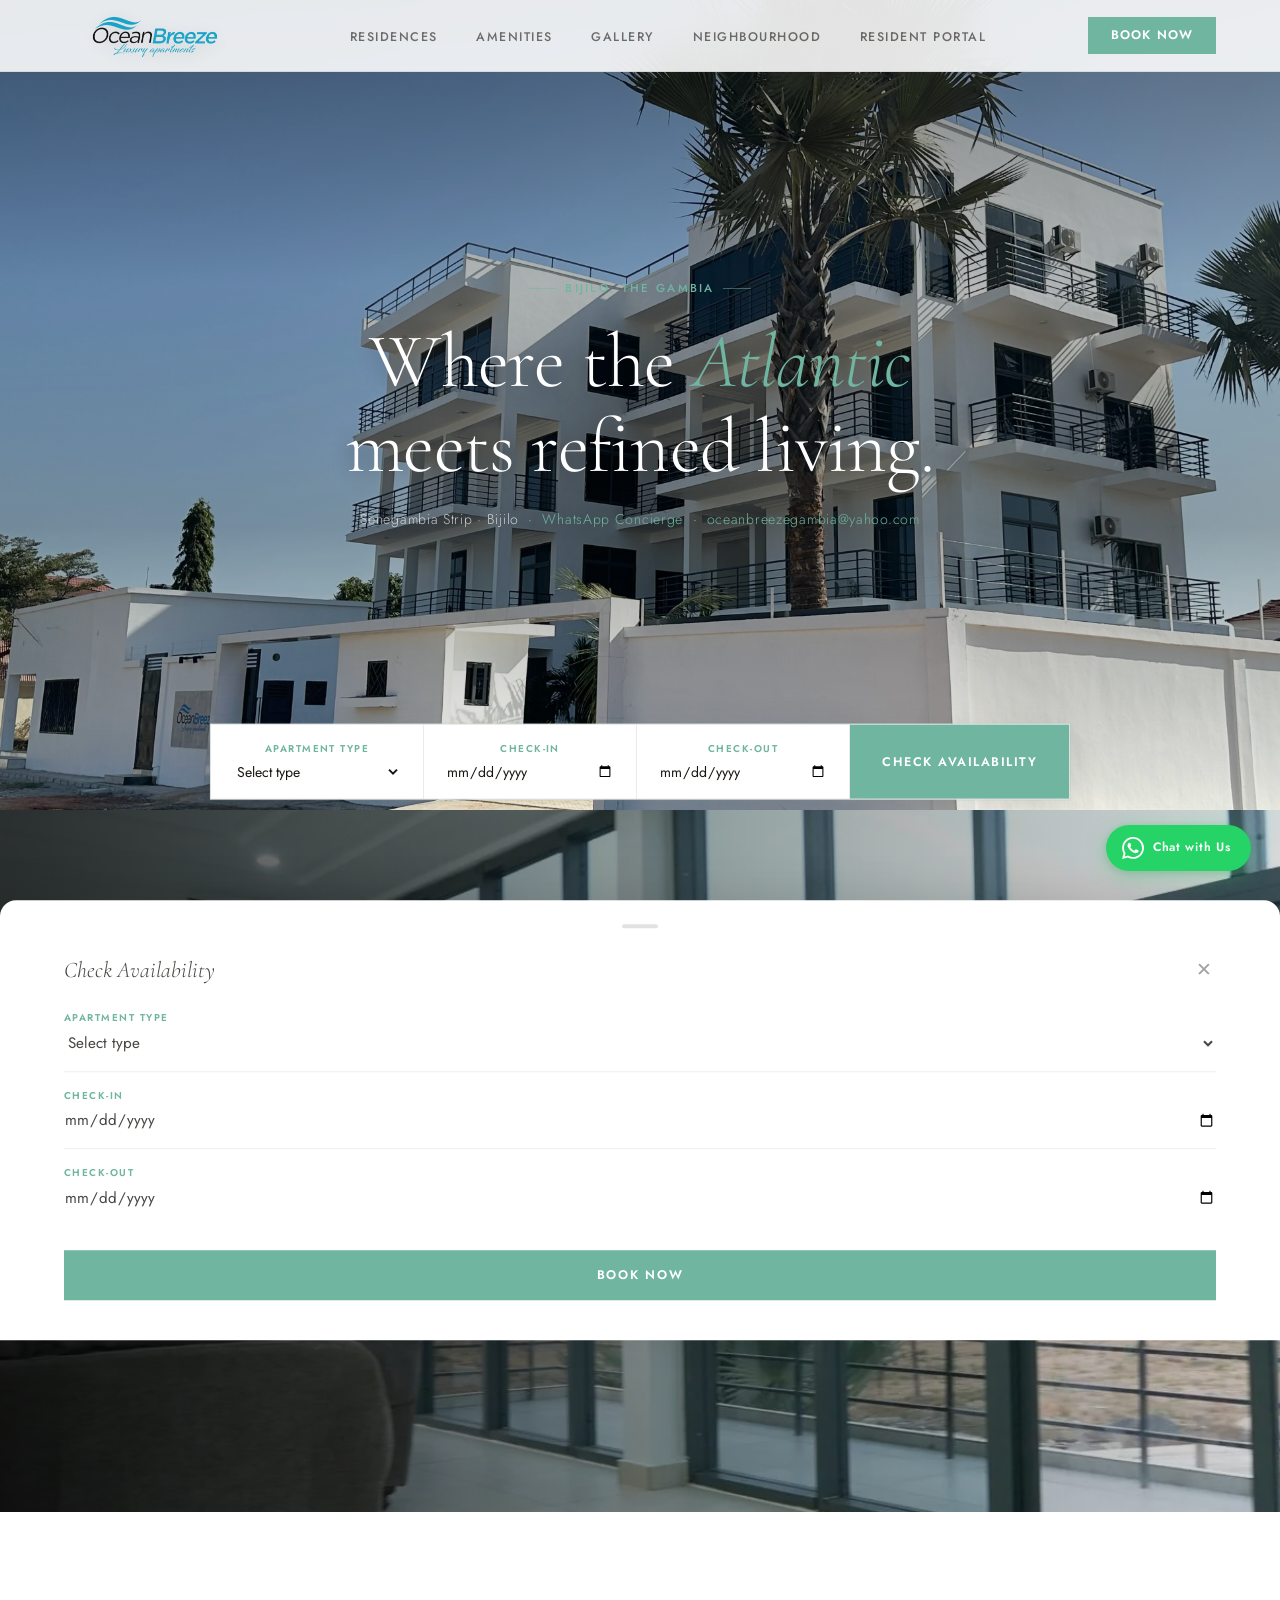
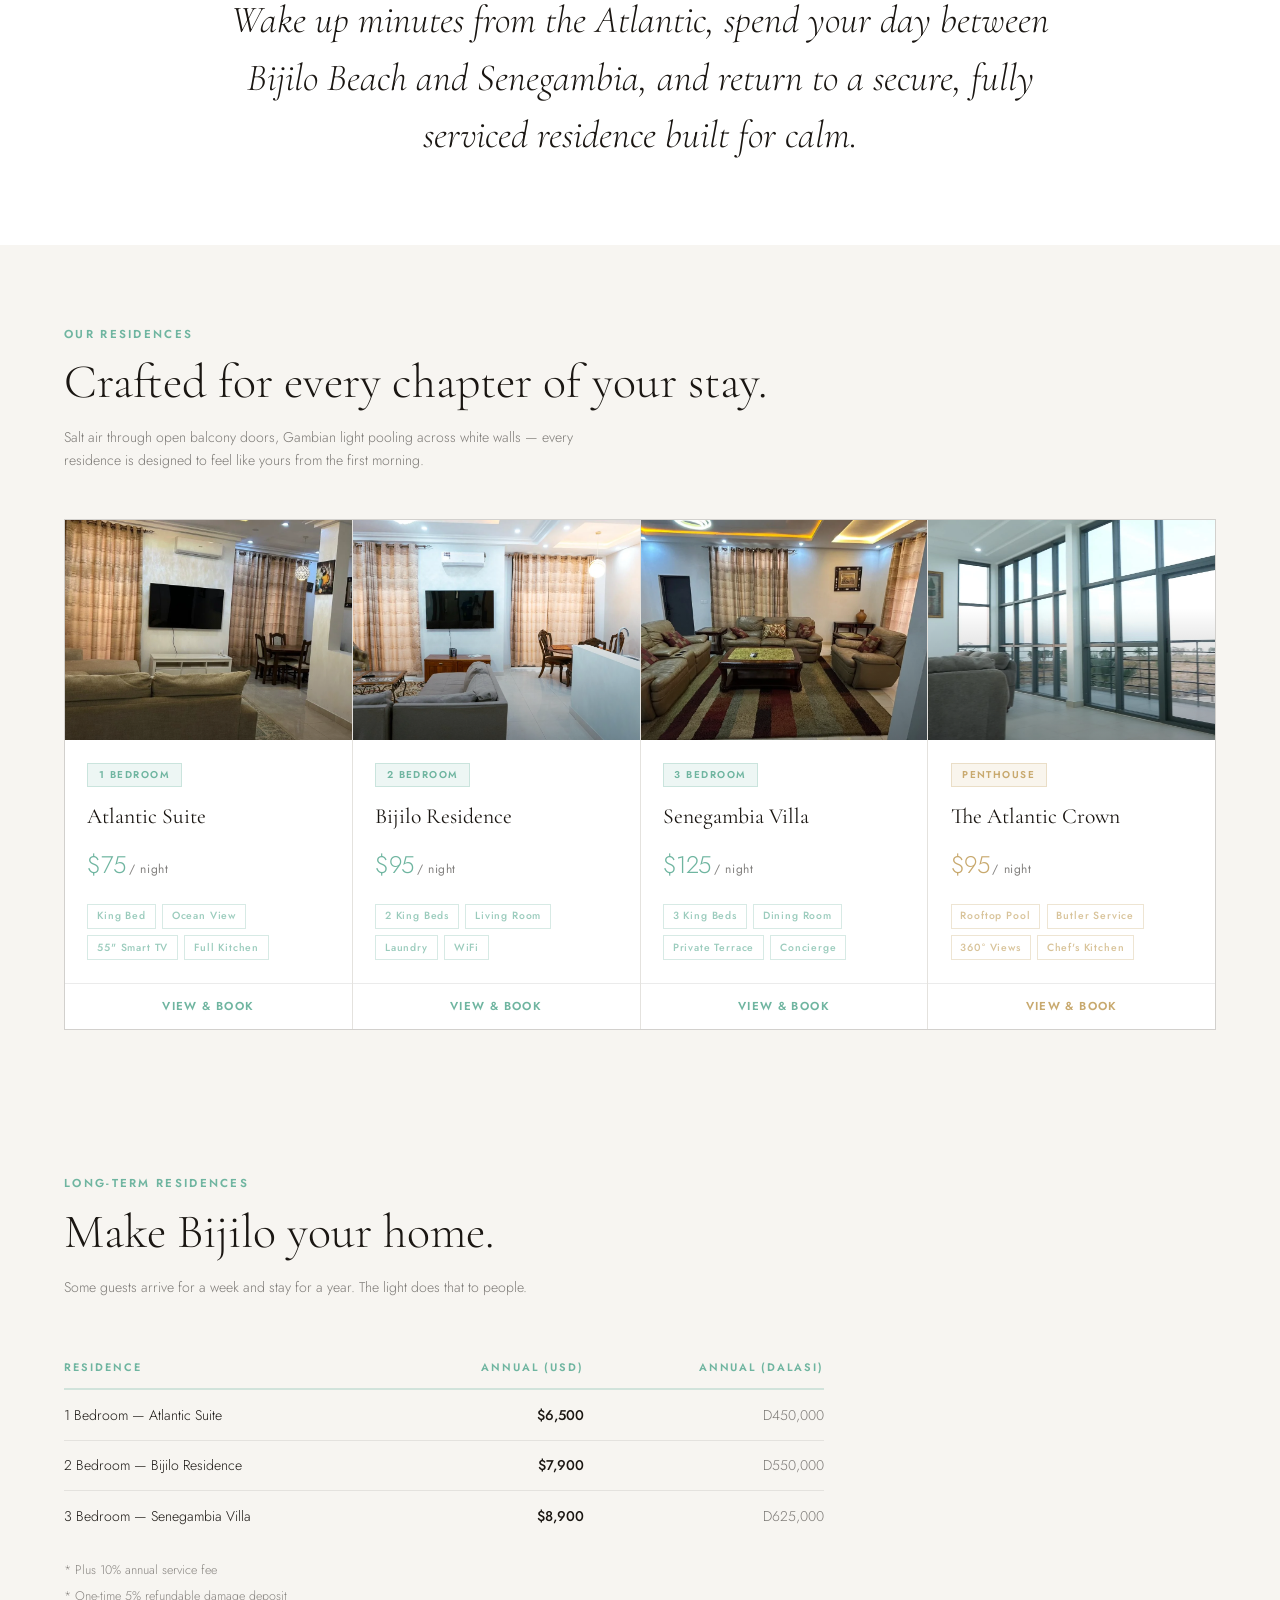
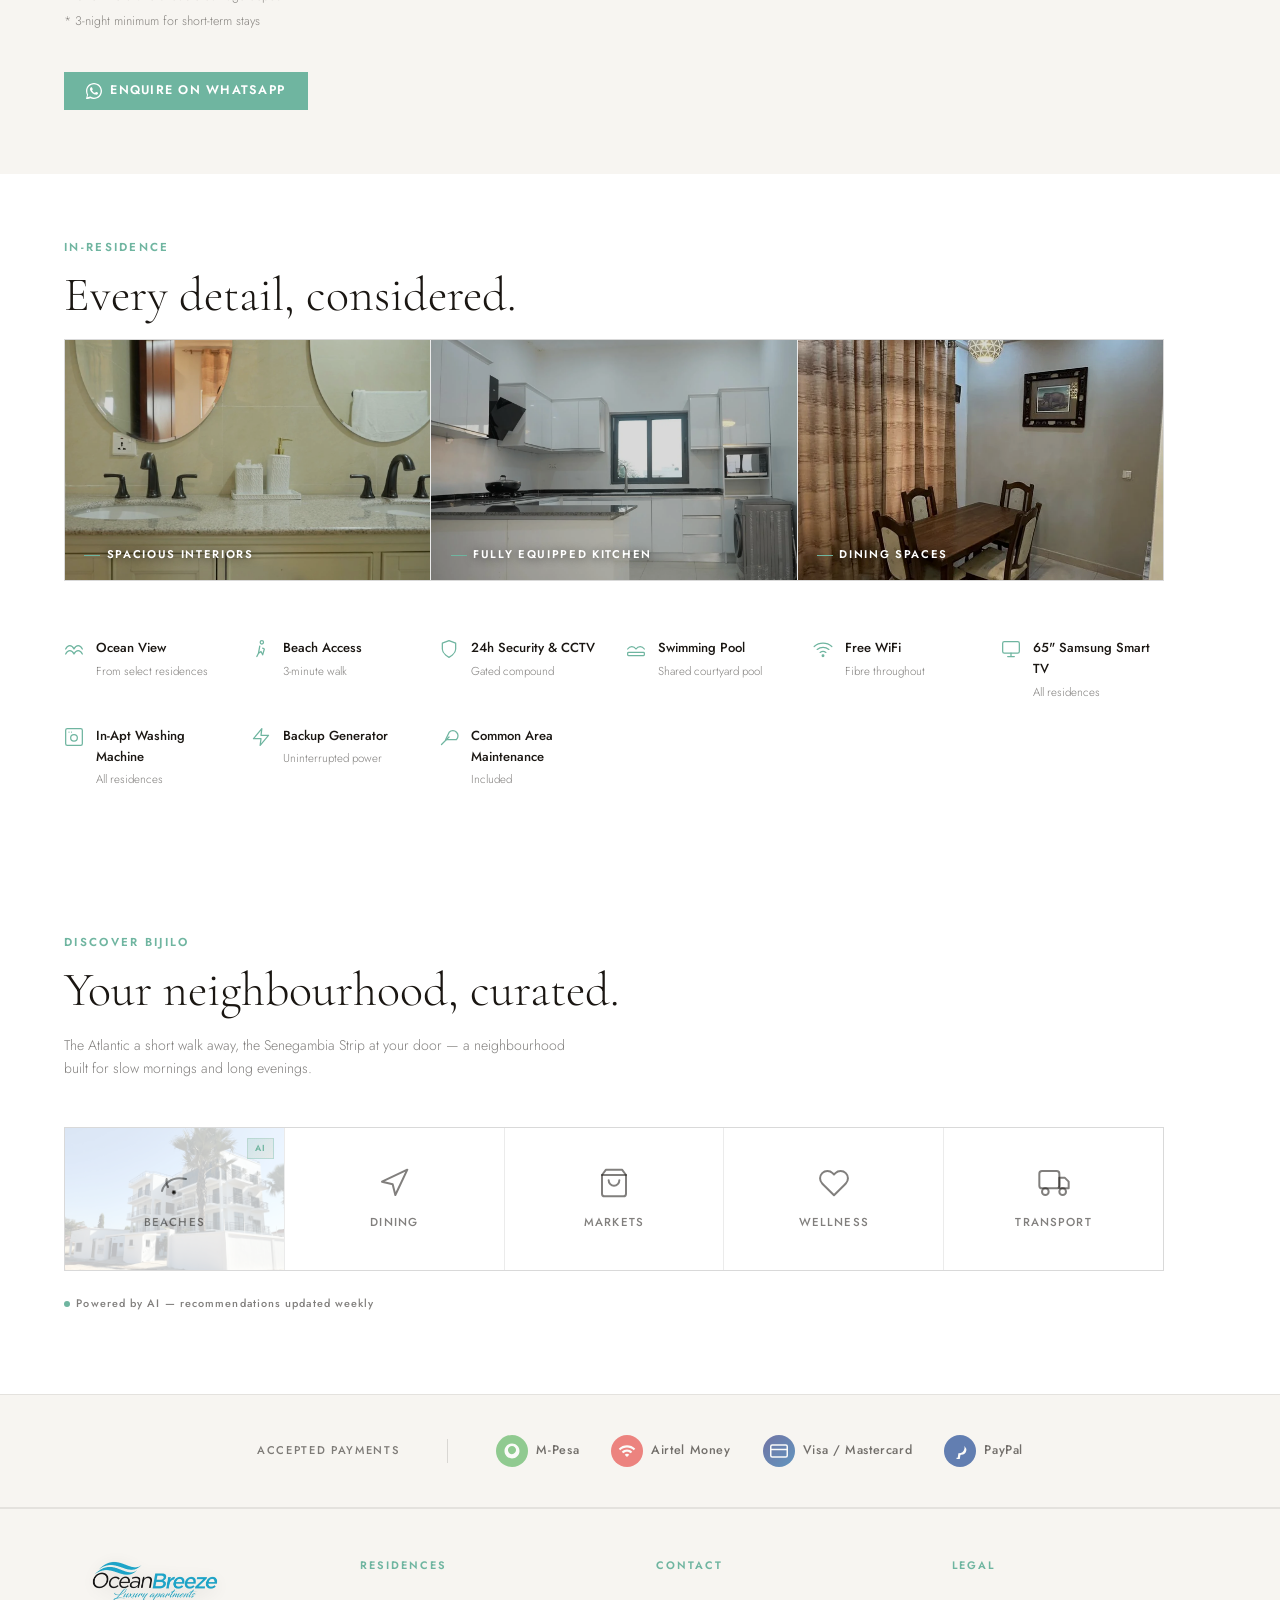
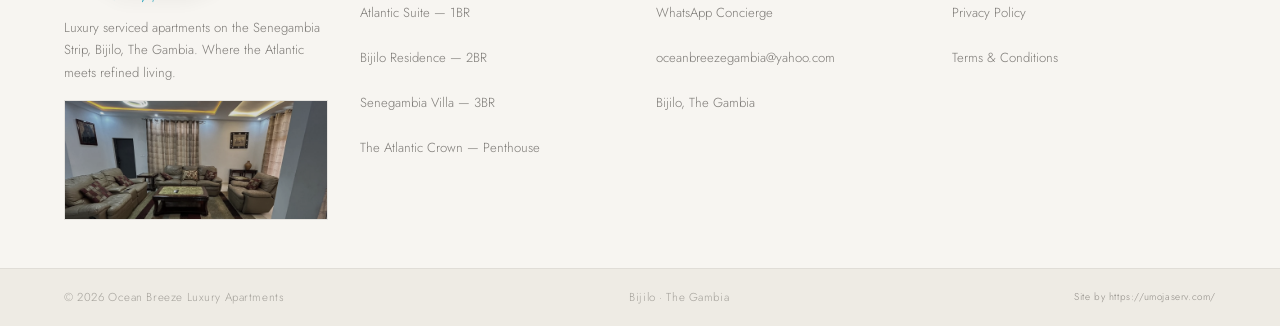
<file: index.html>
<!DOCTYPE html>
<html lang="en">
<head>
<meta charset="UTF-8">
<meta name="viewport" content="width=device-width, initial-scale=1.0">
<title>Ocean Breeze Luxury Apartments — Bijilo Beach, The Gambia</title>
<meta name="description" content="Ocean Breeze Luxury Apartments — fully serviced 1–4 bedroom residences steps from Bijilo Beach, The Gambia. Short &amp; long-term stays available. Book direct from $75/night.">
<meta name="keywords" content="luxury apartments Bijilo, Gambia holiday apartments, Senegambia Strip accommodation, Atlantic Beach Gambia, Ocean Breeze Gambia, Bijilo Beach rental, serviced apartments Banjul">
<meta name="robots" content="index,follow">
<meta name="theme-color" content="#ffffff">
<link rel="canonical" href="https://mrafrica12.github.io/template1/">

<!-- Open Graph -->
<meta property="og:type" content="website">
<meta property="og:url" content="https://mrafrica12.github.io/template1/">
<meta property="og:site_name" content="Ocean Breeze Luxury Apartments">
<meta property="og:title" content="Ocean Breeze Luxury Apartments — Bijilo, The Gambia">
<meta property="og:description" content="Fully serviced 1–4 bedroom residences steps from Bijilo Beach. Pool, ocean views. Short &amp; long-term stays available. Book direct from $75/night.">
<meta property="og:image" content="https://mrafrica12.github.io/template1/assets/hero/hero.webp">
<meta property="og:image:width" content="1200">
<meta property="og:image:height" content="630">
<meta property="og:image:alt" content="Ocean Breeze Luxury Apartments near Bijilo Beach, The Gambia">

<!-- Twitter Card -->
<meta name="twitter:card" content="summary_large_image">
<meta name="twitter:title" content="Ocean Breeze Luxury Apartments — Bijilo, The Gambia">
<meta name="twitter:description" content="Fully serviced 1–4 bedroom residences steps from Bijilo Beach. Short &amp; long-term stays available. Book direct from $75/night.">
<meta name="twitter:image" content="https://mrafrica12.github.io/template1/assets/hero/hero.webp">

<!-- Performance: preconnect + preload -->
<link rel="preconnect" href="https://fonts.googleapis.com">
<link rel="preconnect" href="https://fonts.gstatic.com" crossorigin>
<link rel="preload" as="image" href="assets/hero/hero.webp" fetchpriority="high">
<link rel="preload" as="image" href="assets/logo/oceanbreeze-logo.webp">
<link href="https://fonts.googleapis.com/css2?family=Cormorant+Garamond:ital,wght@0,300;0,400;0,500;0,600;1,300;1,400&family=Jost:wght@300;400;500;600&display=swap" rel="stylesheet">

<!-- Shared styles -->
<link rel="stylesheet" href="assets/css/style.css">

<script type="application/ld+json">
{
  "@context": "https://schema.org",
  "@type": "LodgingBusiness",
  "name": "Ocean Breeze Luxury Apartments",
  "url": "https://mrafrica12.github.io/template1/",
  "image": "https://mrafrica12.github.io/template1/assets/hero/hero.webp",
  "description": "Fully serviced 1-4 bedroom luxury apartments steps from Bijilo Beach on the Senegambia Strip in The Gambia.",
  "email": "oceanbreezegambia@yahoo.com",
  "address": {
    "@type": "PostalAddress",
    "streetAddress": "Senegambia Strip, Bijilo",
    "addressLocality": "Bijilo",
    "addressCountry": "GM"
  },
  "priceRange": "$75-$125 per night"
}
</script>

<style>
  section { padding: 5rem 5vw; }

  /* ── HERO ── */
  .hero {
    position: relative;
    height: 90vh;
    min-height: 600px;
    display: flex;
    flex-direction: column;
    justify-content: center;
    align-items: center;
    text-align: center;
    overflow: hidden;
    padding-top: 72px;
  }
  .hero-photo {
    position: absolute;
    inset: 0;
    width: 100%; height: 100%;
    object-fit: cover;
    object-position: center 40%;
    transform: scale(1.04);
    animation: heroZoom 18s ease-in-out infinite alternate;
  }
  @keyframes heroZoom {
    0%   { transform: scale(1.04) translateX(0); }
    100% { transform: scale(1.1) translateX(-1%); }
  }
  .hero-bg {
    position: absolute;
    inset: 0;
    background:
      linear-gradient(to bottom,
        rgba(0,0,0,0.5) 0%,
        rgba(0,0,0,0.28) 35%,
        rgba(0,0,0,0.35) 65%,
        rgba(0,0,0,0.0) 100%),
      linear-gradient(135deg, rgba(111,181,160,0.08) 0%, transparent 60%);
    z-index: 1;
  }
  .hero-content {
    position: relative;
    z-index: 2;
    text-shadow: 0 2px 20px rgba(0,0,0,0.4);
    max-width: 860px;
    padding: 0 5vw;
  }
  .hero-eyebrow {
    display: inline-flex;
    align-items: center;
    gap: 0.5rem;
    font-size: 0.72rem;
    font-weight: 500;
    letter-spacing: 0.2em;
    text-transform: uppercase;
    color: var(--teal);
    margin-bottom: 1.4rem;
    opacity: 0;
    animation: fadeUp 0.8s 0.3s forwards;
  }
  .hero-eyebrow::before, .hero-eyebrow::after {
    content: '';
    display: block;
    width: 28px; height: 1px;
    background: var(--teal);
    opacity: 0.5;
  }
  .hero-headline {
    font-family: 'Cormorant Garamond', serif;
    font-size: clamp(2.6rem, 6vw, 5rem);
    font-weight: 300;
    line-height: 1.1;
    letter-spacing: -0.01em;
    color: #ffffff;
    margin-bottom: 1.2rem;
    opacity: 0;
    animation: fadeUp 0.9s 0.5s forwards;
  }
  .hero-headline em { font-style: italic; color: var(--teal); }
  .hero-sub {
    font-size: 0.88rem;
    font-weight: 300;
    letter-spacing: 0.05em;
    color: rgba(255,255,255,0.72);
    opacity: 0;
    animation: fadeUp 0.9s 0.7s forwards;
  }
  .hero-sub a { color: var(--teal); text-decoration: none; display: inline-block; padding: 14px 0.2rem; margin: -14px -0.2rem; }
  .hero-sub a:hover { text-decoration: underline; }

  /* Booking bar */
  .booking-bar-wrap {
    position: absolute;
    bottom: 1.5rem; left: 0; right: 0;
    z-index: 3;
    display: flex;
    justify-content: center;
    padding: 0 5vw;
    transform: translateY(18%);
  }
  @media (max-width: 600px) {
    .booking-bar-wrap { display: none; }
    .hero-photo {
      transform: none;
      animation: none;
    }
  }

  /* ── MOBILE STICKY BAR ── */
  .mobile-book-bar {
    display: none;
    position: fixed;
    bottom: 0; left: 0; right: 0;
    z-index: 150;
    background: #ffffff;
    border-top: 1px solid rgba(111,181,160,0.25);
    padding: 0.9rem 5vw;
    box-shadow: 0 -4px 24px rgba(0,0,0,0.08);
  }
  @media (max-width: 600px) {
    .mobile-book-bar { display: flex; align-items: center; justify-content: space-between; gap: 1rem; }
  }
  .mobile-book-label {
    font-family: 'Cormorant Garamond', serif;
    font-size: 1.05rem;
    font-style: italic;
    font-weight: 300;
    color: rgba(26,22,18,0.5);
    white-space: nowrap;
  }
  .mobile-book-cta {
    flex-shrink: 0;
    display: inline-flex;
    align-items: center;
    gap: 0.5rem;
    padding: 0.65rem 1.4rem;
    background: var(--teal);
    color: #fff;
    font-family: 'Jost', sans-serif;
    font-size: 0.72rem;
    font-weight: 600;
    letter-spacing: 0.12em;
    text-transform: uppercase;
    border: none;
    cursor: pointer;
    transition: background 0.2s;
  }
  .mobile-book-cta:hover { background: #5a9e8a; }

  /* ── BOOKING HALF-SHEET ── */
  .sheet-overlay {
    display: none;
    position: fixed;
    inset: 0;
    background: rgba(10,13,15,0.55);
    z-index: 160;
    opacity: 0;
    transition: opacity 0.3s ease;
  }
  .sheet-overlay.open { display: block; }
  .sheet-overlay.visible { opacity: 1; }
  .booking-sheet {
    position: fixed;
    bottom: 0; left: 0; right: 0;
    z-index: 161;
    background: #ffffff;
    padding: 1.5rem 5vw 2.5rem;
    transform: translateY(100%);
    transition: transform 0.38s cubic-bezier(0.32,0.72,0,1);
    border-radius: 16px 16px 0 0;
    box-shadow: 0 -8px 40px rgba(0,0,0,0.12);
  }
  .booking-sheet.open { transform: translateY(0); }
  .sheet-handle {
    width: 36px; height: 4px;
    background: rgba(26,22,18,0.12);
    border-radius: 2px;
    margin: 0 auto 1.5rem;
  }
  .sheet-header {
    display: flex;
    align-items: center;
    justify-content: space-between;
    margin-bottom: 1.4rem;
  }
  .sheet-title {
    font-family: 'Cormorant Garamond', serif;
    font-size: 1.4rem;
    font-weight: 300;
    font-style: italic;
    color: rgba(26,22,18,0.8);
  }
  .sheet-close {
    background: none;
    border: none;
    cursor: pointer;
    padding: 0.25rem;
    color: rgba(26,22,18,0.4);
    font-size: 1.2rem;
    line-height: 1;
    transition: color 0.2s;
  }
  .sheet-close:hover { color: rgba(26,22,18,0.8); }
  .sheet-field {
    display: flex;
    flex-direction: column;
    gap: 0.3rem;
    margin-bottom: 1rem;
    padding-bottom: 1rem;
    border-bottom: 1px solid rgba(26,22,18,0.07);
  }
  .sheet-field:last-of-type { border-bottom: none; }
  .sheet-field label {
    font-size: 0.62rem;
    font-weight: 600;
    letter-spacing: 0.15em;
    text-transform: uppercase;
    color: var(--teal);
  }
  .sheet-field select,
  .sheet-field input {
    background: none;
    border: none;
    outline: none;
    font-family: 'Jost', sans-serif;
    font-size: 0.95rem;
    font-weight: 400;
    color: rgba(26,22,18,0.8);
    width: 100%;
    cursor: pointer;
    padding: 0;
  }
  .sheet-submit {
    width: 100%;
    padding: 1rem;
    margin-top: 0.5rem;
    background: var(--teal);
    color: #ffffff;
    font-family: 'Jost', sans-serif;
    font-size: 0.78rem;
    font-weight: 600;
    letter-spacing: 0.14em;
    text-transform: uppercase;
    border: none;
    cursor: pointer;
    transition: background 0.2s;
  }
  .sheet-submit:hover { background: #5a9e8a; }
  .booking-bar {
    display: flex;
    align-items: stretch;
    background: var(--charcoal-light);
    border: 1px solid var(--white-12);
    max-width: 860px;
    width: 100%;
    box-shadow: 0 12px 40px rgba(0,0,0,0.10), 0 0 0 1px rgba(111,181,160,0.12);
  }
  .booking-field {
    flex: 1;
    display: flex;
    flex-direction: column;
    justify-content: center;
    padding: 1rem 1.4rem;
    border-right: 1px solid var(--white-8);
    cursor: pointer;
    transition: background 0.2s;
    min-width: 0;
    min-height: 64px;
  }
  .booking-field:hover { background: var(--white-5); }
  .booking-field label {
    font-size: 0.62rem;
    font-weight: 600;
    letter-spacing: 0.15em;
    text-transform: uppercase;
    color: var(--teal);
    margin-bottom: 0.25rem;
  }
  .booking-field select,
  .booking-field input {
    background: none;
    border: none;
    outline: none;
    color: var(--parchment);
    font-family: 'Jost', sans-serif;
    font-size: 0.88rem;
    font-weight: 400;
    width: 100%;
    cursor: pointer;
  }
  .booking-field select option { background: var(--charcoal-light); }
  .booking-bar .btn-book {
    display: inline-flex;
    align-items: center;
    justify-content: center;
    align-self: stretch;
    flex-shrink: 0;
    padding: 0 2rem;
    font-size: 0.78rem;
    letter-spacing: 0.12em;
    line-height: 1.15;
    text-align: center;
    white-space: nowrap;
  }


  /* ── CINEMATIC STRIP ── */
  .cinematic-strip {
    position: relative;
    height: 78vh;
    min-height: 520px;
    overflow: hidden;
    display: flex;
    align-items: center;
    justify-content: center;
  }
  .cinematic-strip img {
    position: absolute;
    inset: 0;
    width: 100%; height: 100%;
    object-fit: cover;
    object-position: center 35%;
    transform: scale(1.06);
    transition: transform 8s ease;
  }
  .cinematic-strip:hover img { transform: scale(1.1); }
  .cinematic-strip-overlay {
    position: absolute;
    inset: 0;
    background: linear-gradient(to right,
      rgba(0,0,0,0.75) 0%,
      rgba(0,0,0,0.45) 40%,
      rgba(0,0,0,0.15) 100%);
  }
  .cinematic-strip-content {
    position: relative;
    z-index: 2;
    padding: 0 5vw;
    max-width: 600px;
    margin-right: auto;
    margin-left: 5vw;
  }
  .cinematic-strip-content .section-eyebrow { margin-bottom: 0.6rem; }
  .cinematic-strip-content h2 {
    font-family: 'Cormorant Garamond', serif;
    font-size: clamp(1.8rem, 3.5vw, 2.8rem);
    font-weight: 300;
    line-height: 1.15;
    color: #ffffff;
    margin-bottom: 1rem;
  }
  .cinematic-strip-content p {
    font-size: 0.88rem;
    color: rgba(255,255,255,0.70);
    line-height: 1.7;
    max-width: 420px;
  }

  /* ── RESIDENCE CARD PHOTO ── */
  .res-illustration {
    width: 100%;
    height: 220px;
    overflow: hidden;
    position: relative;
    background: var(--charcoal);
  }
  .res-illustration img {
    width: 100%; height: 100%;
    object-fit: cover;
    object-position: center;
    transition: transform 0.6s ease;
    display: block;
  }
  .res-card:hover .res-illustration img { transform: scale(1.05); }
  .res-illustration-overlay {
    position: absolute;
    bottom: 0; left: 0; right: 0;
    height: 60%;
    background: linear-gradient(to top, rgba(0,0,0,0.35) 0%, transparent 100%);
    pointer-events: none;
  }

  /* ── AMENITIES PHOTO ROW ── */
  .amenities-photos {
    display: grid;
    grid-template-columns: repeat(3, 1fr);
    gap: 1px;
    background: var(--white-8);
    border: 1px solid var(--white-8);
    max-width: 1100px;
    margin-bottom: 3.5rem;
    overflow: hidden;
  }
  .amenities-photo {
    position: relative;
    height: 240px;
    overflow: hidden;
  }
  .amenities-photo img {
    width: 100%; height: 100%;
    object-fit: cover;
    object-position: center;
    transition: transform 0.5s ease;
    display: block;
    filter: brightness(0.85);
  }
  .amenities-photo:hover img { transform: scale(1.04); filter: brightness(0.95); }
  .amenities-photo-label {
    position: absolute;
    bottom: 1rem; left: 1.2rem;
    font-size: 0.7rem;
    font-weight: 600;
    letter-spacing: 0.15em;
    text-transform: uppercase;
    color: #ffffff;
    text-shadow: 0 1px 8px rgba(0,0,0,0.6);
  }
  .amenities-photo-label::before {
    content: '';
    display: inline-block;
    width: 16px; height: 1px;
    background: var(--teal);
    margin-right: 0.4rem;
    vertical-align: middle;
  }

  /* ── NEIGHBOURHOOD BEACH TILE ── */
  .nb-tile-photo {
    position: absolute;
    inset: 0;
    width: 100%; height: 100%;
    object-fit: cover;
    object-position: center;
    opacity: 0.25;
    transition: opacity 0.3s;
  }
  .nb-tile:hover .nb-tile-photo { opacity: 0.35; }

  /* ── FOOTER PHOTO ── */
  .footer-building {
    width: 100%;
    height: 120px;
    overflow: hidden;
    margin-top: 1rem;
    border: 1px solid var(--white-8);
  }
  .footer-building img {
    width: 100%; height: 100%;
    object-fit: cover;
    object-position: center top;
    filter: brightness(0.85) saturate(0.6);
    transition: filter 0.3s;
  }
  .footer-building:hover img { filter: brightness(0.95) saturate(0.75); }

  /* ── PHILOSOPHY ── */
  .philosophy-section {
    padding: 5rem 5vw;
    background: var(--charcoal);
    display: flex;
    justify-content: center;
  }
  .philosophy-text {
    font-family: 'Cormorant Garamond', serif;
    font-size: clamp(1.5rem, 3vw, 2.4rem);
    font-weight: 300;
    font-style: italic;
    line-height: 1.5;
    color: var(--parchment);
    text-align: center;
    max-width: 820px;
  }

  /* ── RESIDENCES ── */
  #residences { background: var(--charcoal-mid); }
  .residences-grid {
    display: grid;
    grid-template-columns: repeat(4, 1fr);
    gap: 1px;
    background: var(--white-8);
    border: 1px solid var(--white-8);
    max-width: 1200px;
  }
  .res-card {
    background: var(--charcoal-light);
    display: flex;
    flex-direction: column;
    transition: transform 0.25s, box-shadow 0.25s;
    cursor: pointer;
    overflow: hidden;
  }
  .res-card:hover {
    transform: translateY(-4px);
    box-shadow: 0 12px 32px rgba(0,0,0,0.12);
    z-index: 2;
  }
  .res-body { padding: 1.4rem; flex: 1; display: flex; flex-direction: column; gap: 0.75rem; }
  .res-badge {
    display: inline-block;
    padding: 0.2rem 0.65rem;
    font-size: 0.62rem;
    font-weight: 600;
    letter-spacing: 0.15em;
    text-transform: uppercase;
    background: var(--teal-dim);
    color: var(--teal);
    border: 1px solid var(--teal-border);
    align-self: flex-start;
  }
  .res-card.penthouse .res-badge { background: var(--gold-dim); color: var(--gold); border-color: var(--gold-border); }
  .res-card.penthouse .res-price { color: var(--gold); }
  .res-card.penthouse .res-tag { border-color: var(--gold-border); color: rgba(200,169,110,0.7); }
  .res-card.penthouse:hover { box-shadow: 0 20px 50px rgba(0,0,0,0.5), 0 0 0 1px var(--gold-border); }
  .res-name {
    font-family: 'Cormorant Garamond', serif;
    font-size: 1.35rem;
    font-weight: 400;
    color: var(--parchment);
  }
  .res-price {
    font-size: 1.5rem;
    font-weight: 300;
    color: var(--teal);
    letter-spacing: -0.02em;
  }
  .res-price span {
    font-size: 0.75rem;
    font-weight: 400;
    letter-spacing: 0.05em;
    color: var(--parchment-dim);
    margin-left: 0.2rem;
  }
  .res-tags { display: flex; flex-wrap: wrap; gap: 0.4rem; margin-top: auto; padding-top: 0.5rem; }
  .res-tag {
    font-size: 0.65rem;
    font-weight: 500;
    letter-spacing: 0.08em;
    padding: 0.2rem 0.55rem;
    border: 1px solid var(--teal-border);
    color: rgba(111,181,160,0.7);
  }
  .res-cta {
    display: block;
    text-align: center;
    padding: 0.85rem;
    background: none;
    border: none;
    border-top: 1px solid var(--white-8);
    font-family: 'Jost', sans-serif;
    font-size: 0.72rem;
    font-weight: 600;
    letter-spacing: 0.12em;
    text-transform: uppercase;
    color: var(--teal);
    cursor: pointer;
    transition: background 0.2s;
    text-decoration: none;
  }
  .res-cta:hover { background: var(--teal-dim); }
  .res-card.penthouse .res-cta { color: var(--gold); }
  .res-card.penthouse .res-cta:hover { background: var(--gold-dim); }

  /* ── NEIGHBOURHOOD ── */
  #neighbourhood { background: var(--charcoal); }
  .neighbourhood-grid {
    display: flex;
    gap: 1px;
    background: var(--white-8);
    border: 1px solid var(--white-8);
    max-width: 1100px;
  }
  .nb-tile {
    flex: 1;
    display: flex;
    flex-direction: column;
    align-items: center;
    justify-content: center;
    gap: 0.9rem;
    padding: 2.4rem 1rem;
    background: var(--charcoal-light);
    text-decoration: none;
    transition: background 0.2s;
    cursor: pointer;
    position: relative;
    min-height: 140px;
  }
  .nb-tile:hover { background: var(--teal-dim); }
  .nb-tile:hover .nb-icon { stroke: var(--teal); }
  .nb-tile:hover .nb-label { color: var(--teal); }
  .nb-icon {
    width: 32px; height: 32px;
    stroke: var(--parchment-dim);
    fill: none;
    stroke-width: 1.5;
    stroke-linecap: round;
    stroke-linejoin: round;
    transition: stroke 0.2s;
  }
  .nb-label {
    font-size: 0.72rem;
    font-weight: 500;
    letter-spacing: 0.1em;
    text-transform: uppercase;
    color: var(--parchment-dim);
    transition: color 0.2s;
  }
  .ai-chip {
    position: absolute;
    top: 0.6rem; right: 0.6rem;
    font-size: 0.55rem;
    font-weight: 600;
    letter-spacing: 0.12em;
    text-transform: uppercase;
    padding: 0.15rem 0.45rem;
    background: linear-gradient(135deg, rgba(111,181,160,0.2), rgba(200,169,110,0.15));
    border: 1px solid rgba(111,181,160,0.3);
    color: var(--teal);
    display: none;
  }
  .nb-tile:first-child .ai-chip { display: block; }
  .ai-badge {
    display: inline-flex;
    align-items: center;
    gap: 0.4rem;
    font-size: 0.68rem;
    font-weight: 500;
    letter-spacing: 0.1em;
    color: var(--parchment-dim);
    margin-top: 1.5rem;
  }
  .ai-badge::before {
    content: '';
    display: block;
    width: 6px; height: 6px;
    background: var(--teal);
    border-radius: 50%;
    animation: pulse 2s ease-in-out infinite;
  }

  /* ── PAYMENT BAR ── */
  .payment-bar {
    padding: 2.5rem 5vw;
    background: var(--charcoal-mid);
    border-top: 1px solid var(--white-8);
    border-bottom: 1px solid var(--white-8);
  }
  .payment-bar-inner {
    max-width: 900px;
    margin: 0 auto;
    display: flex;
    align-items: center;
    justify-content: center;
    gap: 3rem;
    flex-wrap: wrap;
  }
  .pay-label {
    font-size: 0.7rem;
    font-weight: 500;
    letter-spacing: 0.15em;
    text-transform: uppercase;
    color: var(--parchment-dim);
  }
  .pay-divider { width: 1px; height: 24px; background: var(--white-12); }
  .pay-logos { display: flex; align-items: center; gap: 2rem; }
  .pay-logo {
    display: flex;
    align-items: center;
    gap: 0.5rem;
    opacity: 0.6;
    transition: opacity 0.2s;
    cursor: default;
  }
  .pay-logo:hover { opacity: 1; }
  .pay-logo-mark {
    width: 32px; height: 32px;
    border-radius: 50%;
    display: flex;
    align-items: center;
    justify-content: center;
    font-size: 0.62rem;
    font-weight: 700;
  }
  .pay-logo-name {
    font-size: 0.78rem;
    font-weight: 500;
    letter-spacing: 0.05em;
    color: var(--parchment);
  }

  /* ── AMENITIES ICONS GRID ── */
  .amenity-item { display: flex; gap: 0.75rem; align-items: flex-start; }
  .amenity-item svg { flex-shrink: 0; margin-top: 2px; }
  .amenity-title { font-size: 0.82rem; font-weight: 500; color: var(--parchment); margin-bottom: 0.2rem; }
  .amenity-sub { font-size: 0.72rem; color: var(--parchment-dim); }

  /* ── RESPONSIVE ── */
  @media (max-width: 900px) {
    .booking-bar { flex-direction: column; gap: 0; }
    .booking-bar-wrap { bottom: 3rem; transform: none; }
    .booking-field { border-right: none; border-bottom: 1px solid var(--white-8); }
    .booking-bar .btn-book { display: flex; justify-content: center; padding: 1rem; }
    .residences-grid { grid-template-columns: repeat(2, 1fr); }
    .neighbourhood-grid { flex-wrap: wrap; }
    .nb-tile { flex: 1 1 calc(33% - 1px); min-width: 120px; }
    .amenities-photos { grid-template-columns: 1fr; }
    .amenities-photo { height: 200px; }
    .cinematic-strip-content { margin-left: 5vw; }
  }

  @media (max-width: 600px) {
    .booking-bar-wrap { padding: 0 3vw; }
    .residences-grid { grid-template-columns: 1fr; }
    .neighbourhood-grid { flex-direction: column; }
    .nb-tile { flex: none; width: 100%; }
    .payment-bar-inner { gap: 1.5rem; }
    .pay-logos {
      flex-wrap: wrap;
      justify-content: center;
      gap: 1rem 1.25rem;
      width: 100%;
    }
    .pay-logo { min-width: 128px; justify-content: center; }
    .pay-divider { display: none; }
    .fab-whatsapp { bottom: 5.4rem; }
    .cinematic-strip { height: 60vw; min-height: 260px; }
    .cinematic-strip-overlay {
      background: linear-gradient(to bottom,
        rgba(10,13,15,0.5) 0%,
        rgba(10,13,15,0.7) 100%);
    }
    .cinematic-strip-content { margin: 0; text-align: center; max-width: 100%; }
    .res-illustration { height: 200px; }
  }
</style>
</head>
<body>

<!-- NAV -->
<nav id="navbar">
  <a href="#" class="nav-logo" aria-label="Ocean Breeze Luxury Apartments home">
    <img src="assets/logo/oceanbreeze-logo.webp" alt="Ocean Breeze Luxury Apartments" width="184" height="48" decoding="async">
  </a>
  <ul class="nav-links">
    <li><a href="#residences">Residences</a></li>
    <li><a href="#amenities">Amenities</a></li>
    <li><a href="pages/gallery.html">Gallery</a></li>
    <li><a href="pages/neighbourhood.html">Neighbourhood</a></li>
    <li><a href="admin/portal.html">Resident Portal</a></li>
  </ul>
  <a href="pages/booking.html" class="btn-book">Book Now</a>
  <button class="nav-hamburger" id="hamburger" aria-label="Open menu" aria-expanded="false">
    <span></span><span></span><span></span>
  </button>
</nav>

<!-- MOBILE DRAWER -->
<div class="nav-drawer" id="navDrawer" role="dialog" aria-label="Navigation menu">
  <ul>
    <li><a href="#residences">Residences</a></li>
    <li><a href="#amenities">Amenities</a></li>
    <li><a href="pages/gallery.html">Gallery</a></li>
    <li><a href="pages/neighbourhood.html">Neighbourhood</a></li>
    <li><a href="admin/portal.html">Resident Portal</a></li>
  </ul>
  <a href="pages/booking.html" class="drawer-book">Book Now</a>
  <span class="drawer-location">Bijilo · The Gambia</span>
</div>

<!-- HERO -->
<section class="hero" id="home" aria-label="Hero — Bijilo Atlantic Beach">
  <img src="assets/hero/hero.webp" alt="Bijilo Atlantic Beach at sunset" class="hero-photo"
       width="1920" height="1080" fetchpriority="high" decoding="async">
  <div class="hero-bg" aria-hidden="true"></div>
  <div class="hero-content">
    <div class="hero-eyebrow">Bijilo, The Gambia</div>
    <h1 class="hero-headline">Where the <em>Atlantic</em><br>meets refined living.</h1>
    <p class="hero-sub">
      Senegambia Strip · Bijilo &nbsp;·&nbsp;
    <a href="#" data-whatsapp-link>WhatsApp Concierge</a> &nbsp;·&nbsp;
      <a href="mailto:oceanbreezegambia@yahoo.com">oceanbreezegambia@yahoo.com</a>
    </p>
  </div>

  <!-- BOOKING BAR -->
  <div class="booking-bar-wrap">
    <div class="booking-bar" role="search" aria-label="Check availability">
      <div class="booking-field">
        <label for="apt-type">Apartment Type</label>
        <select id="apt-type" aria-label="Select apartment type">
          <option value="">Select type</option>
          <option value="1br">1 Bedroom — $75/night</option>
          <option value="2br">2 Bedroom — $95/night</option>
          <option value="3br">3 Bedroom — $125/night</option>
          <option value="ph">Penthouse — $95/night</option>
        </select>
      </div>
      <div class="booking-field">
        <label for="checkin-date">Check-In</label>
        <input type="date" id="checkin-date" aria-label="Check-in date">
      </div>
      <div class="booking-field">
        <label for="checkout-date">Check-Out</label>
        <input type="date" id="checkout-date" aria-label="Check-out date">
      </div>
      <button class="btn-book" onclick="handleBooking()" aria-label="Check availability and book">
        Check Availability
      </button>
    </div>
  </div>
</section>


<!-- CINEMATIC AERIAL STRIP -->
<div class="cinematic-strip">
  <img src="assets/images/penthouse/living2.webp"
       alt="Ocean Breeze penthouse living room with balcony light"
       loading="lazy" decoding="async" width="1920" height="800">
  <div class="cinematic-strip-overlay" aria-hidden="true"></div>
  <div class="cinematic-strip-content">
    <div class="section-eyebrow">The Property</div>
    <h2>Steps from the Atlantic,<br>metres from Bijilo Beach.</h2>
    <p>A gated, white-façade compound rising four storeys above the Senegambia Strip — with the Atlantic Ocean visible from every upper floor balcony.</p>
  </div>
</div>

<!-- PHILOSOPHY -->
<section class="philosophy-section" aria-label="Brand philosophy">
  <p class="philosophy-text">Wake up minutes from the Atlantic, spend your day between Bijilo Beach and Senegambia, and return to a secure, fully serviced residence built for calm.</p>
</section>

<!-- RESIDENCES -->
<section id="residences" aria-labelledby="residences-title">
  <div class="section-eyebrow">Our Residences</div>
  <h2 class="section-title" id="residences-title">Crafted for every chapter of your stay.</h2>
  <p class="section-sub">Salt air through open balcony doors, Gambian light pooling across white walls — every residence is designed to feel like yours from the first morning.</p>

  <div class="residences-grid">

    <!-- 1BR -->
    <article class="res-card">
      <div class="res-illustration">
        <img src="assets/images/one-bedroom/living-room2.webp"
             alt="Atlantic Suite — elegant white 1-bedroom suite" loading="lazy" decoding="async" width="600" height="220">
        <div class="res-illustration-overlay" aria-hidden="true"></div>
      </div>
      <div class="res-body">
        <span class="res-badge">1 Bedroom</span>
        <div class="res-name">Atlantic Suite</div>
        <div class="res-price">$75<span>/ night</span></div>
        <div class="res-tags">
          <span class="res-tag">King Bed</span>
          <span class="res-tag">Ocean View</span>
          <span class="res-tag">55" Smart TV</span>
          <span class="res-tag">Full Kitchen</span>
        </div>
      </div>
      <a href="pages/booking.html" class="res-cta">View &amp; Book</a>
    </article>

    <!-- 2BR -->
    <article class="res-card">
      <div class="res-illustration">
        <img src="assets/images/two-bedroom/living-room.webp"
             alt="Bijilo Residence — open-plan 2-bedroom suite" loading="lazy" decoding="async" width="600" height="220">
        <div class="res-illustration-overlay" aria-hidden="true"></div>
      </div>
      <div class="res-body">
        <span class="res-badge">2 Bedroom</span>
        <div class="res-name">Bijilo Residence</div>
        <div class="res-price">$95<span>/ night</span></div>
        <div class="res-tags">
          <span class="res-tag">2 King Beds</span>
          <span class="res-tag">Living Room</span>
          <span class="res-tag">Laundry</span>
          <span class="res-tag">WiFi</span>
        </div>
      </div>
      <a href="pages/booking.html" class="res-cta">View &amp; Book</a>
    </article>

    <!-- 3BR -->
    <article class="res-card">
      <div class="res-illustration">
        <img src="assets/images/three-bedroom/living1.webp"
             alt="Senegambia Villa — grand 3-bedroom living room with glass wall" loading="lazy" decoding="async" width="600" height="220">
        <div class="res-illustration-overlay" aria-hidden="true"></div>
      </div>
      <div class="res-body">
        <span class="res-badge">3 Bedroom</span>
        <div class="res-name">Senegambia Villa</div>
        <div class="res-price">$125<span>/ night</span></div>
        <div class="res-tags">
          <span class="res-tag">3 King Beds</span>
          <span class="res-tag">Dining Room</span>
          <span class="res-tag">Private Terrace</span>
          <span class="res-tag">Concierge</span>
        </div>
      </div>
      <a href="pages/booking.html" class="res-cta">View &amp; Book</a>
    </article>

    <!-- PENTHOUSE -->
    <article class="res-card penthouse">
      <div class="res-illustration">
        <img src="assets/images/penthouse/living2.webp"
             alt="The Atlantic Crown — Penthouse panoramic balcony lounge" loading="lazy" decoding="async" width="600" height="220">
        <div class="res-illustration-overlay" aria-hidden="true"></div>
      </div>
      <div class="res-body">
        <span class="res-badge">Penthouse</span>
        <div class="res-name">The Atlantic Crown</div>
        <div class="res-price">$95<span>/ night</span></div>
        <div class="res-tags">
          <span class="res-tag">Rooftop Pool</span>
          <span class="res-tag">Butler Service</span>
          <span class="res-tag">360° Views</span>
          <span class="res-tag">Chef's Kitchen</span>
        </div>
      </div>
      <a href="pages/booking.html" class="res-cta">View &amp; Book</a>
    </article>

  </div>
</section>

<!-- LONG-TERM RESIDENCES -->
<section id="long-term" style="padding:4rem 5vw;background:var(--charcoal-mid);" aria-labelledby="longterm-title">
  <div class="section-eyebrow">Long-Term Residences</div>
  <h2 class="section-title" id="longterm-title">Make Bijilo your home.</h2>
  <p class="section-sub">Some guests arrive for a week and stay for a year. The light does that to people.</p>

  <div style="overflow-x:auto;-webkit-overflow-scrolling:touch;">
    <table style="width:100%;max-width:760px;border-collapse:collapse;font-size:.88rem;line-height:1.6;">
      <thead>
        <tr style="border-bottom:2px solid var(--teal-border);">
          <th style="text-align:left;padding:.75rem 1rem .75rem 0;font-size:.68rem;font-weight:600;letter-spacing:.18em;text-transform:uppercase;color:var(--teal);">Residence</th>
          <th style="text-align:right;padding:.75rem 1rem;font-size:.68rem;font-weight:600;letter-spacing:.18em;text-transform:uppercase;color:var(--teal);">Annual (USD)</th>
          <th style="text-align:right;padding:.75rem 0 .75rem 1rem;font-size:.68rem;font-weight:600;letter-spacing:.18em;text-transform:uppercase;color:var(--teal);">Annual (Dalasi)</th>
        </tr>
      </thead>
      <tbody>
        <tr style="border-bottom:1px solid var(--white-8);">
          <td style="padding:.85rem 1rem .85rem 0;color:#1a1612;">1 Bedroom — Atlantic Suite</td>
          <td style="text-align:right;padding:.85rem 1rem;font-weight:500;color:#1a1612;">$6,500</td>
          <td style="text-align:right;padding:.85rem 0 .85rem 1rem;color:rgba(26,22,18,.55);">D450,000</td>
        </tr>
        <tr style="border-bottom:1px solid var(--white-8);">
          <td style="padding:.85rem 1rem .85rem 0;color:#1a1612;">2 Bedroom — Bijilo Residence</td>
          <td style="text-align:right;padding:.85rem 1rem;font-weight:500;color:#1a1612;">$7,900</td>
          <td style="text-align:right;padding:.85rem 0 .85rem 1rem;color:rgba(26,22,18,.55);">D550,000</td>
        </tr>
        <tr>
          <td style="padding:.85rem 1rem .85rem 0;color:#1a1612;">3 Bedroom — Senegambia Villa</td>
          <td style="text-align:right;padding:.85rem 1rem;font-weight:500;color:#1a1612;">$8,900</td>
          <td style="text-align:right;padding:.85rem 0 .85rem 1rem;color:rgba(26,22,18,.55);">D625,000</td>
        </tr>
      </tbody>
    </table>
  </div>

  <ul style="list-style:none;margin-top:1.25rem;display:flex;flex-direction:column;gap:.35rem;">
    <li style="font-size:.78rem;color:rgba(26,22,18,.5);">* Plus 10% annual service fee</li>
    <li style="font-size:.78rem;color:rgba(26,22,18,.5);">* One-time 5% refundable damage deposit</li>
    <li style="font-size:.78rem;color:rgba(26,22,18,.5);">* 3-night minimum for short-term stays</li>
  </ul>

  <div style="margin-top:2.5rem;">
    <a href="#" data-whatsapp-link data-whatsapp-text="Hi, I'm interested in a long-term lease at Ocean Breeze."
       target="_blank" rel="noopener noreferrer"
       class="btn-book"
       style="display:inline-flex;gap:.5rem;align-items:center;">
      <svg width="16" height="16" viewBox="0 0 24 24" fill="currentColor" aria-hidden="true"><path d="M17.472 14.382c-.297-.149-1.758-.867-2.03-.967-.273-.099-.471-.148-.67.15-.197.297-.767.966-.94 1.164-.173.199-.347.223-.644.075-.297-.15-1.255-.463-2.39-1.475-.883-.788-1.48-1.761-1.653-2.059-.173-.297-.018-.458.13-.606.134-.133.298-.347.446-.52.149-.174.198-.298.298-.497.099-.198.05-.371-.025-.52-.075-.149-.669-1.612-.916-2.207-.242-.579-.487-.5-.669-.51-.173-.008-.371-.01-.57-.01-.198 0-.52.074-.792.372-.272.297-1.04 1.016-1.04 2.479 0 1.462 1.065 2.875 1.213 3.074.149.198 2.096 3.2 5.077 4.487.709.306 1.262.489 1.694.625.712.227 1.36.195 1.871.118.571-.085 1.758-.719 2.006-1.413.248-.694.248-1.289.173-1.413-.074-.124-.272-.198-.57-.347z"/><path d="M12 0C5.373 0 0 5.373 0 12c0 2.125.558 4.122 1.532 5.854L.057 23.57a.75.75 0 0 0 .921.921l5.716-1.475A11.95 11.95 0 0 0 12 24c6.627 0 12-5.373 12-12S18.627 0 12 0zm0 22c-1.99 0-3.853-.574-5.43-1.565l-.39-.237-4.027 1.038 1.064-3.908-.255-.403A9.96 9.96 0 0 1 2 12C2 6.477 6.477 2 12 2s10 4.477 10 10-4.477 10-10 10z"/></svg>
      Enquire on WhatsApp
    </a>
  </div>
</section>

<!-- AMENITIES STRIP -->
<section id="amenities" style="background:var(--charcoal);padding:4rem 5vw;" aria-labelledby="amenities-title">
  <div class="section-eyebrow">In-Residence</div>
  <h2 class="section-title" id="amenities-title">Every detail, considered.</h2>

  <div class="amenities-photos">
    <div class="amenities-photo">
      <img src="assets/images/three-bedroom/Unknown.webp"
           alt="Ocean Breeze spacious residence interior" loading="lazy" decoding="async" width="700" height="240">
      <span class="amenities-photo-label">Spacious Interiors</span>
    </div>
    <div class="amenities-photo">
      <img src="assets/images/penthouse/kitchen.webp"
           alt="Fully equipped luxury white kitchen" loading="lazy" decoding="async" width="700" height="240">
      <span class="amenities-photo-label">Fully Equipped Kitchen</span>
    </div>
    <div class="amenities-photo">
      <img src="assets/images/two-bedroom/dining.webp"
           alt="Ocean Breeze dining area" loading="lazy" decoding="async" width="700" height="240">
      <span class="amenities-photo-label">Dining Spaces</span>
    </div>
  </div>

  <div style="display:grid;grid-template-columns:repeat(auto-fit,minmax(160px,1fr));gap:1.5rem;max-width:1100px;margin-top:2rem;">
    <div class="amenity-item">
      <!-- ocean wave -->
      <svg width="20" height="20" viewBox="0 0 24 24" fill="none" stroke="var(--teal)" stroke-width="1.5" stroke-linecap="round" stroke-linejoin="round" aria-hidden="true"><path d="M2 12s2-4 5-4 5 4 5 4 2-4 5-4 5 4 5 4"/><path d="M2 18s2-4 5-4 5 4 5 4 2-4 5-4 5 4 5 4"/></svg>
      <div><div class="amenity-title">Ocean View</div><div class="amenity-sub">From select residences</div></div>
    </div>
    <div class="amenity-item">
      <!-- walk / footsteps -->
      <svg width="20" height="20" viewBox="0 0 24 24" fill="none" stroke="var(--teal)" stroke-width="1.5" stroke-linecap="round" stroke-linejoin="round" aria-hidden="true"><circle cx="13" cy="4" r="2"/><path d="M10.5 8.5 9 17l3-2 2 4 2-7-2-1"/><path d="M7 21l2-4"/></svg>
      <div><div class="amenity-title">Beach Access</div><div class="amenity-sub">3-minute walk</div></div>
    </div>
    <div class="amenity-item">
      <!-- shield / CCTV -->
      <svg width="20" height="20" viewBox="0 0 24 24" fill="none" stroke="var(--teal)" stroke-width="1.5" stroke-linecap="round" stroke-linejoin="round" aria-hidden="true"><path d="M12 22s8-4 8-10V5l-8-3-8 3v7c0 6 8 10 8 10z"/></svg>
      <div><div class="amenity-title">24h Security &amp; CCTV</div><div class="amenity-sub">Gated compound</div></div>
    </div>
    <div class="amenity-item">
      <!-- pool -->
      <svg width="20" height="20" viewBox="0 0 24 24" fill="none" stroke="var(--teal)" stroke-width="1.5" stroke-linecap="round" stroke-linejoin="round" aria-hidden="true"><path d="M2 12s2-3 5-3 5 3 5 3 2-3 5-3 5 3 5 3"/><rect x="2" y="16" width="20" height="4" rx="1"/></svg>
      <div><div class="amenity-title">Swimming Pool</div><div class="amenity-sub">Shared courtyard pool</div></div>
    </div>
    <div class="amenity-item">
      <!-- wifi -->
      <svg width="20" height="20" viewBox="0 0 24 24" fill="none" stroke="var(--teal)" stroke-width="1.5" stroke-linecap="round" stroke-linejoin="round" aria-hidden="true"><path d="M5 12.55a11 11 0 0 1 14.08 0"/><path d="M1.42 9a16 16 0 0 1 21.16 0"/><path d="M8.53 16.11a6 6 0 0 1 6.95 0"/><circle cx="12" cy="20" r="1" fill="var(--teal)"/></svg>
      <div><div class="amenity-title">Free WiFi</div><div class="amenity-sub">Fibre throughout</div></div>
    </div>
    <div class="amenity-item">
      <!-- TV -->
      <svg width="20" height="20" viewBox="0 0 24 24" fill="none" stroke="var(--teal)" stroke-width="1.5" stroke-linecap="round" stroke-linejoin="round" aria-hidden="true"><rect x="2" y="3" width="20" height="14" rx="2"/><path d="M8 21h8M12 17v4"/></svg>
      <div><div class="amenity-title">65" Samsung Smart TV</div><div class="amenity-sub">All residences</div></div>
    </div>
    <div class="amenity-item">
      <!-- washing machine -->
      <svg width="20" height="20" viewBox="0 0 24 24" fill="none" stroke="var(--teal)" stroke-width="1.5" stroke-linecap="round" stroke-linejoin="round" aria-hidden="true"><rect x="2" y="2" width="20" height="20" rx="2"/><circle cx="12" cy="13" r="4"/><path d="M6 6h.01M9 6h.01"/></svg>
      <div><div class="amenity-title">In-Apt Washing Machine</div><div class="amenity-sub">All residences</div></div>
    </div>
    <div class="amenity-item">
      <!-- generator / bolt -->
      <svg width="20" height="20" viewBox="0 0 24 24" fill="none" stroke="var(--teal)" stroke-width="1.5" stroke-linecap="round" stroke-linejoin="round" aria-hidden="true"><polygon points="13 2 3 14 12 14 11 22 21 10 12 10 13 2"/></svg>
      <div><div class="amenity-title">Backup Generator</div><div class="amenity-sub">Uninterrupted power</div></div>
    </div>
    <div class="amenity-item">
      <!-- broom / maintenance -->
      <svg width="20" height="20" viewBox="0 0 24 24" fill="none" stroke="var(--teal)" stroke-width="1.5" stroke-linecap="round" stroke-linejoin="round" aria-hidden="true"><path d="M3 21l9-9"/><path d="M12.22 6.22A6 6 0 0 1 21 15H8l4.22-8.78z"/></svg>
      <div><div class="amenity-title">Common Area Maintenance</div><div class="amenity-sub">Included</div></div>
    </div>
  </div>
</section>

<!-- NEIGHBOURHOOD -->
<section id="neighbourhood" aria-labelledby="neighbourhood-title">
  <div class="section-eyebrow">Discover Bijilo</div>
  <h2 class="section-title" id="neighbourhood-title">Your neighbourhood, curated.</h2>
  <p class="section-sub">The Atlantic a short walk away, the Senegambia Strip at your door — a neighbourhood built for slow mornings and long evenings.</p>

  <div class="neighbourhood-grid">

    <a href="pages/neighbourhood.html" class="nb-tile" aria-label="Explore Bijilo Beaches">
      <img src="assets/hero/hero.webp"
           alt="Bijilo Atlantic Beach at sunset" class="nb-tile-photo" loading="lazy" decoding="async" width="600" height="420">
      <div class="ai-chip" aria-label="AI-powered">AI</div>
      <svg class="nb-icon" viewBox="0 0 24 24" aria-hidden="true">
        <path d="M3 18s1-4 5-7 9-3 13-2"/>
        <path d="M6.5 9c-.5 2 0 4 1 6"/>
        <circle cx="12" cy="19" r="1" fill="currentColor"/>
      </svg>
      <span class="nb-label">Beaches</span>
    </a>

    <a href="pages/neighbourhood.html" class="nb-tile" aria-label="Explore Local Dining">
      <svg class="nb-icon" viewBox="0 0 24 24" aria-hidden="true">
        <path d="M3 11l19-9-9 19-2-8-8-2z"/>
      </svg>
      <span class="nb-label">Dining</span>
    </a>

    <a href="pages/neighbourhood.html" class="nb-tile" aria-label="Explore Local Markets">
      <svg class="nb-icon" viewBox="0 0 24 24" aria-hidden="true">
        <path d="M6 2L3 6v14a2 2 0 0 0 2 2h14a2 2 0 0 0 2-2V6l-3-4z"/>
        <line x1="3" y1="6" x2="21" y2="6"/>
        <path d="M16 10a4 4 0 0 1-8 0"/>
      </svg>
      <span class="nb-label">Markets</span>
    </a>

    <a href="pages/neighbourhood.html" class="nb-tile" aria-label="Explore Wellness &amp; Spas">
      <svg class="nb-icon" viewBox="0 0 24 24" aria-hidden="true">
        <path d="M20.84 4.61a5.5 5.5 0 0 0-7.78 0L12 5.67l-1.06-1.06a5.5 5.5 0 0 0-7.78 7.78l1.06 1.06L12 21.23l7.78-7.78 1.06-1.06a5.5 5.5 0 0 0 0-7.78z"/>
      </svg>
      <span class="nb-label">Wellness</span>
    </a>

    <a href="pages/neighbourhood.html" class="nb-tile" aria-label="Transport Options">
      <svg class="nb-icon" viewBox="0 0 24 24" aria-hidden="true">
        <rect x="1" y="3" width="15" height="13" rx="2"/>
        <polygon points="16 8 20 8 23 11 23 16 16 16 16 8"/>
        <circle cx="5.5" cy="18.5" r="2.5"/>
        <circle cx="18.5" cy="18.5" r="2.5"/>
      </svg>
      <span class="nb-label">Transport</span>
    </a>

  </div>
  <div class="ai-badge" aria-label="Powered by AI — recommendations updated weekly">
    Powered by AI — recommendations updated weekly
  </div>
</section>

<!-- PAYMENT BAR -->
<div class="payment-bar" aria-label="Accepted payment methods">
  <div class="payment-bar-inner">
    <span class="pay-label">Accepted Payments</span>
    <div class="pay-divider" aria-hidden="true"></div>
    <div class="pay-logos">

      <div class="pay-logo">
        <div class="pay-logo-mark" style="background:#4CAF50;" aria-hidden="true">
          <svg width="18" height="18" viewBox="0 0 24 24" fill="white"><path d="M6.6 10.8c0-2.98 2.42-5.4 5.4-5.4s5.4 2.42 5.4 5.4-2.42 5.4-5.4 5.4-5.4-2.42-5.4-5.4M12 2C6.48 2 2 6.48 2 12s4.48 10 10 10 10-4.48 10-10S17.52 2 12 2"/></svg>
        </div>
        <span class="pay-logo-name">M-Pesa</span>
      </div>

      <div class="pay-logo">
        <div class="pay-logo-mark" style="background:#E53935;" aria-hidden="true">
          <svg width="18" height="18" viewBox="0 0 24 24" fill="white"><path d="M1 9l2 2c4.97-4.97 13.03-4.97 18 0l2-2C16.93 2.93 7.08 2.93 1 9zm8 8l3 3 3-3c-1.65-1.66-4.34-1.66-6 0zm-4-4l2 2c2.76-2.76 7.24-2.76 10 0l2-2C15.14 9.14 8.87 9.14 5 13z"/></svg>
        </div>
        <span class="pay-logo-name">Airtel Money</span>
      </div>

      <div class="pay-logo">
        <div class="pay-logo-mark" style="background:linear-gradient(135deg,#1a1f71,#00579f);" aria-hidden="true">
          <svg width="18" height="18" viewBox="0 0 24 24" fill="none" stroke="white" stroke-width="2"><rect x="1" y="4" width="22" height="16" rx="2"/><line x1="1" y1="10" x2="23" y2="10"/></svg>
        </div>
        <span class="pay-logo-name">Visa / Mastercard</span>
      </div>

      <div class="pay-logo">
        <div class="pay-logo-mark" style="background:#003087;" aria-hidden="true">
          <svg width="18" height="18" viewBox="0 0 24 24" fill="white"><path d="M20.067 8.478c.492.88.556 2.014.3 3.327-.74 3.806-3.276 5.12-6.514 5.12h-.5a.805.805 0 0 0-.794.68l-.04.22-.63 3.993-.032.17a.804.804 0 0 1-.794.679H7.72a.483.483 0 0 1-.477-.558L7.418 21h1.518l.95-6.02h.5c3.746 0 6.665-1.517 7.524-5.912.32-1.648.154-3.015-.543-3.99"/></svg>
        </div>
        <span class="pay-logo-name">PayPal</span>
      </div>

    </div>
  </div>
</div>

<!-- FOOTER -->
<footer>
  <div class="footer-brand">
    <a href="#" class="nav-logo" aria-label="Ocean Breeze Luxury Apartments home">
      <img src="assets/logo/oceanbreeze-logo.webp" alt="Ocean Breeze Luxury Apartments"
           loading="lazy" decoding="async" width="184" height="48">
    </a>
    <p>Luxury serviced apartments on the Senegambia Strip, Bijilo, The Gambia. Where the Atlantic meets refined living.</p>
    <div class="footer-building">
      <img src="assets/images/three-bedroom/living1.webp"
           alt="Ocean Breeze Luxury Apartments residence interior — Bijilo" loading="lazy" decoding="async" width="600" height="240">
    </div>
  </div>
  <div class="footer-col">
    <h4>Residences</h4>
    <a href="pages/booking.html">Atlantic Suite — 1BR</a>
    <a href="pages/booking.html">Bijilo Residence — 2BR</a>
    <a href="pages/booking.html">Senegambia Villa — 3BR</a>
    <a href="pages/booking.html">The Atlantic Crown — Penthouse</a>
  </div>
  <div class="footer-col">
    <h4>Contact</h4>
    <a href="#" data-whatsapp-link>WhatsApp Concierge</a>
    <a href="mailto:oceanbreezegambia@yahoo.com">oceanbreezegambia@yahoo.com</a>
    <a href="pages/neighbourhood.html">Bijilo, The Gambia</a>
  </div>
  <div class="footer-col">
    <h4>Legal</h4>
    <a href="pages/privacy.html">Privacy Policy</a>
    <a href="pages/terms.html">Terms &amp; Conditions</a>
  </div>
</footer>

<div class="footer-bottom">
  <span>© 2026 Ocean Breeze Luxury Apartments</span>
  <span>Bijilo · The Gambia</span>
  <a href="https://umojaserv.com/" target="_blank" rel="noopener"
     style="font-size:.62rem;letter-spacing:.06em;color:rgba(26,22,18,.45);text-decoration:none;transition:color .3s"
     onmouseover="this.style.color='rgba(26,22,18,.75)'" onmouseout="this.style.color='rgba(26,22,18,.45)'">
    Site by https://umojaserv.com/
  </a>
</div>

<!-- MOBILE STICKY BOOK BAR -->
<div class="mobile-book-bar" id="mobileBookBar">
  <span class="mobile-book-label">From $75 / night</span>
  <button class="mobile-book-cta" id="mobileBookBtn" aria-label="Check availability">
    Check Availability
  </button>
</div>

<!-- BOOKING HALF-SHEET -->
<div class="sheet-overlay" id="sheetOverlay"></div>
<div class="booking-sheet" id="bookingSheet" role="dialog" aria-label="Check availability">
  <div class="sheet-handle"></div>
  <div class="sheet-header">
    <span class="sheet-title">Check Availability</span>
    <button class="sheet-close" id="sheetClose" aria-label="Close">&#x2715;</button>
  </div>
  <div class="sheet-field">
    <label for="s-apt-type">Apartment Type</label>
    <select id="s-apt-type">
      <option value="">Select type</option>
      <option value="1br">1 Bedroom — $75/night</option>
      <option value="2br">2 Bedroom — $95/night</option>
      <option value="3br">3 Bedroom — $125/night</option>
      <option value="ph">Penthouse — $95/night</option>
    </select>
  </div>
  <div class="sheet-field">
    <label for="s-checkin">Check-In</label>
    <input type="date" id="s-checkin">
  </div>
  <div class="sheet-field">
    <label for="s-checkout">Check-Out</label>
    <input type="date" id="s-checkout">
  </div>
  <button class="sheet-submit" id="sheetSubmit">Book Now</button>
</div>

<!-- WHATSAPP FAB — pill on desktop, circle on mobile -->
<a href="#" data-whatsapp-link target="_blank" rel="noopener noreferrer"
   class="fab-whatsapp" aria-label="Chat with us on WhatsApp">
  <span class="fab-icon">
    <svg viewBox="0 0 24 24" xmlns="http://www.w3.org/2000/svg" aria-hidden="true">
      <path d="M17.472 14.382c-.297-.149-1.758-.867-2.03-.967-.273-.099-.471-.148-.67.15-.197.297-.767.966-.94 1.164-.173.199-.347.223-.644.075-.297-.15-1.255-.463-2.39-1.475-.883-.788-1.48-1.761-1.653-2.059-.173-.297-.018-.458.13-.606.134-.133.298-.347.446-.52.149-.174.198-.298.298-.497.099-.198.05-.371-.025-.52-.075-.149-.669-1.612-.916-2.207-.242-.579-.487-.5-.669-.51-.173-.008-.371-.01-.57-.01-.198 0-.52.074-.792.372-.272.297-1.04 1.016-1.04 2.479 0 1.462 1.065 2.875 1.213 3.074.149.198 2.096 3.2 5.077 4.487.709.306 1.262.489 1.694.625.712.227 1.36.195 1.871.118.571-.085 1.758-.719 2.006-1.413.248-.694.248-1.289.173-1.413-.074-.124-.272-.198-.57-.347m-5.421 7.403h-.004a9.87 9.87 0 0 1-5.031-1.378l-.361-.214-3.741.982.998-3.648-.235-.374a9.86 9.86 0 0 1-1.51-5.26c.001-5.45 4.436-9.884 9.888-9.884 2.64 0 5.122 1.03 6.988 2.898a9.825 9.825 0 0 1 2.893 6.994c-.003 5.45-4.437 9.884-9.885 9.884m8.413-18.297A11.815 11.815 0 0 0 12.05 0C5.495 0 .16 5.335.157 11.892c0 2.096.547 4.142 1.588 5.945L.057 24l6.305-1.654a11.882 11.882 0 0 0 5.683 1.448h.005c6.554 0 11.89-5.335 11.893-11.893a11.821 11.821 0 0 0-3.48-8.413z"/>
    </svg>
  </span>
  <span class="fab-text">Chat with Us</span>
</a>

<script src="assets/js/main.js" defer></script>
</body>
</html>
</file>
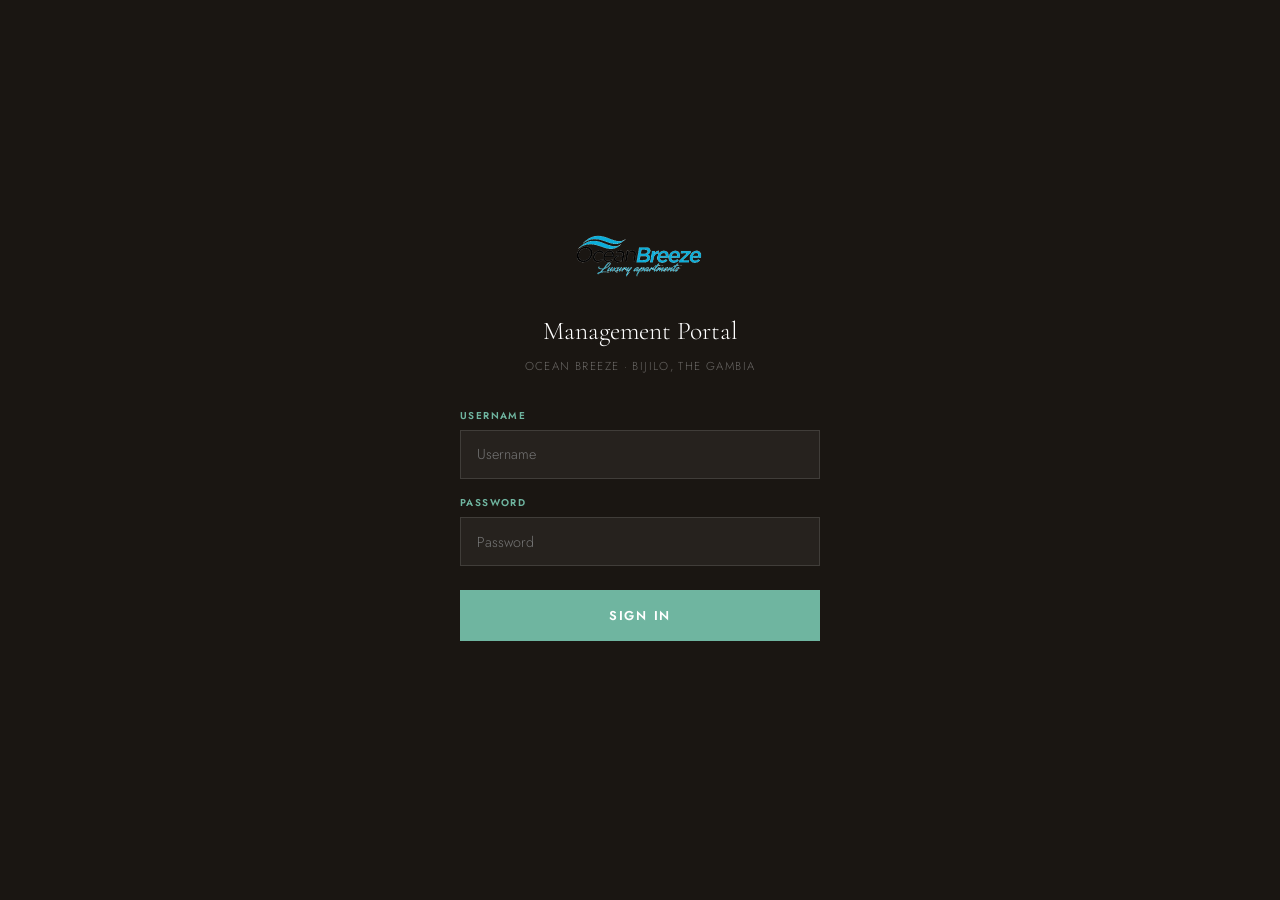
<file: admin/admin.html>
<!DOCTYPE html>
<html lang="en">
<head>
<meta charset="UTF-8">
<meta name="viewport" content="width=device-width, initial-scale=1.0">
<title>Admin Dashboard — Ocean Breeze Luxury Apartments</title>
<meta name="description" content="Ocean Breeze staff administration — bookings, calendar, payments and guest management.">
<meta name="robots" content="noindex, nofollow">
<link rel="preconnect" href="https://fonts.googleapis.com">
<link rel="preconnect" href="https://fonts.gstatic.com" crossorigin>
<link href="https://fonts.googleapis.com/css2?family=Cormorant+Garamond:ital,wght@0,300;0,400;0,500;0,600;1,300;1,400&family=Jost:wght@300;400;500;600&display=swap" rel="stylesheet">
<style>
*,*::before,*::after{box-sizing:border-box;margin:0;padding:0}
:root{
  --sb:240px;
  --ch:#ffffff;--ch-mid:#f7f5f1;--ch-l:#ffffff;--ch-ll:#eeebe4;--ch-h:#f0ede7;
  --teal:#6fb5a0;--teal-d:rgba(111,181,160,.12);--teal-b:rgba(111,181,160,.28);
  --parch:#1a1612;--parch-d:rgba(26,22,18,.55);--parch-f:rgba(26,22,18,.35);
  --gold:#c8a96e;--gold-d:rgba(200,169,110,.12);--gold-b:rgba(200,169,110,.28);
  --ok:#5cb87a;--warn:#e6a23c;--err:#e06c6c;
  --w5:rgba(0,0,0,.04);--w8:rgba(0,0,0,.08);--w12:rgba(0,0,0,.12);
}
html,body{height:100%;background:var(--ch);color:var(--parch);font-family:'Jost',sans-serif;font-weight:300;line-height:1.6;overflow-x:hidden}
::-webkit-scrollbar{width:4px}::-webkit-scrollbar-track{background:transparent}::-webkit-scrollbar-thumb{background:rgba(111,181,160,.25);border-radius:2px}
input,select,textarea,button{font-family:'Jost',sans-serif}
a{text-decoration:none;color:inherit}

/* ── SIDEBAR ── */
#sidebar{position:fixed;top:0;left:0;height:100vh;width:var(--sb);background:var(--ch-mid);border-right:1px solid var(--w8);display:flex;flex-direction:column;z-index:200;transition:transform .3s}
.sb-logo{padding:1.4rem 1.2rem 1.2rem;border-bottom:1px solid var(--w5)}
.sb-logo-text{display:flex;align-items:center;justify-content:center;width:178px;height:56px;padding:0;background:transparent;border:0;box-shadow:none}
.sb-logo-text img{display:block;width:100%;height:100%;object-fit:contain;opacity:.92;filter:drop-shadow(0 8px 18px rgba(0,0,0,.28))}
.sb-tag{font-size:.58rem;font-weight:600;letter-spacing:.14em;text-transform:uppercase;color:var(--parch-f);margin-top:.15rem}
.sb-nav{flex:1;padding:1rem 0;overflow-y:auto}
.sb-item{display:flex;align-items:center;gap:.7rem;padding:.65rem 1.2rem;font-size:.77rem;font-weight:500;letter-spacing:.05em;color:var(--parch-d);cursor:pointer;transition:background .15s,color .15s;border-left:2px solid transparent;user-select:none}
.sb-item:hover{background:var(--w5);color:var(--parch)}
.sb-item.active{background:rgba(111,181,160,.08);color:var(--teal);border-left-color:var(--teal)}
.sb-item svg{width:15px;height:15px;stroke:currentColor;fill:none;stroke-width:1.6;stroke-linecap:round;stroke-linejoin:round;flex-shrink:0}
.sb-sep{height:1px;background:var(--w5);margin:.5rem 1.2rem}
.sb-user{padding:1rem 1.2rem;border-top:1px solid var(--w8);display:flex;align-items:center;gap:.65rem}
.sb-av{width:32px;height:32px;border-radius:50%;background:rgba(111,181,160,.18);border:1px solid var(--teal-b);display:flex;align-items:center;justify-content:center;font-size:.65rem;font-weight:600;color:var(--teal);flex-shrink:0}
.sb-user-main{min-width:0;flex:1}
.sb-uname{font-size:.78rem;font-weight:500;color:var(--parch)}
.sb-urole{font-size:.62rem;color:var(--parch-f)}
.sb-logout{width:32px;height:32px;display:flex;align-items:center;justify-content:center;background:transparent;border:1px solid var(--w8);color:var(--parch-f);cursor:pointer;transition:all .18s;flex-shrink:0}
.sb-logout:hover{border-color:rgba(224,108,108,.28);color:var(--err);background:rgba(224,108,108,.06)}
.sb-logout svg{width:14px;height:14px;stroke:currentColor;fill:none;stroke-width:1.8;stroke-linecap:round;stroke-linejoin:round}

/* ── OVERLAY ── */
#sbOverlay{display:none;position:fixed;inset:0;background:rgba(0,0,0,.6);z-index:190;backdrop-filter:blur(4px);-webkit-backdrop-filter:blur(4px)}

/* ── MAIN ── */
#main{margin-left:var(--sb);min-height:100vh}
.top-bar{display:none;position:sticky;top:0;z-index:150;height:54px;background:rgba(255,255,255,.96);backdrop-filter:blur(12px);-webkit-backdrop-filter:blur(12px);border-bottom:1px solid rgba(0,0,0,.08);align-items:center;justify-content:space-between;padding:0 1.2rem;color:#1a1612}
.hb{display:flex;flex-direction:column;gap:4.5px;cursor:pointer;background:none;border:none;padding:4px}
.hb span{display:block;width:20px;height:1.5px;background:var(--parch)}
.top-logo{display:flex;align-items:center;justify-content:center;width:136px;height:36px;padding:0;background:transparent;border:0}
.top-logo img{display:block;width:100%;height:100%;object-fit:contain;opacity:.92;filter:drop-shadow(0 7px 16px rgba(0,0,0,.28))}

.page-head{padding:1.8rem 2rem 1.2rem;border-bottom:1px solid var(--w5);display:flex;align-items:flex-end;justify-content:space-between;flex-wrap:wrap;gap:1rem}
.page-ey{font-size:.6rem;font-weight:600;letter-spacing:.18em;text-transform:uppercase;color:var(--teal);margin-bottom:.3rem}
.page-ti{font-family:'Cormorant Garamond',serif;font-size:1.6rem;font-weight:300;color:var(--parch)}
.sec-body{padding:1.6rem 2rem}

.portal-sec{display:none}
.portal-sec.active{display:block;animation:fadeUp .3s ease}
@keyframes fadeUp{from{opacity:0;transform:translateY(8px)}to{opacity:1;transform:translateY(0)}}

/* ── STAT CARDS ── */
.stat-grid{display:grid;grid-template-columns:repeat(4,1fr);gap:1px;background:var(--w8);border:1px solid var(--w8);margin-bottom:1.8rem}
.stat-card{background:var(--ch-l);padding:1.4rem;position:relative;overflow:hidden;cursor:default}
.stat-card::after{content:'';position:absolute;bottom:0;left:0;right:0;height:2px}
.stat-card.c-teal::after{background:var(--teal);opacity:.5}
.stat-card.c-gold::after{background:var(--gold);opacity:.5}
.stat-card.c-warn::after{background:var(--warn);opacity:.6}
.stat-card.c-err::after{background:var(--err);opacity:.5}
.stat-lbl{font-size:.6rem;font-weight:600;letter-spacing:.16em;text-transform:uppercase;color:var(--parch-f);margin-bottom:.6rem;display:flex;align-items:center;gap:.5rem}
.stat-lbl svg{width:12px;height:12px;stroke:currentColor;fill:none;stroke-width:1.8;stroke-linecap:round;stroke-linejoin:round}
.stat-val{font-family:'Cormorant Garamond',serif;font-size:1.9rem;font-weight:300;color:var(--parch);line-height:1.1}
.stat-sub{font-size:.68rem;color:var(--parch-f);margin-top:.3rem}
.stat-delta{font-size:.65rem;font-weight:500;margin-top:.4rem}
.delta-up{color:var(--ok)}.delta-dn{color:var(--err)}

/* ── CONTROLS ── */
.controls-row{display:flex;gap:.75rem;flex-wrap:wrap;align-items:center;margin-bottom:1.2rem}
.ctrl-search{flex:1;min-width:180px;position:relative}
.ctrl-search input{width:100%;background:var(--ch-l);border:1px solid var(--w8);outline:none;color:var(--parch);font-size:.82rem;font-weight:300;padding:.65rem 1rem .65rem 2.4rem;transition:border-color .2s}
.ctrl-search input:focus{border-color:var(--teal)}
.ctrl-search svg{position:absolute;left:.7rem;top:50%;transform:translateY(-50%);width:14px;height:14px;stroke:var(--parch-f);fill:none;stroke-width:2;stroke-linecap:round;stroke-linejoin:round;pointer-events:none}
.ctrl-select,.ctrl-input{background:var(--ch-l);border:1px solid var(--w8);outline:none;color:var(--parch);font-size:.8rem;font-weight:300;padding:.65rem 1rem;-webkit-appearance:none;cursor:pointer;transition:border-color .2s}
.ctrl-select:focus,.ctrl-input:focus{border-color:var(--teal)}
.ctrl-select option{background:var(--ch-l)}
.ctrl-btn{display:inline-flex;align-items:center;gap:.4rem;padding:.65rem 1.2rem;font-size:.75rem;font-weight:500;letter-spacing:.08em;cursor:pointer;transition:all .18s;border:none;white-space:nowrap}
.ctrl-btn svg{width:13px;height:13px;stroke:currentColor;fill:none;stroke-width:2;stroke-linecap:round;stroke-linejoin:round}
.btn-teal{background:var(--teal);color:var(--ch)}.btn-teal:hover{background:#88c9b4}
.btn-outline{background:none;color:var(--parch-d);border:1px solid var(--w8)}.btn-outline:hover{border-color:var(--teal-b);color:var(--teal)}
.btn-sm{padding:.45rem .9rem;font-size:.68rem}

/* ── TABLE ── */
.tbl-wrap{overflow-x:auto;border:1px solid var(--w8)}
table{width:100%;border-collapse:collapse;min-width:900px}
thead tr{border-bottom:1px solid var(--w12)}
th{font-size:.6rem;font-weight:600;letter-spacing:.14em;text-transform:uppercase;color:var(--parch-f);padding:.8rem 1rem;text-align:left;white-space:nowrap;cursor:pointer;user-select:none;transition:color .15s}
th:hover{color:var(--teal)}
th.sort-asc::after{content:' ↑'}th.sort-desc::after{content:' ↓'}
td{padding:.8rem 1rem;font-size:.8rem;color:var(--parch-d);border-bottom:1px solid var(--w5);vertical-align:middle;white-space:nowrap}
tr:last-child td{border-bottom:none}
tr.tbl-row{transition:background .15s}
tr.tbl-row:hover td{background:var(--w5)}
tr.overdue-row td{background:rgba(224,108,108,.04)}
tr.overdue-row:hover td{background:rgba(224,108,108,.08)}
.ref-cell{font-family:'Cormorant Garamond',serif;font-size:.95rem;color:var(--parch);font-weight:400}
.guest-cell{font-weight:400;color:var(--parch)}
.amount-cell{font-weight:500;color:var(--parch)}

/* Status badges */
.badge{display:inline-block;font-size:.58rem;font-weight:600;letter-spacing:.1em;text-transform:uppercase;padding:.18rem .55rem;white-space:nowrap}
.b-confirmed{background:rgba(111,181,160,.12);color:var(--teal);border:1px solid rgba(111,181,160,.25)}
.b-pending{background:rgba(230,162,60,.12);color:var(--warn);border:1px solid rgba(230,162,60,.25)}
.b-cancelled{background:rgba(224,108,108,.1);color:var(--err);border:1px solid rgba(224,108,108,.2)}
.b-completed{background:rgba(92,184,122,.1);color:var(--ok);border:1px solid rgba(92,184,122,.2)}
.b-paid{background:rgba(92,184,122,.1);color:var(--ok);border:1px solid rgba(92,184,122,.2)}
.b-overdue{background:rgba(224,108,108,.15);color:var(--err);border:1px solid rgba(224,108,108,.3);animation:pulse-border 2s infinite}
@keyframes pulse-border{0%,100%{box-shadow:none}50%{box-shadow:0 0 0 2px rgba(224,108,108,.2)}}
.b-partial{background:rgba(230,162,60,.12);color:var(--warn);border:1px solid rgba(230,162,60,.25)}
.b-refunded{background:var(--w5);color:var(--parch-f);border:1px solid var(--w8)}

/* Action buttons */
.act-btns{display:flex;gap:.35rem}
.act-btn{display:inline-flex;align-items:center;gap:.3rem;padding:.3rem .65rem;font-size:.62rem;font-weight:500;letter-spacing:.07em;cursor:pointer;border:none;transition:all .15s;white-space:nowrap}
.act-btn svg{width:10px;height:10px;stroke:currentColor;fill:none;stroke-width:2;stroke-linecap:round;stroke-linejoin:round}
.act-confirm{background:rgba(111,181,160,.12);color:var(--teal);border:1px solid rgba(111,181,160,.2)}.act-confirm:hover{background:rgba(111,181,160,.22)}
.act-cancel{background:rgba(224,108,108,.1);color:var(--err);border:1px solid rgba(224,108,108,.2)}.act-cancel:hover{background:rgba(224,108,108,.2)}
.act-extend{background:rgba(200,169,110,.1);color:var(--gold);border:1px solid rgba(200,169,110,.2)}.act-extend:hover{background:rgba(200,169,110,.2)}
.act-view{background:var(--w5);color:var(--parch-d);border:1px solid var(--w8)}.act-view:hover{border-color:var(--teal-b);color:var(--teal)}

.tbl-empty{text-align:center;padding:3rem 1rem}
.tbl-empty-ico{font-size:2rem;opacity:.2;margin-bottom:.75rem}
.tbl-empty-txt{font-size:.82rem;color:var(--parch-f)}

/* ── CALENDAR ── */
.cal-header{display:flex;align-items:center;justify-content:space-between;margin-bottom:1.2rem}
.cal-nav{display:flex;gap:.5rem}
.cal-nav-btn{display:flex;align-items:center;justify-content:center;width:32px;height:32px;background:none;border:1px solid var(--w8);cursor:pointer;color:var(--parch-d);transition:all .18s}
.cal-nav-btn:hover{border-color:var(--teal-b);color:var(--teal)}
.cal-nav-btn svg{width:13px;height:13px;stroke:currentColor;fill:none;stroke-width:2;stroke-linecap:round;stroke-linejoin:round}
.cal-month-lbl{font-family:'Cormorant Garamond',serif;font-size:1.2rem;font-weight:400;color:var(--parch)}
.cal-legend{display:flex;gap:1.2rem;flex-wrap:wrap}
.cal-leg-item{display:flex;align-items:center;gap:.4rem;font-size:.65rem;letter-spacing:.08em;text-transform:uppercase;color:var(--parch-f)}
.cal-leg-dot{width:10px;height:10px;border-radius:50%}
.cal-grid{display:grid;grid-template-columns:repeat(7,1fr);gap:1px;background:var(--w8);border:1px solid var(--w8)}
.cal-wd{background:var(--ch-mid);padding:.55rem;font-size:.6rem;font-weight:600;letter-spacing:.12em;text-transform:uppercase;color:var(--parch-f);text-align:center}
.cal-day{background:var(--ch-l);min-height:80px;padding:.45rem;transition:background .15s}
.cal-day:hover{background:var(--ch-ll)}
.cal-day-num{font-size:.72rem;font-weight:500;color:var(--parch-f);margin-bottom:.3rem}
.cal-day.today .cal-day-num{color:var(--teal);font-weight:600}
.cal-day.other-month{background:var(--ch-mid)}
.cal-day.other-month .cal-day-num{opacity:.3}
.cal-booking{font-size:.58rem;padding:.12rem .4rem;margin-bottom:2px;font-weight:500;white-space:nowrap;overflow:hidden;text-overflow:ellipsis;cursor:pointer;transition:opacity .15s}
.cal-booking:hover{opacity:.8}
.cal-b-confirmed{background:rgba(111,181,160,.25);color:var(--teal);border-left:2px solid var(--teal)}
.cal-b-pending{background:rgba(230,162,60,.2);color:var(--warn);border-left:2px solid var(--warn)}
.cal-b-cancelled{background:rgba(224,108,108,.1);color:rgba(224,108,108,.7);border-left:2px solid rgba(224,108,108,.4);text-decoration:line-through}
.cal-b-completed{background:rgba(92,184,122,.12);color:var(--ok);border-left:2px solid rgba(92,184,122,.4)}

/* ── PAYMENT SECTION ── */
.pay-summary{display:grid;grid-template-columns:repeat(3,1fr);gap:1px;background:var(--w8);border:1px solid var(--w8);margin-bottom:1.5rem}
.pay-sum-cell{background:var(--ch-l);padding:1.2rem}
.pay-sum-lbl{font-size:.6rem;font-weight:600;letter-spacing:.14em;text-transform:uppercase;color:var(--parch-f);margin-bottom:.4rem}
.pay-sum-val{font-family:'Cormorant Garamond',serif;font-size:1.5rem;font-weight:300;color:var(--parch)}

/* ── SECTION CARD ── */
.sc{background:var(--ch-l);border:1px solid var(--w8);padding:1.5rem;margin-bottom:1.2rem}
.sc-title{font-size:.62rem;font-weight:600;letter-spacing:.16em;text-transform:uppercase;color:var(--teal);margin-bottom:1.2rem;display:flex;align-items:center;justify-content:space-between}

/* ── MODAL ── */
.modal-overlay{display:none;position:fixed;inset:0;background:rgba(0,0,0,.7);z-index:400;align-items:center;justify-content:center;padding:1rem;backdrop-filter:blur(8px);-webkit-backdrop-filter:blur(8px)}
.modal-overlay.open{display:flex}
.modal{background:var(--ch-l);border:1px solid var(--w12);width:100%;max-height:90vh;overflow-y:auto;position:relative;animation:fadeUp .3s ease}
.modal-sm{max-width:480px}
.modal-lg{max-width:680px}
.modal-head{padding:1.4rem 1.6rem 1rem;border-bottom:1px solid var(--w8);display:flex;align-items:center;justify-content:space-between}
.modal-title{font-family:'Cormorant Garamond',serif;font-size:1.3rem;font-weight:400;color:var(--parch)}
.modal-close{width:28px;height:28px;background:none;border:1px solid var(--w8);cursor:pointer;color:var(--parch-d);font-size:.9rem;display:flex;align-items:center;justify-content:center;transition:all .18s}
.modal-close:hover{border-color:var(--err);color:var(--err)}
.modal-body{padding:1.4rem 1.6rem}
.modal-row{display:grid;grid-template-columns:1fr 1fr;gap:1rem .75rem;margin-bottom:1rem}
.modal-field{display:flex;flex-direction:column;gap:.3rem}
.modal-field.full{grid-column:1/-1}
.modal-lbl{font-size:.6rem;font-weight:600;letter-spacing:.14em;text-transform:uppercase;color:var(--teal)}
.modal-val{font-size:.84rem;color:var(--parch);font-weight:400}
.modal-val.muted{color:var(--parch-d)}
.modal-input,.modal-textarea{background:var(--ch-mid);border:1px solid var(--w8);outline:none;color:var(--parch);font-size:.84rem;font-weight:300;padding:.7rem .9rem;width:100%;transition:border-color .2s}
.modal-input:focus,.modal-textarea:focus{border-color:var(--teal)}
.modal-textarea{resize:vertical;min-height:80px}
.modal-foot{padding:1rem 1.6rem;border-top:1px solid var(--w8);display:flex;gap:.65rem;justify-content:flex-end}

/* Detail rows */
.drow{display:flex;align-items:center;justify-content:space-between;padding:.6rem 0;border-bottom:1px solid var(--w5);font-size:.82rem}
.drow:last-child{border-bottom:none}
.drow-lbl{color:var(--parch-f)}
.drow-val{color:var(--parch);font-weight:400;text-align:right}
.drow-val.teal{color:var(--teal)}
.drow-val.gold{color:var(--gold)}
.drow-val.err{color:var(--err)}

/* Contact buttons */
.contact-btns{display:flex;gap:.5rem;margin-top:.75rem}
.cbtn{flex:1;display:flex;align-items:center;justify-content:center;gap:.5rem;padding:.65rem;font-size:.72rem;font-weight:500;letter-spacing:.08em;text-transform:uppercase;cursor:pointer;border:none;transition:all .18s;text-decoration:none}
.cbtn svg{width:13px;height:13px;fill:currentColor}
.cbtn-email{background:var(--teal-d);color:var(--teal);border:1px solid var(--teal-b)}.cbtn-email:hover{background:rgba(111,181,160,.25)}
.cbtn-wa{background:rgba(37,211,102,.1);color:#25d366;border:1px solid rgba(37,211,102,.25)}.cbtn-wa:hover{background:rgba(37,211,102,.2)}

/* Extend stay calc */
.extend-calc{background:var(--ch-mid);border:1px solid var(--w8);padding:1.1rem;margin:.8rem 0}
.extend-row{display:flex;justify-content:space-between;font-size:.8rem;padding:.25rem 0;color:var(--parch-d)}
.extend-row.total{font-weight:500;color:var(--parch);border-top:1px solid var(--w8);padding-top:.6rem;margin-top:.4rem}

/* Toast */
#toast{position:fixed;bottom:1.5rem;right:1.5rem;z-index:600;display:flex;flex-direction:column;gap:.5rem}
.toast-msg{background:var(--ch-l);border:1px solid var(--w12);padding:.75rem 1.1rem;font-size:.78rem;color:var(--parch);display:flex;align-items:center;gap:.6rem;animation:fadeUp .3s ease;box-shadow:0 8px 32px rgba(0,0,0,.5)}
.toast-msg.t-ok{border-color:rgba(92,184,122,.3);color:var(--ok)}
.toast-msg.t-err{border-color:rgba(224,108,108,.3);color:var(--err)}

/* ── MAINTENANCE ── */
.maint-grid{display:grid;grid-template-columns:repeat(4,1fr);gap:1px;background:var(--w8);border:1px solid var(--w8);margin-bottom:1.5rem}
.maint-stat{background:var(--ch-l);padding:1.2rem}
.maint-stat-lbl{font-size:.6rem;font-weight:600;letter-spacing:.14em;text-transform:uppercase;color:var(--parch-f);margin-bottom:.4rem}
.maint-stat-val{font-family:'Cormorant Garamond',serif;font-size:1.8rem;font-weight:300;color:var(--parch)}
.b-inprog{background:rgba(230,162,60,.12);color:var(--warn);border:1px solid rgba(230,162,60,.25)}
.b-onhold{background:rgba(175,82,222,.1);color:#af52de;border:1px solid rgba(175,82,222,.2)}
.b-resolved{background:rgba(92,184,122,.1);color:var(--ok);border:1px solid rgba(92,184,122,.2)}
.b-urgent{background:rgba(224,108,108,.15);color:var(--err);border:1px solid rgba(224,108,108,.3)}
.b-normal{background:rgba(230,162,60,.12);color:var(--warn);border:1px solid rgba(230,162,60,.25)}
.b-low{background:var(--w5);color:var(--parch-f);border:1px solid var(--w8)}

/* ── ADD MAINTENANCE MODAL ── */
.modal-select{background:var(--ch-mid);border:1px solid var(--w8);outline:none;color:var(--parch);font-size:.84rem;font-weight:300;padding:.7rem .9rem;width:100%;-webkit-appearance:none;cursor:pointer;transition:border-color .2s}
.modal-select:focus{border-color:var(--teal)}

/* ── LOGIN OVERLAY ── */
#loginOverlay{position:fixed;inset:0;background:#1a1612;z-index:999;display:flex;align-items:center;justify-content:center}
.login-box{width:360px;max-width:90vw}
.login-logo{display:flex;justify-content:center;margin-bottom:2rem}
.login-logo img{width:180px;height:48px;object-fit:contain;filter:brightness(1.1)}
.login-title{font-family:'Cormorant Garamond',serif;font-size:1.6rem;font-weight:300;color:#fff;text-align:center;margin-bottom:.35rem}
.login-sub{font-size:.72rem;letter-spacing:.12em;text-transform:uppercase;color:rgba(255,255,255,.35);text-align:center;margin-bottom:2rem}
.login-field{margin-bottom:1rem}
.login-lbl{font-size:.62rem;font-weight:600;letter-spacing:.14em;text-transform:uppercase;color:var(--teal);display:block;margin-bottom:.4rem}
.login-input{width:100%;background:rgba(255,255,255,.05);border:1px solid rgba(255,255,255,.12);outline:none;color:#fff;font-family:'Jost',sans-serif;font-size:.9rem;font-weight:300;padding:.85rem 1rem;transition:border-color .2s}
.login-input:focus{border-color:var(--teal)}
.login-btn{width:100%;padding:1rem;background:var(--teal);color:#fff;font-family:'Jost',sans-serif;font-size:.8rem;font-weight:600;letter-spacing:.14em;text-transform:uppercase;border:none;cursor:pointer;margin-top:.5rem;transition:background .2s}
.login-btn:hover{background:#88c9b4}
.login-err{font-size:.75rem;color:var(--err);text-align:center;margin-top:.75rem;min-height:1rem}

/* ── RESPONSIVE ── */
@media(max-width:900px){
  #sidebar{transform:translateX(-100%)}
  #sidebar.open{transform:translateX(0)}
  #main{margin-left:0}
  .top-bar{display:flex}
  .stat-grid{grid-template-columns:repeat(2,1fr)}
  .pay-summary{grid-template-columns:repeat(2,1fr)}
  .modal-row{grid-template-columns:1fr}
  .modal-field.full{grid-column:1}
  .sec-body{padding:1rem 1rem}
  .page-head{padding:1.2rem 1rem .9rem}
}
@media(max-width:560px){
  .stat-grid{grid-template-columns:1fr}
  .pay-summary{grid-template-columns:1fr}
  .controls-row{flex-direction:column}
  .ctrl-search{min-width:0}
}
</style>
</head>
<body>

<!-- ════ SIDEBAR ════ -->
<aside id="sidebar">
  <div class="sb-logo">
    <div class="sb-logo-text">
      <img src="../assets/logo/oceanbreeze-logo.webp" alt="Ocean Breeze Luxury Apartments" width="184" height="48" loading="lazy" decoding="async">
    </div>
    <div class="sb-tag">Management Portal</div>
  </div>
  <nav class="sb-nav" id="sbNav">
    <div class="sb-item active" data-sec="overview">
      <svg viewBox="0 0 24 24"><rect x="3" y="3" width="7" height="7"/><rect x="14" y="3" width="7" height="7"/><rect x="14" y="14" width="7" height="7"/><rect x="3" y="14" width="7" height="7"/></svg>
      Overview
    </div>
    <div class="sb-item" data-sec="bookings">
      <svg viewBox="0 0 24 24"><path d="M8 6h13M8 12h13M8 18h13M3 6h.01M3 12h.01M3 18h.01"/></svg>
      Bookings
    </div>
    <div class="sb-item" data-sec="calendar">
      <svg viewBox="0 0 24 24"><rect x="3" y="4" width="18" height="18" rx="2"/><line x1="16" y1="2" x2="16" y2="6"/><line x1="8" y1="2" x2="8" y2="6"/><line x1="3" y1="10" x2="21" y2="10"/></svg>
      Calendar
    </div>
    <div class="sb-item" data-sec="payments">
      <svg viewBox="0 0 24 24"><rect x="1" y="4" width="22" height="16" rx="2"/><line x1="1" y1="10" x2="23" y2="10"/></svg>
      Payments
    </div>
    <div class="sb-item" data-sec="maintenance">
      <svg viewBox="0 0 24 24"><path d="M14.7 6.3a1 1 0 0 0 0 1.4l1.6 1.6a1 1 0 0 0 1.4 0l3.77-3.77a6 6 0 0 1-7.94 7.94l-6.91 6.91a2.12 2.12 0 0 1-3-3l6.91-6.91a6 6 0 0 1 7.94-7.94l-3.76 3.76z"/></svg>
      Maintenance
    </div>
    <div class="sb-item" data-sec="settings">
      <svg viewBox="0 0 24 24"><circle cx="12" cy="12" r="3"/><path d="M19.4 15a1.65 1.65 0 0 0 .33 1.82l.06.06a2 2 0 0 1-2.83 2.83l-.06-.06a1.65 1.65 0 0 0-1.82-.33 1.65 1.65 0 0 0-1 1.51V21a2 2 0 0 1-4 0v-.09A1.65 1.65 0 0 0 9 19.4a1.65 1.65 0 0 0-1.82.33l-.06.06a2 2 0 0 1-2.83-2.83l.06-.06A1.65 1.65 0 0 0 4.68 15a1.65 1.65 0 0 0-1.51-1H3a2 2 0 0 1 0-4h.09A1.65 1.65 0 0 0 4.6 9a1.65 1.65 0 0 0-.33-1.82l-.06-.06a2 2 0 0 1 2.83-2.83l.06.06A1.65 1.65 0 0 0 9 4.68a1.65 1.65 0 0 0 1-1.51V3a2 2 0 0 1 4 0v.09a1.65 1.65 0 0 0 1 1.51 1.65 1.65 0 0 0 1.82-.33l.06-.06a2 2 0 0 1 2.83 2.83l-.06.06A1.65 1.65 0 0 0 19.4 9a1.65 1.65 0 0 0 1.51 1H21a2 2 0 0 1 0 4h-.09a1.65 1.65 0 0 0-1.51 1z"/></svg>
      Settings
    </div>
    <div class="sb-sep"></div>
    <a class="sb-item" href="../index.html" target="_blank">
      <svg viewBox="0 0 24 24"><path d="M18 13v6a2 2 0 0 1-2 2H5a2 2 0 0 1-2-2V8a2 2 0 0 1 2-2h6"/><polyline points="15 3 21 3 21 9"/><line x1="10" y1="14" x2="21" y2="3"/></svg>
      Public Site
    </a>
    <a class="sb-item" href="../pages/booking.html" target="_blank">
      <svg viewBox="0 0 24 24"><path d="M14 2H6a2 2 0 0 0-2 2v16a2 2 0 0 0 2 2h12a2 2 0 0 0 2-2V8z"/><polyline points="14 2 14 8 20 8"/></svg>
      Booking Page
    </a>
  </nav>
  <div class="sb-user">
    <div class="sb-av">AM</div>
    <div class="sb-user-main">
      <div class="sb-uname">Management Portal</div>
      <div class="sb-urole">Ocean Breeze · Bijilo</div>
    </div>
    <button class="sb-logout" type="button" onclick="doLogout()" aria-label="Log out" title="Log out">
      <svg viewBox="0 0 24 24"><path d="M10 17l5-5-5-5"/><path d="M15 12H3"/><path d="M21 3v18"/></svg>
    </button>
  </div>
</aside>

<div id="sbOverlay" onclick="closeSb()"></div>

<!-- ════ MAIN ════ -->
<div id="main">
  <div class="top-bar" id="topBar">
    <button class="hb" onclick="toggleSb()"><span></span><span></span><span></span></button>
    <div class="top-logo">
      <img src="../assets/logo/oceanbreeze-logo.webp" alt="Ocean Breeze Luxury Apartments" width="184" height="48" loading="lazy" decoding="async">
    </div>
    <div style="width:28px"></div>
  </div>

  <!-- ── OVERVIEW ── -->
  <div class="portal-sec active" id="sec-overview">
    <div class="page-head">
      <div><div class="page-ey">Admin</div><div class="page-ti">Dashboard Overview</div></div>
      <div style="font-size:.72rem;color:var(--parch-f)" id="overviewDate"></div>
    </div>
    <div class="sec-body">
      <div class="stat-grid" id="statsGrid"></div>
      <!-- Quick recent activity -->
      <div style="display:grid;grid-template-columns:1fr 1fr;gap:1.2rem">
        <div class="sc">
          <div class="sc-title">
            Recent Bookings
            <span onclick="navTo('bookings')" style="cursor:pointer;font-size:.62rem;color:var(--teal);font-weight:400;letter-spacing:.08em">View all →</span>
          </div>
          <div id="recentBookings"></div>
        </div>
        <div class="sc">
          <div class="sc-title">
            Payment Alerts
            <span onclick="navTo('payments')" style="cursor:pointer;font-size:.62rem;color:var(--teal);font-weight:400;letter-spacing:.08em">View all →</span>
          </div>
          <div id="paymentAlerts"></div>
        </div>
      </div>
    </div>
  </div>

  <!-- ── BOOKINGS ── -->
  <div class="portal-sec" id="sec-bookings">
    <div class="page-head">
      <div><div class="page-ey">Management</div><div class="page-ti">Bookings</div></div>
      <div style="display:flex;gap:.5rem;align-items:center">
        <button class="ctrl-btn btn-outline" onclick="refreshData()" title="Reload data from Google Sheets">
          <svg viewBox="0 0 24 24" width="13" height="13" fill="none" stroke="currentColor" stroke-width="2" stroke-linecap="round" stroke-linejoin="round"><polyline points="23 4 23 10 17 10"/><path d="M20.49 15a9 9 0 1 1-2.12-9.36L23 10"/></svg>
          Refresh
        </button>
        <div class="ctrl-btn btn-teal" onclick="exportCSV()">
          <svg viewBox="0 0 24 24"><path d="M21 15v4a2 2 0 0 1-2 2H5a2 2 0 0 1-2-2v-4"/><polyline points="7 10 12 15 17 10"/><line x1="12" y1="15" x2="12" y2="3"/></svg>
          Export CSV
        </div>
      </div>
    </div>
    <div class="sec-body">
      <div class="controls-row">
        <div class="ctrl-search">
          <svg viewBox="0 0 24 24"><circle cx="11" cy="11" r="8"/><line x1="21" y1="21" x2="16.65" y2="16.65"/></svg>
          <input type="text" id="searchInp" placeholder="Search guest name or booking ref…" oninput="renderTable()">
        </div>
        <select class="ctrl-select" id="statusFilter" onchange="renderTable()">
          <option value="">All Statuses</option>
          <option>Confirmed</option><option>Pending</option>
          <option>Cancelled</option><option>Completed</option>
        </select>
        <input type="date" class="ctrl-input" id="dateFrom" onchange="renderTable()" title="Check-in from">
        <input type="date" class="ctrl-input" id="dateTo" onchange="renderTable()" title="Check-in to">
        <button class="ctrl-btn btn-outline" onclick="clearFilters()">Clear</button>
      </div>
      <div class="tbl-wrap">
        <table>
          <thead>
            <tr>
              <th onclick="sortBy('ref')">Ref</th>
              <th onclick="sortBy('guest')">Guest</th>
              <th onclick="sortBy('aptName')">Apartment</th>
              <th onclick="sortBy('checkIn')">Check-in</th>
              <th onclick="sortBy('checkOut')">Check-out</th>
              <th onclick="sortBy('nights')">Nights</th>
              <th onclick="sortBy('total')">Total</th>
              <th onclick="sortBy('status')">Status</th>
              <th onclick="sortBy('payment')">Payment</th>
              <th>Actions</th>
            </tr>
          </thead>
          <tbody id="bookingsTbody"></tbody>
        </table>
      </div>
      <div style="margin-top:.8rem;font-size:.7rem;color:var(--parch-f)" id="tableCount"></div>
    </div>
  </div>

  <!-- ── CALENDAR ── -->
  <div class="portal-sec" id="sec-calendar">
    <div class="page-head">
      <div><div class="page-ey">Occupancy</div><div class="page-ti">Calendar View</div></div>
    </div>
    <div class="sec-body">
      <div class="cal-header">
        <div class="cal-nav">
          <button class="cal-nav-btn" onclick="calPrev()">
            <svg viewBox="0 0 24 24"><polyline points="15 18 9 12 15 6"/></svg>
          </button>
          <div class="cal-month-lbl" id="calMonthLbl"></div>
          <button class="cal-nav-btn" onclick="calNext()">
            <svg viewBox="0 0 24 24"><polyline points="9 18 15 12 9 6"/></svg>
          </button>
        </div>
        <div class="cal-legend">
          <div class="cal-leg-item"><div class="cal-leg-dot" style="background:var(--teal)"></div>Confirmed</div>
          <div class="cal-leg-item"><div class="cal-leg-dot" style="background:var(--warn)"></div>Pending</div>
          <div class="cal-leg-item"><div class="cal-leg-dot" style="background:var(--err)"></div>Cancelled</div>
          <div class="cal-leg-item"><div class="cal-leg-dot" style="background:var(--ok)"></div>Completed</div>
        </div>
      </div>
      <div id="calGrid"></div>
    </div>
  </div>

  <!-- ── PAYMENTS ── -->
  <div class="portal-sec" id="sec-payments">
    <div class="page-head">
      <div><div class="page-ey">Finance</div><div class="page-ti">Payment Tracking</div></div>
      <button class="ctrl-btn btn-teal" onclick="exportCSV()">
        <svg viewBox="0 0 24 24"><path d="M21 15v4a2 2 0 0 1-2 2H5a2 2 0 0 1-2-2v-4"/><polyline points="7 10 12 15 17 10"/><line x1="12" y1="15" x2="12" y2="3"/></svg>
        Export CSV
      </button>
    </div>
    <div class="sec-body">
      <div class="pay-summary" id="paySummary"></div>
      <div class="tbl-wrap">
        <table>
          <thead>
            <tr>
              <th>Booking Ref</th><th>Guest</th><th>Apartment</th>
              <th>Check-in</th><th>Total</th><th>Payment Status</th><th>Actions</th>
            </tr>
          </thead>
          <tbody id="payTbody"></tbody>
        </table>
      </div>
    </div>
  </div>
  <!-- ── MAINTENANCE ── -->
  <div class="portal-sec" id="sec-maintenance">
    <div class="page-head">
      <div><div class="page-ey">Property</div><div class="page-ti">Maintenance</div></div>
      <button class="ctrl-btn btn-teal" onclick="openModal('addMaintModal')">
        <svg viewBox="0 0 24 24"><line x1="12" y1="5" x2="12" y2="19"/><line x1="5" y1="12" x2="19" y2="12"/></svg>
        Log Request
      </button>
    </div>
    <div class="sec-body">
      <div class="maint-grid" id="maintStats"></div>
      <div class="controls-row">
        <div class="ctrl-search">
          <svg viewBox="0 0 24 24"><circle cx="11" cy="11" r="8"/><line x1="21" y1="21" x2="16.65" y2="16.65"/></svg>
          <input type="text" id="maintSearch" placeholder="Search unit or description…" oninput="renderMaintenance()">
        </div>
        <select class="ctrl-select" id="maintStatus" onchange="renderMaintenance()">
          <option value="">All Statuses</option>
          <option>Pending</option><option>In Progress</option>
          <option>Resolved</option><option>On Hold</option>
        </select>
        <select class="ctrl-select" id="maintUnit" onchange="renderMaintenance()">
          <option value="">All Units</option>
          <option>Atlantic Suite (1BR)</option>
          <option>Bijilo Residence (2BR)</option>
          <option>Senegambia Villa (3BR)</option>
          <option>The Atlantic Crown (PH)</option>
          <option>Common Area</option>
          <option>Pool</option>
        </select>
        <button class="ctrl-btn btn-outline" onclick="clearMaintFilters()">Clear</button>
      </div>
      <div class="tbl-wrap">
        <table>
          <thead>
            <tr>
              <th onclick="sortMaint('ref')">Ref</th>
              <th onclick="sortMaint('dateLogged')">Date</th>
              <th onclick="sortMaint('unit')">Unit</th>
              <th onclick="sortMaint('category')">Category</th>
              <th>Description</th>
              <th onclick="sortMaint('priority')">Priority</th>
              <th onclick="sortMaint('status')">Status</th>
              <th>Assigned To</th>
              <th>Actions</th>
            </tr>
          </thead>
          <tbody id="maintTbody"></tbody>
        </table>
      </div>
    </div>
  </div>

  <!-- ── SETTINGS ── -->
  <div class="portal-sec" id="sec-settings">
    <div class="page-head">
      <div><div class="page-ey">Admin</div><div class="page-ti">Settings</div></div>
    </div>
    <div class="sec-body">

      <!-- API Connection -->
      <div class="card" style="margin-bottom:1.5rem">
        <div class="card-head">API Connection</div>
        <div style="padding:1.2rem 1.4rem">
          <div style="font-size:.72rem;color:var(--parch-f);margin-bottom:.5rem;letter-spacing:.06em;text-transform:uppercase">Apps Script Web App URL</div>
          <div style="display:flex;gap:.75rem;align-items:center;flex-wrap:wrap">
            <input id="apiUrlField" type="text" value="" readonly
              style="flex:1;min-width:0;font-size:.72rem;font-family:monospace;padding:.55rem .75rem;background:var(--ch-mid);border:1px solid var(--w8);color:var(--parch-d);border-radius:2px;outline:none">
            <button class="ctrl-btn btn-teal" onclick="testApiConnection()" style="flex-shrink:0">
              <svg viewBox="0 0 24 24" width="13" height="13" fill="none" stroke="currentColor" stroke-width="2" stroke-linecap="round" stroke-linejoin="round"><polyline points="22 12 18 12 15 21 9 3 6 12 2 12"/></svg>
              Test Connection
            </button>
          </div>
          <div id="connStatus" style="margin-top:.75rem;font-size:.78rem;line-height:1.5"></div>
        </div>
      </div>

      <!-- Property Info -->
      <div class="card" style="margin-bottom:1.5rem">
        <div class="card-head">Property</div>
        <div style="padding:1.2rem 1.4rem;display:grid;grid-template-columns:1fr 1fr;gap:.75rem 2rem">
          <div><div style="font-size:.65rem;text-transform:uppercase;letter-spacing:.1em;color:var(--parch-f)">Property Name</div><div style="font-size:.88rem;color:var(--parch-d);margin-top:.2rem">Ocean Breeze Luxury Apartments</div></div>
          <div><div style="font-size:.65rem;text-transform:uppercase;letter-spacing:.1em;color:var(--parch-f)">Location</div><div style="font-size:.88rem;color:var(--parch-d);margin-top:.2rem">Senegambia Strip, Bijilo, The Gambia</div></div>
          <div><div style="font-size:.65rem;text-transform:uppercase;letter-spacing:.1em;color:var(--parch-f)">Phone / WhatsApp</div><div style="font-size:.88rem;color:var(--parch-d);margin-top:.2rem">WhatsApp Concierge</div></div>
          <div><div style="font-size:.65rem;text-transform:uppercase;letter-spacing:.1em;color:var(--parch-f)">Email</div><div style="font-size:.88rem;color:var(--parch-d);margin-top:.2rem">oceanbreezegambia@yahoo.com</div></div>
        </div>
      </div>

      <!-- Rates -->
      <div class="card" style="margin-bottom:1.5rem">
        <div class="card-head">Nightly Rates</div>
        <div style="padding:1.2rem 1.4rem;display:grid;grid-template-columns:repeat(auto-fit,minmax(160px,1fr));gap:.75rem">
          <div style="background:var(--ch-mid);padding:.8rem 1rem;border-left:3px solid var(--teal)"><div style="font-size:.65rem;text-transform:uppercase;letter-spacing:.1em;color:var(--parch-f)">Atlantic Suite — 1BR</div><div style="font-size:1.1rem;color:var(--teal);font-weight:500;margin-top:.25rem">$120 / night</div></div>
          <div style="background:var(--ch-mid);padding:.8rem 1rem;border-left:3px solid var(--teal)"><div style="font-size:.65rem;text-transform:uppercase;letter-spacing:.1em;color:var(--parch-f)">Bijilo Residence — 2BR</div><div style="font-size:1.1rem;color:var(--teal);font-weight:500;margin-top:.25rem">$180 / night</div></div>
          <div style="background:var(--ch-mid);padding:.8rem 1rem;border-left:3px solid var(--teal)"><div style="font-size:.65rem;text-transform:uppercase;letter-spacing:.1em;color:var(--parch-f)">Senegambia Villa — 3BR</div><div style="font-size:1.1rem;color:var(--teal);font-weight:500;margin-top:.25rem">$250 / night</div></div>
          <div style="background:var(--ch-mid);padding:.8rem 1rem;border-left:3px solid var(--gold)"><div style="font-size:.65rem;text-transform:uppercase;letter-spacing:.1em;color:var(--parch-f)">The Atlantic Crown — PH</div><div style="font-size:1.1rem;color:var(--gold);font-weight:500;margin-top:.25rem">$350 / night</div></div>
        </div>
      </div>

      <!-- Policies -->
      <div class="card">
        <div class="card-head">Policies</div>
        <div style="padding:1.2rem 1.4rem;display:grid;grid-template-columns:1fr 1fr;gap:.75rem 2rem">
          <div><div style="font-size:.65rem;text-transform:uppercase;letter-spacing:.1em;color:var(--parch-f)">Check-in</div><div style="font-size:.88rem;color:var(--parch-d);margin-top:.2rem">From 2:00 PM (GMT)</div></div>
          <div><div style="font-size:.65rem;text-transform:uppercase;letter-spacing:.1em;color:var(--parch-f)">Check-out</div><div style="font-size:.88rem;color:var(--parch-d);margin-top:.2rem">By 11:00 AM (GMT)</div></div>
          <div><div style="font-size:.65rem;text-transform:uppercase;letter-spacing:.1em;color:var(--parch-f)">Cancellation</div><div style="font-size:.88rem;color:var(--parch-d);margin-top:.2rem">Free up to 14 days · 50% 7–14 days</div></div>
          <div><div style="font-size:.65rem;text-transform:uppercase;letter-spacing:.1em;color:var(--parch-f)">Deposit</div><div style="font-size:.88rem;color:var(--parch-d);margin-top:.2rem">30% to hold booking</div></div>
        </div>
      </div>

    </div>
  </div>

</div><!-- /main -->

<!-- ════ GUEST DETAILS MODAL ════ -->
<div class="modal-overlay" id="guestModal">
  <div class="modal modal-lg">
    <div class="modal-head">
      <div>
        <div class="page-ey" id="gm-ref" style="margin-bottom:.2rem"></div>
        <div class="modal-title" id="gm-name"></div>
      </div>
      <button class="modal-close" onclick="closeModal('guestModal')">✕</button>
    </div>
    <div class="modal-body">
      <div style="display:grid;grid-template-columns:1fr 1fr;gap:1.5rem">
        <div>
          <div style="font-size:.6rem;font-weight:600;letter-spacing:.14em;text-transform:uppercase;color:var(--parch-f);margin-bottom:.75rem">Booking Details</div>
          <div id="gm-details"></div>
        </div>
        <div>
          <div style="font-size:.6rem;font-weight:600;letter-spacing:.14em;text-transform:uppercase;color:var(--parch-f);margin-bottom:.75rem">Guest Info</div>
          <div id="gm-guest"></div>
          <div class="contact-btns" id="gm-contacts"></div>
        </div>
      </div>
      <div style="margin-top:1.2rem;padding-top:1.2rem;border-top:1px solid var(--w8)">
        <div style="display:grid;grid-template-columns:1fr 1fr;gap:1rem">
          <div>
            <div style="font-size:.6rem;font-weight:600;letter-spacing:.14em;text-transform:uppercase;color:var(--parch-f);margin-bottom:.5rem">Special Requests</div>
            <div id="gm-requests" style="font-size:.82rem;color:var(--parch-d);line-height:1.6"></div>
          </div>
          <div>
            <div style="font-size:.6rem;font-weight:600;letter-spacing:.14em;text-transform:uppercase;color:var(--teal);margin-bottom:.5rem">Admin Notes (Private)</div>
            <textarea class="modal-textarea" id="gm-notes" placeholder="Internal notes — not visible to guest…"></textarea>
            <button class="ctrl-btn btn-teal btn-sm" style="margin-top:.5rem" onclick="saveNotes()">Save Notes</button>
          </div>
        </div>
      </div>
    </div>
    <div class="modal-foot">
      <button class="ctrl-btn btn-outline" onclick="closeModal('guestModal')">Close</button>
      <button class="ctrl-btn btn-teal" id="gm-confirm-btn" onclick="confirmFromModal()">✅ Confirm Booking</button>
    </div>
  </div>
</div>

<!-- ════ EXTEND STAY MODAL ════ -->
<div class="modal-overlay" id="extendModal">
  <div class="modal modal-sm">
    <div class="modal-head">
      <div class="modal-title">Extend Stay</div>
      <button class="modal-close" onclick="closeModal('extendModal')">✕</button>
    </div>
    <div class="modal-body">
      <div id="extend-info" style="margin-bottom:1rem"></div>
      <div class="modal-field" style="margin-bottom:1rem">
        <label class="modal-lbl">New Check-out Date</label>
        <input type="date" class="modal-input" id="newCheckout" onchange="calcExtend()">
      </div>
      <div class="extend-calc" id="extendCalc"></div>
    </div>
    <div class="modal-foot">
      <button class="ctrl-btn btn-outline" onclick="closeModal('extendModal')">Cancel</button>
      <button class="ctrl-btn btn-teal" id="extendConfirmBtn" onclick="confirmExtend()">Confirm Extension</button>
    </div>
  </div>
</div>

<!-- ════ CONFIRM ACTION MODAL ════ -->
<div class="modal-overlay" id="actionModal">
  <div class="modal modal-sm">
    <div class="modal-head">
      <div class="modal-title" id="actionTitle">Confirm Action</div>
      <button class="modal-close" onclick="closeModal('actionModal')">✕</button>
    </div>
    <div class="modal-body">
      <p id="actionMsg" style="font-size:.84rem;color:var(--parch-d);line-height:1.7"></p>
    </div>
    <div class="modal-foot">
      <button class="ctrl-btn btn-outline" onclick="closeModal('actionModal')">Cancel</button>
      <button class="ctrl-btn btn-teal" id="actionConfirmBtn">Confirm</button>
    </div>
  </div>
</div>

<!-- ════ ADD MAINTENANCE MODAL ════ -->
<div class="modal-overlay" id="addMaintModal">
  <div class="modal modal-sm">
    <div class="modal-head">
      <div class="modal-title">Log Maintenance Request</div>
      <button class="modal-close" onclick="closeModal('addMaintModal')">✕</button>
    </div>
    <div class="modal-body">
      <div class="modal-row">
        <div class="modal-field">
          <label class="modal-lbl">Unit</label>
          <select class="modal-select" id="am-unit">
            <option value="">Select unit…</option>
            <option>Atlantic Suite (1BR)</option>
            <option>Bijilo Residence (2BR)</option>
            <option>Senegambia Villa (3BR)</option>
            <option>The Atlantic Crown (PH)</option>
            <option>Common Area</option>
            <option>Pool</option>
          </select>
        </div>
        <div class="modal-field">
          <label class="modal-lbl">Category</label>
          <select class="modal-select" id="am-cat">
            <option value="">Select…</option>
            <option>Plumbing</option><option>Electrical</option>
            <option>AC / Cooling</option><option>Furniture</option>
            <option>Internet</option><option>Cleaning</option>
            <option>Security</option><option>Other</option>
          </select>
        </div>
        <div class="modal-field">
          <label class="modal-lbl">Priority</label>
          <select class="modal-select" id="am-priority">
            <option value="Normal">Normal</option>
            <option value="Urgent">Urgent</option>
            <option value="Low">Low</option>
          </select>
        </div>
        <div class="modal-field">
          <label class="modal-lbl">Assigned To</label>
          <input type="text" class="modal-input" id="am-assigned" placeholder="Technician name…">
        </div>
        <div class="modal-field full">
          <label class="modal-lbl">Description</label>
          <textarea class="modal-textarea" id="am-desc" placeholder="Describe the issue in detail…"></textarea>
        </div>
        <div class="modal-field full">
          <label class="modal-lbl">Notes (optional)</label>
          <textarea class="modal-textarea" id="am-notes" placeholder="Additional notes…" style="min-height:60px"></textarea>
        </div>
      </div>
      <div class="form-status" id="amStatus" role="status"></div>
    </div>
    <div class="modal-foot">
      <button class="ctrl-btn btn-outline" onclick="closeModal('addMaintModal')">Cancel</button>
      <button class="ctrl-btn btn-teal" onclick="submitMaintenance()">Log Request</button>
    </div>
  </div>
</div>

<!-- ════ LOGIN OVERLAY ════ -->
<div id="loginOverlay">
  <div class="login-box">
    <div class="login-logo">
      <img src="../assets/logo/oceanbreeze-logo.webp" alt="Ocean Breeze Luxury Apartments" width="184" height="48" loading="lazy" decoding="async">
    </div>
    <h1 class="login-title">Management Portal</h1>
    <p class="login-sub">Ocean Breeze · Bijilo, The Gambia</p>
    <div class="login-field">
      <label class="login-lbl" for="loginUser">Username</label>
      <input type="text" class="login-input" id="loginUser" placeholder="Username" autocomplete="username">
    </div>
    <div class="login-field">
      <label class="login-lbl" for="loginPass">Password</label>
      <input type="password" class="login-input" id="loginPass" placeholder="Password" autocomplete="current-password"
        onkeydown="if(event.key==='Enter')doLogin()">
    </div>
    <button class="login-btn" onclick="doLogin()">Sign In</button>
    <div class="login-err" id="loginErr"></div>
  </div>
</div>

<!-- ════ TOAST ════ -->
<div id="toast"></div>

<script>
const API_URL = 'https://script.google.com/macros/s/AKfycbxjRSzm80agLjE0Bi-2u5cxwNYscmYEtfnIZlMh6VzG0uzYcz3GHYCtb2ufOYDpcDuiHQ/exec';

/* ═══ LOGIN ═══ */
function doLogin() {
  const u = document.getElementById('loginUser').value.trim();
  const p = document.getElementById('loginPass').value;
  if (u === 'ocean' && p === 'Breeze2026') {
    document.getElementById('loginOverlay').style.display = 'none';
    initPortal();
  } else {
    document.getElementById('loginErr').textContent = 'Incorrect username or password.';
    document.getElementById('loginPass').value = '';
    document.getElementById('loginPass').focus();
  }
}

function doLogout() {
  closeSb();
  document.getElementById('loginOverlay').style.display = 'flex';
  document.getElementById('loginUser').value = '';
  document.getElementById('loginPass').value = '';
  document.getElementById('loginErr').textContent = '';
  document.getElementById('loginUser').focus();
}

/* ═══ MOCK DATA (fallback) ═══ */
const MOCK_BOOKINGS = [
  { id:0, ref:'OB-240601', guest:'Amara Diallo',    apt:'2BR', aptName:'Bijilo Residence',   checkIn:'2026-07-01', checkOut:'2026-07-08', nights:7, rate:180, total:1260, status:'Confirmed', payment:'Paid',    email:'amara.diallo@example.com', phone:'+220 7226001',      nationality:'Gambian',  guests:2, requests:'Airport pickup, early check-in.', notes:'' },
  { id:1, ref:'OB-240602', guest:'James Mensah',    apt:'1BR', aptName:'Atlantic Suite',      checkIn:'2026-07-05', checkOut:'2026-07-12', nights:7, rate:120, total:840,  status:'Confirmed', payment:'Paid',    email:'james.mensah@gmail.com',   phone:'+44 7700 900123',   nationality:'British',  guests:1, requests:'Quiet room, top floor.', notes:'VIP.' },
  { id:2, ref:'OB-240603', guest:'Fatou Camara',    apt:'PH',  aptName:'The Atlantic Crown', checkIn:'2026-07-10', checkOut:'2026-07-17', nights:7, rate:350, total:2450, status:'Pending',   payment:'Pending', email:'fatou.camara@yahoo.com',   phone:'+1 212 555 0182',   nationality:'American', guests:4, requests:'Birthday setup, champagne.', notes:'' },
  { id:3, ref:'OB-240604', guest:'Olivier Dubois',  apt:'3BR', aptName:'Senegambia Villa',    checkIn:'2026-07-12', checkOut:'2026-07-19', nights:7, rate:250, total:1750, status:'Confirmed', payment:'Partial', email:'o.dubois@gmail.com',       phone:'+33 6 12 34 56 78', nationality:'French',   guests:5, requests:'Extra towels, baby cot.', notes:'$875 deposit paid.' },
  { id:4, ref:'OB-240605', guest:'Aisha Kouyaté',   apt:'1BR', aptName:'Atlantic Suite',      checkIn:'2026-06-20', checkOut:'2026-06-25', nights:5, rate:120, total:600,  status:'Completed', payment:'Paid',    email:'aisha.k@outlook.com',      phone:'+221 77 123 4567',  nationality:'Senegalese',guests:2, requests:'', notes:'5-star review.' },
  { id:5, ref:'OB-240606', guest:'Marcus Thompson', apt:'2BR', aptName:'Bijilo Residence',    checkIn:'2026-07-20', checkOut:'2026-07-27', nights:7, rate:180, total:1260, status:'Pending',   payment:'Pending', email:'marcus.t@icloud.com',      phone:'+1 404 555 0193',   nationality:'American', guests:3, requests:'Airport transfer both ways.', notes:'' },
  { id:6, ref:'OB-240607', guest:'Ngozi Okonkwo',   apt:'PH',  aptName:'The Atlantic Crown', checkIn:'2026-08-01', checkOut:'2026-08-10', nights:9, rate:350, total:3150, status:'Confirmed', payment:'Paid',    email:'ngozi.o@company.ng',       phone:'+234 803 123 4567', nationality:'Nigerian', guests:6, requests:'Butler, chef inquiry.', notes:'High-value. Personal welcome.' },
  { id:7, ref:'OB-240608', guest:'Lars Eriksson',   apt:'1BR', aptName:'Atlantic Suite',      checkIn:'2026-07-03', checkOut:'2026-07-06', nights:3, rate:120, total:360,  status:'Cancelled', payment:'Refunded',email:'lars.e@gmail.com',          phone:'+46 70 123 4567',   nationality:'Swedish',  guests:1, requests:'Late checkout.', notes:'Refund processed.' },
  { id:8, ref:'OB-240609', guest:'Binta Jallow',    apt:'3BR', aptName:'Senegambia Villa',    checkIn:'2026-06-15', checkOut:'2026-06-22', nights:7, rate:250, total:1750, status:'Completed', payment:'Overdue', email:'binta.j@gmail.com',        phone:'+220 7771234',      nationality:'Gambian',  guests:4, requests:'', notes:'Balance $875 overdue. URGENT.' },
  { id:9, ref:'OB-240610', guest:'Sophie Müller',   apt:'2BR', aptName:'Bijilo Residence',    checkIn:'2026-07-25', checkOut:'2026-08-01', nights:7, rate:180, total:1260, status:'Pending',   payment:'Pending', email:'s.muller@web.de',          phone:'+49 176 123 45678', nationality:'German',   guests:2, requests:'Vegetarian setup, yoga mat.', notes:'' },
];

const MOCK_MAINTENANCE = [
  { ref:'MR-001', dateLogged:'2026-06-01', unit:'Atlantic Suite (1BR)',    category:'Plumbing',    description:'Bathroom tap dripping',          priority:'Normal', status:'Resolved',    assignedTo:'Ibrahim', resolvedDate:'2026-06-03', notes:'' },
  { ref:'MR-002', dateLogged:'2026-06-10', unit:'Bijilo Residence (2BR)',  category:'AC / Cooling',description:'AC unit not cooling properly',    priority:'Urgent', status:'In Progress', assignedTo:'Lamine',  resolvedDate:'',           notes:'Compressor issue' },
  { ref:'MR-003', dateLogged:'2026-06-15', unit:'Common Area',             category:'Electrical',  description:'Pool lights not working',         priority:'Normal', status:'Pending',     assignedTo:'',        resolvedDate:'',           notes:'' },
  { ref:'MR-004', dateLogged:'2026-06-20', unit:'The Atlantic Crown (PH)', category:'Internet',    description:'WiFi drops in master bedroom',    priority:'Normal', status:'In Progress', assignedTo:'Lamine',  resolvedDate:'',           notes:'' },
  { ref:'MR-005', dateLogged:'2026-06-22', unit:'Senegambia Villa (3BR)',  category:'Furniture',   description:'Sofa cushion torn',              priority:'Low',    status:'Pending',     assignedTo:'',        resolvedDate:'',           notes:'' },
];

/* ═══ STATE ═══ */
let bookings = [];
let maintenance = [];
let sortCol = 'checkIn', sortDir = 1;
let sortMaintCol = 'dateLogged', sortMaintDir = -1;
let currentBookingId = null;
let calYear = new Date().getFullYear();
let calMonth = new Date().getMonth();
let dataSource = 'mock';

/* ═══ HELPERS ═══ */
const MONTHS = ['January','February','March','April','May','June','July','August','September','October','November','December'];
const fmt = d => { if(!d) return '—'; return new Date(d+'T00:00:00').toLocaleDateString('en-GB',{day:'numeric',month:'short',year:'numeric'}); };
const fmtShort = d => { if(!d) return '—'; return new Date(d+'T00:00:00').toLocaleDateString('en-GB',{day:'numeric',month:'short'}); };
const today = new Date(); today.setHours(0,0,0,0);

function statusBadge(s) {
  const m = {Confirmed:'b-confirmed',Pending:'b-pending',Cancelled:'b-cancelled',Completed:'b-completed'};
  return `<span class="badge ${m[s]||'b-pending'}">${s||'—'}</span>`;
}
function payBadge(p) {
  const m = {Paid:'b-paid',Pending:'b-pending',Overdue:'b-overdue',Partial:'b-partial',Refunded:'b-refunded'};
  return `<span class="badge ${m[p]||'b-pending'}">${p||'—'}</span>`;
}
function prioBadge(p) {
  const m = {Urgent:'b-urgent',Normal:'b-normal',Low:'b-low'};
  return `<span class="badge ${m[p]||'b-low'}">${p||'—'}</span>`;
}
function maintStatusBadge(s) {
  const m = {Pending:'b-pending','In Progress':'b-inprog',Resolved:'b-resolved','On Hold':'b-onhold'};
  return `<span class="badge ${m[s]||'b-pending'}">${s||'—'}</span>`;
}
function toast(msg, type='ok') {
  const t = document.getElementById('toast');
  const el = document.createElement('div');
  el.className = `toast-msg t-${type}`;
  el.textContent = (type==='ok'?'✅ ':'⚠️ ') + msg;
  t.appendChild(el);
  setTimeout(() => el.remove(), 3200);
}

/* ═══ API ═══ */
function apiGet(action, cb) {
  const cbName = 'obAdminCb_' + Date.now() + '_' + Math.random().toString(36).slice(2);
  const script = document.createElement('script');
  const timer = setTimeout(() => { cleanup(); cb(null, 'timeout'); }, 12000);
  function cleanup() {
    clearTimeout(timer);
    delete window[cbName];
    if (script.parentNode) script.parentNode.removeChild(script);
  }
  window[cbName] = result => { cleanup(); cb(result, null); };
  script.onerror = () => { cleanup(); cb(null, 'error'); };
  script.src = `${API_URL}?action=${action}&callback=${cbName}`;
  document.body.appendChild(script);
}

function apiPost(payload, cb) {
  fetch(API_URL, {
    method: 'POST',
    body: JSON.stringify(payload),
  }).then(r => r.json()).then(d => cb(d, null)).catch(e => cb(null, e.message));
}

function adminUpdateBookingStatus(sel, bookingRef) {
  const newStatus = sel.value;
  const indicator = document.getElementById('si-' + bookingRef);
  apiGet('updateBookingStatus&bookingRef=' + encodeURIComponent(bookingRef) + '&newStatus=' + encodeURIComponent(newStatus), (data, err) => {
    if (indicator) {
      indicator.textContent = (!err && data && data.success) ? 'Saved ✓' : '✗ Error';
      indicator.style.display = 'inline';
      setTimeout(() => { indicator.style.display = 'none'; }, 2500);
    }
    if (!err && data && data.success) {
      const b = bookings.find(x => (x.ref || '') === bookingRef);
      if (b) b.status = newStatus;
      renderOverview();
    }
  });
}

function saveBookingField(el) {
  const field = el.dataset.field;
  const ref   = el.dataset.ref;
  const value = el.textContent.trim();
  if (!field || !ref) return;
  apiGet('updateBookingField&bookingRef=' + encodeURIComponent(ref) +
         '&field=' + encodeURIComponent(field) +
         '&value=' + encodeURIComponent(value), (data, err) => {
    if (!err && data && data.success) {
      el.style.outline = '1px solid var(--ok)';
      setTimeout(() => { el.style.outline = ''; }, 1500);
      const b = bookings.find(x => (x.ref || '') === ref);
      if (b) {
        if (field === 'GuestName') b.guest   = value;
        if (field === 'Unit')      b.aptName = value;
        if (field === 'CheckIn')   b.checkIn  = value;
        if (field === 'CheckOut')  b.checkOut = value;
        if (field === 'Phone')     b.phone   = value;
      }
    } else {
      el.style.outline = '1px solid var(--err)';
      setTimeout(() => { el.style.outline = ''; }, 1500);
    }
  });
}

function adminUpdateMaintenanceStatus(requestRef, newStatus, adminNotes) {
  apiGet('updateMaintenanceStatus&requestRef=' + encodeURIComponent(requestRef) +
         '&newStatus=' + encodeURIComponent(newStatus) +
         '&adminNotes=' + encodeURIComponent(adminNotes || ''), (data, err) => {
    if (!err && data && data.success) {
      const m = maintenance.find(x => x.ref === requestRef);
      if (m) { m.status = newStatus; if (adminNotes !== null) m.adminNotes = adminNotes; }
      toast(requestRef + ' updated');
    } else {
      toast('Update failed', 'err');
    }
  });
}

function refreshData() {
  apiGet('getBookings', (data, err) => {
    if (!err && Array.isArray(data) && data.length) {
      bookings = data.map((b, i) => ({
        id: i, ref: b.bookingRef || b.ref || '',
        guest: b.guestName || b.guest || '', apt: '',
        aptName: b.unit || b.apartment || b.aptName || '',
        checkIn: b.checkIn || '', checkOut: b.checkOut || '',
        nights: Number(b.nights) || 0, rate: Number(b.ratePerNight) || Number(b.rate) || 0,
        total: Number(b.total) || 0, status: b.status || 'Pending',
        payment: b.paymentMethod || b.payment || 'Pending',
        email: b.email || '', phone: b.phone || '',
        nationality: b.nationality || '', guests: b.guests || 1,
        requests: b.requests || '', notes: b.notes || '',
      }));
      dataSource = 'live';
      renderTable(); renderOverview();
      toast('Data refreshed');
    }
  });
  apiGet('getMaintenanceRequests', (data, err) => {
    if (!err && Array.isArray(data) && data.length) {
      maintenance = data.map(m => ({
        ref: m.requestRef || m.ref || '', dateLogged: m.dateLogged || '',
        unit: m.unit || '', category: m.category || '',
        description: m.description || '', priority: m.priority || 'Normal',
        status: m.status || 'Pending', assignedTo: m.assignedTo || '',
        adminNotes: m.adminNotes || '', lastUpdated: m.lastUpdated || '',
      }));
      renderMaintenance();
    }
  });
}

/* ═══ INIT (called after login) ═══ */
function initPortal() {
  bookings = MOCK_BOOKINGS.map((b,i) => ({...b, id:i}));
  maintenance = [...MOCK_MAINTENANCE];

  // Populate API URL field in Settings
  const apiField = document.getElementById('apiUrlField');
  if (apiField) apiField.value = API_URL;

  renderOverview();
  renderTable();

  // Try to load live data
  apiGet('getBookings', (data, err) => {
    if (!err && Array.isArray(data) && data.length) {
      bookings = data.map((b, i) => ({
        id: i,
        ref: b.bookingRef || b.ref || '',
        guest: b.guestName || b.guest || '',
        apt: '',
        aptName: b.unit || b.apartment || b.aptName || '',
        checkIn: b.checkIn || '',
        checkOut: b.checkOut || '',
        nights: Number(b.nights) || 0,
        rate: Number(b.ratePerNight) || Number(b.rate) || 0,
        total: Number(b.total) || 0,
        status: b.status || 'Pending',
        payment: b.paymentMethod || b.payment || 'Pending',
        email: b.email || '',
        phone: b.phone || '',
        nationality: b.nationality || '',
        guests: b.guests || 1,
        requests: b.requests || '',
        notes: b.notes || '',
      }));
      dataSource = 'live';
      renderOverview();
      renderTable();
      toast('Live booking data loaded');
    }
  });

  apiGet('getMaintenanceRequests', (data, err) => {
    if (!err && Array.isArray(data) && data.length) {
      maintenance = data.map(m => ({
        ref:         m.requestRef || m.ref || '',
        dateLogged:  m.dateLogged || '',
        unit:        m.unit || '',
        category:    m.category || '',
        description: m.description || '',
        priority:    m.priority || 'Normal',
        status:      m.status || 'Pending',
        assignedTo:  m.assignedTo || '',
        adminNotes:  m.adminNotes || '',
        lastUpdated: m.lastUpdated || '',
      }));
      renderMaintenance();
    }
  });

  // True real-time push from Google Sheets to this static GitHub Pages site is not
  // possible because Sheets cannot initiate HTTP requests to the frontend. The
  // correct approach is polling: the admin panel periodically calls the Apps Script
  // API to fetch the latest state. A manual Refresh button is also provided.
  setInterval(() => {
    apiGet('getBookings', (data, err) => {
      if (!err && Array.isArray(data) && data.length) {
        bookings = data.map((b, i) => ({
          id: i,
          ref: b.bookingRef || b.ref || '',
          guest: b.guestName || b.guest || '',
          apt: '', aptName: b.unit || b.apartment || b.aptName || '',
          checkIn: b.checkIn || '', checkOut: b.checkOut || '',
          nights: Number(b.nights) || 0, rate: Number(b.ratePerNight) || Number(b.rate) || 0,
          total: Number(b.total) || 0, status: b.status || 'Pending',
          payment: b.paymentMethod || b.payment || 'Pending',
          email: b.email || '', phone: b.phone || '',
          nationality: b.nationality || '', guests: b.guests || 1,
          requests: b.requests || '', notes: b.notes || '',
        }));
        renderTable(); renderOverview();
      }
    });
    apiGet('getMaintenanceRequests', (data, err) => {
      if (!err && Array.isArray(data) && data.length) {
        maintenance = data.map(m => ({
          ref: m.requestRef || m.ref || '', dateLogged: m.dateLogged || '',
          unit: m.unit || '', category: m.category || '',
          description: m.description || '', priority: m.priority || 'Normal',
          status: m.status || 'Pending', assignedTo: m.assignedTo || '',
          adminNotes: m.adminNotes || '', lastUpdated: m.lastUpdated || '',
        }));
      }
    });
  }, 60000);
}

/* ═══ SIDEBAR ═══ */
document.getElementById('sbNav').addEventListener('click', e => {
  const item = e.target.closest('.sb-item[data-sec]');
  if (!item) return;
  navTo(item.dataset.sec);
  closeSb();
});
function navTo(sec) {
  document.querySelectorAll('.portal-sec').forEach(s => s.classList.remove('active'));
  document.querySelectorAll('.sb-item[data-sec]').forEach(a => a.classList.remove('active'));
  document.getElementById('sec-'+sec).classList.add('active');
  document.querySelector(`.sb-item[data-sec="${sec}"]`)?.classList.add('active');
  if (sec === 'calendar')    renderCalendar();
  if (sec === 'payments')    renderPayments();
  if (sec === 'overview')    renderOverview();
  if (sec === 'maintenance') renderMaintenance();
  window.scrollTo({top:0,behavior:'smooth'});
}

function testApiConnection() {
  const el = document.getElementById('connStatus');
  el.innerHTML = '<span style="color:var(--parch-f)">Testing connection…</span>';
  apiGet('ping', (data, err) => {
    if (err || !data || !data.ok) {
      el.innerHTML = '<span style="color:var(--err)">✗ Connection failed. Check the URL and deployment settings.</span>';
    } else {
      el.innerHTML = '<span style="color:var(--ok)">✓ Connected — ' + (data.message || 'API is live') + '</span>';
    }
  });
}
function toggleSb() {
  document.getElementById('sidebar').classList.toggle('open');
  document.getElementById('sbOverlay').style.display =
    document.getElementById('sidebar').classList.contains('open') ? 'block' : 'none';
}
function closeSb() {
  document.getElementById('sidebar').classList.remove('open');
  document.getElementById('sbOverlay').style.display = 'none';
}

/* ═══ OVERVIEW ═══ */
function renderOverview() {
  document.getElementById('overviewDate').textContent =
    today.toLocaleDateString('en-GB',{weekday:'long',day:'numeric',month:'long',year:'numeric'});

  const active  = bookings.filter(b => b.status==='Confirmed'||b.status==='Pending');
  const revenue = bookings.filter(b => b.payment==='Paid').reduce((s,b)=>s+b.total,0);
  const overdue = bookings.filter(b => b.payment==='Overdue'||b.payment==='Pending');
  const nowY = today.getFullYear(), nowM = today.getMonth();
  const mStart = `${nowY}-${String(nowM+1).padStart(2,'0')}-01`;
  const mEnd   = `${nowY}-${String(nowM+2).padStart(2,'0')}-01`;
  const thisMonthConfirmed = bookings.filter(b =>
    b.status==='Confirmed' && b.checkIn < mEnd && b.checkOut > mStart);
  const daysInMonth = new Date(nowY, nowM+1, 0).getDate();
  const totalNights = thisMonthConfirmed.reduce((s,b)=>{
    const ci = new Date(b.checkIn+'T00:00:00'), co = new Date(b.checkOut+'T00:00:00');
    const ms = new Date(mStart), me = new Date(mEnd);
    return s + Math.max(0,(Math.min(co,me)-Math.max(ci,ms))/86400000);
  },0);
  const occ = Math.round(totalNights / (4*daysInMonth) * 100);

  document.getElementById('statsGrid').innerHTML = `
    <div class="stat-card c-teal">
      <div class="stat-lbl"><svg viewBox="0 0 24 24"><path d="M8 6h13M8 12h13M8 18h13M3 6h.01M3 12h.01M3 18h.01"/></svg>Total Bookings</div>
      <div class="stat-val">${bookings.length}</div>
      <div class="stat-sub">${active.length} active · ${bookings.filter(b=>b.status==='Cancelled').length} cancelled</div>
    </div>
    <div class="stat-card c-gold">
      <div class="stat-lbl"><svg viewBox="0 0 24 24"><path d="M3 9l9-7 9 7v11a2 2 0 0 1-2 2H5a2 2 0 0 1-2-2z"/></svg>Occupancy Rate</div>
      <div class="stat-val">${occ}%</div>
      <div class="stat-sub">${MONTHS[nowM]} · 4 apartments</div>
    </div>
    <div class="stat-card c-teal">
      <div class="stat-lbl"><svg viewBox="0 0 24 24"><line x1="12" y1="1" x2="12" y2="23"/><path d="M17 5H9.5a3.5 3.5 0 0 0 0 7h5a3.5 3.5 0 0 1 0 7H6"/></svg>Revenue Collected</div>
      <div class="stat-val">$${revenue.toLocaleString()}</div>
      <div class="stat-sub">Paid bookings only</div>
    </div>
    <div class="stat-card c-err">
      <div class="stat-lbl"><svg viewBox="0 0 24 24"><circle cx="12" cy="12" r="10"/><line x1="12" y1="8" x2="12" y2="12"/><line x1="12" y1="16" x2="12.01" y2="16"/></svg>Pending Payments</div>
      <div class="stat-val">${overdue.length}</div>
      <div class="stat-sub">${bookings.filter(b=>b.payment==='Overdue').length} overdue · ${bookings.filter(b=>b.payment==='Pending').length} awaiting</div>
    </div>`;

  const recent = [...bookings].sort((a,b)=>b.ref.localeCompare(a.ref)).slice(0,5);
  document.getElementById('recentBookings').innerHTML = recent.map(b=>`
    <div class="drow" style="cursor:pointer" onclick="openGuestModal(${b.id})">
      <div>
        <div style="font-size:.78rem;font-weight:500;color:var(--parch)">${b.guest}</div>
        <div style="font-size:.68rem;color:var(--parch-f)">${b.ref} · ${b.aptName}</div>
      </div>${statusBadge(b.status)}
    </div>`).join('');

  const alerts = bookings.filter(b=>b.payment==='Overdue'||b.payment==='Pending');
  document.getElementById('paymentAlerts').innerHTML = alerts.length ? alerts.map(b=>`
    <div class="drow" style="cursor:pointer;${b.payment==='Overdue'?'background:rgba(224,108,108,.04)':''}" onclick="openGuestModal(${b.id})">
      <div>
        <div style="font-size:.78rem;font-weight:500;color:${b.payment==='Overdue'?'var(--err)':'var(--parch)'}">${b.guest}</div>
        <div style="font-size:.68rem;color:var(--parch-f)">${b.ref} · $${b.total.toLocaleString()}</div>
      </div>${payBadge(b.payment)}
    </div>`).join('')
    : `<div style="font-size:.8rem;color:var(--parch-f);padding:.75rem 0">No pending payment issues.</div>`;
}

/* ═══ BOOKINGS TABLE ═══ */
function getFiltered() {
  const q  = (document.getElementById('searchInp')?.value||'').trim().toLowerCase();
  const st = document.getElementById('statusFilter')?.value || '';
  const from = document.getElementById('dateFrom')?.value || '';
  const to   = document.getElementById('dateTo')?.value   || '';
  return bookings.filter(b => {
    if (q  && !b.guest.toLowerCase().includes(q) && !b.ref.toLowerCase().includes(q)) return false;
    if (st && b.status !== st) return false;
    if (from && b.checkIn < from) return false;
    if (to   && b.checkIn > to)   return false;
    return true;
  }).sort((a,b) => {
    let va = a[sortCol], vb = b[sortCol];
    if (sortCol==='total'||sortCol==='nights') { va=+va; vb=+vb; }
    if (va < vb) return -sortDir;
    if (va > vb) return sortDir;
    return 0;
  });
}

function renderTable() {
  const rows = getFiltered();
  const body = document.getElementById('bookingsTbody');
  if (!rows.length) {
    body.innerHTML = `<tr><td colspan="10" class="tbl-empty"><div class="tbl-empty-ico">📋</div><div class="tbl-empty-txt">No bookings match your filters.</div></td></tr>`;
    document.getElementById('tableCount').textContent = '';
    return;
  }
  body.innerHTML = rows.map(b => {
    const isOverdue = b.payment === 'Overdue';
    const canExtend = b.status === 'Confirmed' || b.status === 'Pending';
    const statusOpts = ['Pending','Confirmed','Checked In','Checked Out','Cancelled']
      .map(s => `<option value="${s}"${b.status===s?' selected':''}>${s}</option>`).join('');
    return `<tr class="tbl-row${isOverdue?' overdue-row':''}">
      <td><span class="ref-cell">${b.ref}</span></td>
      <td><span class="guest-cell" contenteditable="true" data-field="GuestName" data-ref="${b.ref}"
          onblur="saveBookingField(this)" onkeydown="if(event.key==='Enter'){event.preventDefault();this.blur();}"
          >${b.guest}</span></td>
      <td style="color:var(--parch)" contenteditable="true" data-field="Unit" data-ref="${b.ref}"
          onblur="saveBookingField(this)" onkeydown="if(event.key==='Enter'){event.preventDefault();this.blur();}">
        ${b.aptName}</td>
      <td contenteditable="true" data-field="CheckIn" data-ref="${b.ref}"
          onblur="saveBookingField(this)" onkeydown="if(event.key==='Enter'){event.preventDefault();this.blur();}">
        ${fmtShort(b.checkIn)}</td>
      <td contenteditable="true" data-field="CheckOut" data-ref="${b.ref}"
          onblur="saveBookingField(this)" onkeydown="if(event.key==='Enter'){event.preventDefault();this.blur();}">
        ${fmtShort(b.checkOut)}</td>
      <td>${b.nights}</td>
      <td><span class="amount-cell">$${(b.total||0).toLocaleString()}</span></td>
      <td>
        <select class="inline-status-sel" onchange="adminUpdateBookingStatus(this,'${b.ref}')"
          style="font-size:.75rem;padding:3px 6px;border-radius:5px;border:1px solid rgba(255,255,255,.12);background:var(--card);color:var(--parch);cursor:pointer">
          ${statusOpts}
        </select>
        <span class="save-indicator" id="si-${b.ref}" style="font-size:.7rem;color:var(--ok);display:none;margin-left:4px"></span>
      </td>
      <td>${payBadge(b.payment)}</td>
      <td><div class="act-btns">
        ${canExtend?`<button class="act-btn act-extend" onclick="openExtend(${b.id})"><svg viewBox="0 0 24 24"><rect x="3" y="4" width="18" height="18" rx="2"/><line x1="16" y1="2" x2="16" y2="6"/><line x1="8" y1="2" x2="8" y2="6"/><line x1="3" y1="10" x2="21" y2="10"/></svg>Extend</button>`:''}
        <button class="act-btn act-view" onclick="openGuestModal(${b.id})"><svg viewBox="0 0 24 24"><path d="M1 12s4-8 11-8 11 8 11 8-4 8-11 8-11-8-11-8z"/><circle cx="12" cy="12" r="3"/></svg>View</button>
      </div></td>
    </tr>`;
  }).join('');
  document.getElementById('tableCount').textContent =
    `Showing ${rows.length} of ${bookings.length} bookings${dataSource==='live'?' · Live data':' · Demo data'}`;
}

function sortBy(col) {
  if (sortCol === col) sortDir = -sortDir; else { sortCol = col; sortDir = 1; }
  renderTable();
}
function clearFilters() {
  document.getElementById('searchInp').value='';
  document.getElementById('statusFilter').value='';
  document.getElementById('dateFrom').value='';
  document.getElementById('dateTo').value='';
  renderTable();
}

/* ═══ BOOKING ACTIONS ═══ */
function confirmBooking(id) {
  const b = bookings[id];
  openActionModal(`Confirm ${b.ref}?`,
    `Confirming *${b.guest}*'s booking for ${b.aptName} (${fmt(b.checkIn)} → ${fmt(b.checkOut)}).`,
    () => { bookings[id].status='Confirmed'; toast(`${b.ref} confirmed`); renderTable(); renderOverview(); });
}
function cancelBooking(id) {
  const b = bookings[id];
  openActionModal(`Cancel ${b.ref}?`,
    `Cancelling *${b.guest}*'s booking. Refund must be processed manually.`,
    () => { bookings[id].status='Cancelled'; if(bookings[id].payment==='Paid') bookings[id].payment='Refunded'; toast(`${b.ref} cancelled`,'err'); renderTable(); renderOverview(); }, true);
}
function openActionModal(title, msg, onConfirm, danger=false) {
  document.getElementById('actionTitle').textContent = title;
  document.getElementById('actionMsg').innerHTML = msg.replace(/\*(.*?)\*/g,'<strong>$1</strong>');
  const btn = document.getElementById('actionConfirmBtn');
  btn.textContent = danger ? 'Yes, Cancel' : 'Confirm';
  btn.className = `ctrl-btn ${danger?'btn-outline':'btn-teal'}`;
  btn.style.color = danger ? 'var(--err)' : '';
  btn.style.borderColor = danger ? 'rgba(224,108,108,.3)' : '';
  btn.onclick = () => { onConfirm(); closeModal('actionModal'); };
  openModal('actionModal');
}

/* ═══ EXTEND STAY ═══ */
function openExtend(id) {
  currentBookingId = id;
  const b = bookings[id];
  document.getElementById('extend-info').innerHTML = `
    <div class="drow"><span class="drow-lbl">Guest</span><span class="drow-val">${b.guest}</span></div>
    <div class="drow"><span class="drow-lbl">Apartment</span><span class="drow-val">${b.aptName}</span></div>
    <div class="drow"><span class="drow-lbl">Current Check-out</span><span class="drow-val teal">${fmt(b.checkOut)}</span></div>
    <div class="drow"><span class="drow-lbl">Rate</span><span class="drow-val">$${b.rate}/night</span></div>`;
  const inp = document.getElementById('newCheckout');
  inp.min = b.checkOut; inp.value = '';
  document.getElementById('extendCalc').innerHTML = '<div style="font-size:.78rem;color:var(--parch-f)">Select a new check-out date.</div>';
  openModal('extendModal');
}
function calcExtend() {
  if (currentBookingId === null) return;
  const b = bookings[currentBookingId];
  const newCO = document.getElementById('newCheckout').value;
  if (!newCO || newCO <= b.checkOut) {
    document.getElementById('extendCalc').innerHTML = '<div style="font-size:.78rem;color:var(--err)">Date must be after current check-out.</div>';
    return;
  }
  const extra = Math.round((new Date(newCO+'T00:00:00') - new Date(b.checkOut+'T00:00:00')) / 86400000);
  const extraCost = extra * b.rate;
  document.getElementById('extendCalc').innerHTML = `
    <div class="extend-row"><span>Original total</span><span>$${b.total.toLocaleString()}</span></div>
    <div class="extend-row"><span>Extension (${extra} night${extra!==1?'s':''})</span><span>+$${extraCost.toLocaleString()}</span></div>
    <div class="extend-row total"><span>New total</span><span>$${(b.total+extraCost).toLocaleString()}</span></div>`;
}
function confirmExtend() {
  if (currentBookingId === null) return;
  const b = bookings[currentBookingId];
  const newCO = document.getElementById('newCheckout').value;
  if (!newCO || newCO <= b.checkOut) { toast('Select a valid date.','err'); return; }
  const extra = Math.round((new Date(newCO+'T00:00:00') - new Date(b.checkOut+'T00:00:00')) / 86400000);
  bookings[currentBookingId].checkOut = newCO;
  bookings[currentBookingId].nights += extra;
  bookings[currentBookingId].total  += extra * b.rate;
  if (bookings[currentBookingId].payment==='Paid') bookings[currentBookingId].payment='Partial';
  toast(`${b.ref} extended to ${fmt(newCO)}`);
  closeModal('extendModal');
  renderTable(); renderOverview();
}

/* ═══ GUEST MODAL ═══ */
function openGuestModal(id) {
  currentBookingId = id;
  const b = bookings[id];
  document.getElementById('gm-ref').textContent  = b.ref;
  document.getElementById('gm-name').textContent = b.guest;
  document.getElementById('gm-details').innerHTML = `
    <div class="drow"><span class="drow-lbl">Apartment</span><span class="drow-val">${b.aptName}</span></div>
    <div class="drow"><span class="drow-lbl">Check-in</span><span class="drow-val">${fmt(b.checkIn)}</span></div>
    <div class="drow"><span class="drow-lbl">Check-out</span><span class="drow-val">${fmt(b.checkOut)}</span></div>
    <div class="drow"><span class="drow-lbl">Duration</span><span class="drow-val">${b.nights} nights</span></div>
    <div class="drow"><span class="drow-lbl">Rate</span><span class="drow-val">$${b.rate}/night</span></div>
    <div class="drow"><span class="drow-lbl">Total</span><span class="drow-val teal">$${(b.total||0).toLocaleString()}</span></div>
    <div class="drow"><span class="drow-lbl">Status</span><span class="drow-val">${statusBadge(b.status)}</span></div>
    <div class="drow"><span class="drow-lbl">Payment</span><span class="drow-val">${payBadge(b.payment)}</span></div>`;
  document.getElementById('gm-guest').innerHTML = `
    <div class="drow"><span class="drow-lbl">Nationality</span><span class="drow-val">${b.nationality||'—'}</span></div>
    <div class="drow"><span class="drow-lbl">Guests</span><span class="drow-val">${b.guests||'—'}</span></div>
    <div class="drow"><span class="drow-lbl">Email</span><span class="drow-val" style="font-size:.75rem">${b.email||'—'}</span></div>
    <div class="drow"><span class="drow-lbl">Phone</span><span class="drow-val">${b.phone||'—'}</span></div>`;
  const wa = (b.phone||'').replace(/\D/g,'');
  document.getElementById('gm-contacts').innerHTML = `
    <a href="mailto:${b.email||''}" class="cbtn cbtn-email">
      <svg viewBox="0 0 24 24" fill="none" stroke="currentColor" stroke-width="2" style="width:13px;height:13px;stroke-linecap:round;stroke-linejoin:round"><path d="M4 4h16c1.1 0 2 .9 2 2v12c0 1.1-.9 2-2 2H4c-1.1 0-2-.9-2-2V6c0-1.1.9-2 2-2z"/><polyline points="22,6 12,13 2,6"/></svg>
      Email Guest
    </a>
    <a href="https://wa.me/${wa}" target="_blank" rel="noopener" class="cbtn cbtn-wa">
      <svg viewBox="0 0 24 24"><path d="M17.472 14.382c-.297-.149-1.758-.867-2.03-.967-.273-.099-.471-.148-.67.15-.197.297-.767.966-.94 1.164-.173.199-.347.223-.644.075-.297-.15-1.255-.463-2.39-1.475-.883-.788-1.48-1.761-1.653-2.059-.173-.297-.018-.458.13-.606.134-.133.298-.347.446-.52.149-.174.198-.298.298-.497.099-.198.05-.371-.025-.52-.075-.149-.669-1.612-.916-2.207-.242-.579-.487-.5-.669-.51a4.1 4.1 0 0 0-.57-.01c-.198 0-.52.074-.792.372-.272.297-1.04 1.016-1.04 2.479 0 1.462 1.065 2.875 1.213 3.074.149.198 2.096 3.2 5.077 4.487.709.306 1.262.489 1.694.625.712.227 1.36.195 1.871.118.571-.085 1.758-.719 2.006-1.413.248-.694.248-1.289.173-1.413-.074-.124-.272-.198-.57-.347m-5.421 7.403h-.004a9.87 9.87 0 0 1-5.031-1.378l-.361-.214-3.741.982.998-3.648-.235-.374a9.86 9.86 0 0 1-1.51-5.26c.001-5.45 4.436-9.884 9.888-9.884 2.64 0 5.122 1.03 6.988 2.898a9.825 9.825 0 0 1 2.893 6.994c-.003 5.45-4.437 9.884-9.885 9.884m8.413-18.297A11.815 11.815 0 0 0 12.05 0C5.495 0 .16 5.335.157 11.892c0 2.096.547 4.142 1.588 5.945L.057 24l6.305-1.654a11.882 11.882 0 0 0 5.683 1.448h.005c6.554 0 11.89-5.335 11.893-11.893a11.821 11.821 0 0 0-3.48-8.413z"/></svg>
      WhatsApp
    </a>`;
  document.getElementById('gm-requests').textContent = b.requests || 'No special requests.';
  document.getElementById('gm-notes').value = b.notes || '';
  const confirmBtn = document.getElementById('gm-confirm-btn');
  confirmBtn.style.display = b.status==='Pending' ? 'inline-flex' : 'none';
  openModal('guestModal');
}
function saveNotes() {
  if (currentBookingId === null) return;
  bookings[currentBookingId].notes = document.getElementById('gm-notes').value;
  toast('Notes saved');
}
function confirmFromModal() { confirmBooking(currentBookingId); closeModal('guestModal'); }

/* ═══ MODALS ═══ */
function openModal(id)  { document.getElementById(id).classList.add('open'); }
function closeModal(id) { document.getElementById(id).classList.remove('open'); }
window.addEventListener('keydown', e => {
  if (e.key==='Escape') document.querySelectorAll('.modal-overlay.open').forEach(m=>m.classList.remove('open'));
});

/* ═══ CALENDAR ═══ */
function renderCalendar() {
  const DAYS = ['Sun','Mon','Tue','Wed','Thu','Fri','Sat'];
  document.getElementById('calMonthLbl').textContent = `${MONTHS[calMonth]} ${calYear}`;
  const firstDay = new Date(calYear, calMonth, 1).getDay();
  const daysInMo = new Date(calYear, calMonth+1, 0).getDate();
  const todayStr = today.toISOString().split('T')[0];
  let html = DAYS.map(d=>`<div class="cal-wd">${d}</div>`).join('');
  for(let i=0;i<firstDay;i++) html+=`<div class="cal-day other-month"></div>`;
  for(let d=1;d<=daysInMo;d++) {
    const dateStr = `${calYear}-${String(calMonth+1).padStart(2,'0')}-${String(d).padStart(2,'0')}`;
    const isToday = dateStr===todayStr;
    const dayB = bookings.filter(b=>b.checkIn<=dateStr&&b.checkOut>dateStr);
    const chips = dayB.map(b=>{
      const cls = {Confirmed:'cal-b-confirmed',Pending:'cal-b-pending',Cancelled:'cal-b-cancelled',Completed:'cal-b-completed'}[b.status]||'cal-b-pending';
      const short = b.aptName.replace('The Atlantic Crown','PH').replace('Bijilo Residence','2BR').replace('Senegambia Villa','3BR').replace('Atlantic Suite','1BR');
      return `<div class="${cls} cal-booking" onclick="openGuestModal(${b.id})" title="${b.guest}">${short} · ${b.guest.split(' ')[0]}</div>`;
    }).join('');
    html+=`<div class="cal-day${isToday?' today':''}"><div class="cal-day-num">${d}</div>${chips}</div>`;
  }
  const rem = (7-(firstDay+daysInMo)%7)%7;
  for(let i=0;i<rem;i++) html+=`<div class="cal-day other-month"></div>`;
  document.getElementById('calGrid').innerHTML = `<div class="cal-grid">${html}</div>`;
}
function calPrev() { if(calMonth===0){calMonth=11;calYear--;}else calMonth--; renderCalendar(); }
function calNext() { if(calMonth===11){calMonth=0;calYear++;}else calMonth++; renderCalendar(); }

/* ═══ PAYMENTS ═══ */
function renderPayments() {
  const totalRev = bookings.filter(b=>b.payment==='Paid').reduce((s,b)=>s+b.total,0);
  const pending  = bookings.filter(b=>b.payment==='Pending'||b.payment==='Partial').reduce((s,b)=>s+b.total,0);
  const overdue  = bookings.filter(b=>b.payment==='Overdue').reduce((s,b)=>s+b.total,0);
  document.getElementById('paySummary').innerHTML = `
    <div class="pay-sum-cell"><div class="pay-sum-lbl">Total Collected</div><div class="pay-sum-val" style="color:var(--teal)">$${totalRev.toLocaleString()}</div></div>
    <div class="pay-sum-cell"><div class="pay-sum-lbl">Pending / Partial</div><div class="pay-sum-val" style="color:var(--warn)">$${pending.toLocaleString()}</div></div>
    <div class="pay-sum-cell"><div class="pay-sum-lbl">Overdue</div><div class="pay-sum-val" style="color:var(--err)">$${overdue.toLocaleString()}</div></div>`;
  const sorted = [...bookings].sort((a,b)=>({Overdue:0,Pending:1,Partial:2,Paid:3,Refunded:4}[a.payment]||5)-({Overdue:0,Pending:1,Partial:2,Paid:3,Refunded:4}[b.payment]||5));
  document.getElementById('payTbody').innerHTML = sorted.map(b=>`
    <tr class="tbl-row${b.payment==='Overdue'?' overdue-row':''}">
      <td><span class="ref-cell">${b.ref}</span></td>
      <td><span class="guest-cell">${b.guest}</span></td>
      <td>${b.aptName}</td><td>${fmtShort(b.checkIn)}</td>
      <td><span class="amount-cell">$${(b.total||0).toLocaleString()}</span></td>
      <td>${payBadge(b.payment)}</td>
      <td><div class="act-btns">
        ${b.payment!=='Paid'&&b.payment!=='Refunded'?`<button class="act-btn act-confirm" onclick="markPaid(${b.id})">✅ Mark Paid</button>`:''}
        <button class="act-btn act-view" onclick="openGuestModal(${b.id})">View</button>
      </div></td>
    </tr>`).join('');
}
function markPaid(id) {
  bookings[id].payment='Paid';
  toast(`${bookings[id].ref} marked as paid`);
  renderPayments(); renderOverview();
}

/* ═══ MAINTENANCE ═══ */
function getMaintFiltered() {
  const q  = (document.getElementById('maintSearch')?.value||'').trim().toLowerCase();
  const st = document.getElementById('maintStatus')?.value||'';
  const un = document.getElementById('maintUnit')?.value||'';
  return maintenance.filter(m=>{
    if(q && !m.unit.toLowerCase().includes(q) && !m.description.toLowerCase().includes(q) && !m.ref.toLowerCase().includes(q)) return false;
    if(st && m.status!==st) return false;
    if(un && m.unit!==un) return false;
    return true;
  }).sort((a,b)=>{
    let va=a[sortMaintCol]||'', vb=b[sortMaintCol]||'';
    if(va<vb) return -sortMaintDir; if(va>vb) return sortMaintDir; return 0;
  });
}

function renderMaintenance() {
  const rows = getMaintFiltered();
  const pending   = maintenance.filter(m=>m.status==='Pending').length;
  const inprog    = maintenance.filter(m=>m.status==='In Progress').length;
  const resolved  = maintenance.filter(m=>m.status==='Resolved').length;
  const urgent    = maintenance.filter(m=>m.priority==='Urgent'&&m.status!=='Resolved').length;

  document.getElementById('maintStats').innerHTML = `
    <div class="maint-stat"><div class="maint-stat-lbl">Pending</div><div class="maint-stat-val" style="color:var(--warn)">${pending}</div></div>
    <div class="maint-stat"><div class="maint-stat-lbl">In Progress</div><div class="maint-stat-val" style="color:var(--gold)">${inprog}</div></div>
    <div class="maint-stat"><div class="maint-stat-lbl">Resolved</div><div class="maint-stat-val" style="color:var(--ok)">${resolved}</div></div>
    <div class="maint-stat"><div class="maint-stat-lbl">Urgent Open</div><div class="maint-stat-val" style="color:var(--err)">${urgent}</div></div>`;

  const body = document.getElementById('maintTbody');
  if(!rows.length){
    body.innerHTML=`<tr><td colspan="9" class="tbl-empty"><div class="tbl-empty-ico">🔧</div><div class="tbl-empty-txt">No maintenance requests match your filters.</div></td></tr>`;
    return;
  }
  body.innerHTML = rows.map((m,i)=>{
    const statusOpts = ['Pending','In Progress','Resolved']
      .map(s=>`<option value="${s}"${m.status===s?' selected':''}>${s}</option>`).join('');
    return `<tr class="tbl-row">
      <td><span class="ref-cell">${m.ref}</span></td>
      <td>${fmtShort(m.dateLogged)}</td>
      <td style="color:var(--parch);font-weight:400">${m.unit}</td>
      <td>${m.category}</td>
      <td style="max-width:180px;white-space:normal;font-size:.78rem">${m.description}</td>
      <td>${prioBadge(m.priority)}</td>
      <td>
        <select class="inline-status-sel" onchange="adminUpdateMaintenanceStatus('${m.ref}',this.value,null)"
          style="font-size:.75rem;padding:3px 6px;border-radius:5px;border:1px solid rgba(255,255,255,.12);background:var(--card);color:var(--parch);cursor:pointer">
          ${statusOpts}
        </select>
      </td>
      <td>
        <input type="text" value="${(m.adminNotes||'').replace(/"/g,'&quot;')}"
          placeholder="Add note…"
          onblur="adminUpdateMaintenanceStatus('${m.ref}',this.closest('tr').querySelector('select').value,this.value)"
          style="background:transparent;border:none;border-bottom:1px solid rgba(255,255,255,.12);color:var(--parch);font-size:.78rem;width:140px;outline:none;padding:2px 4px">
      </td>
      <td>${m.assignedTo||'<span style="color:var(--parch-f)">—</span>'}</td>
    </tr>`;
  }).join('');
}

function resolveMaintenance(i) {
  const rows = getMaintFiltered();
  const m = rows[i];
  const idx = maintenance.findIndex(x=>x.ref===m.ref);
  if(idx>=0) maintenance[idx].status='Resolved';
  adminUpdateMaintenanceStatus(m.ref, 'Resolved', m.adminNotes || '');
  renderMaintenance();
}
function startMaintenance(i) {
  const rows = getMaintFiltered();
  const m = rows[i];
  const idx = maintenance.findIndex(x=>x.ref===m.ref);
  if(idx>=0) maintenance[idx].status='In Progress';
  adminUpdateMaintenanceStatus(m.ref, 'In Progress', m.adminNotes || '');
  renderMaintenance();
}
function sortMaint(col) {
  if(sortMaintCol===col) sortMaintDir=-sortMaintDir; else{sortMaintCol=col;sortMaintDir=1;}
  renderMaintenance();
}
function clearMaintFilters() {
  document.getElementById('maintSearch').value='';
  document.getElementById('maintStatus').value='';
  document.getElementById('maintUnit').value='';
  renderMaintenance();
}

function submitMaintenance() {
  const unit = document.getElementById('am-unit').value;
  const cat  = document.getElementById('am-cat').value;
  const desc = document.getElementById('am-desc').value.trim();
  const st = document.getElementById('amStatus');
  if(!unit||!cat||!desc){ st.textContent='Please fill in Unit, Category and Description.'; st.classList.add('show'); return; }
  st.classList.remove('show');

  const payload = {
    action:'submitMaintenance',
    unit, category:cat,
    description:desc,
    priority:document.getElementById('am-priority').value,
    assignedTo:document.getElementById('am-assigned').value.trim(),
    notes:document.getElementById('am-notes').value.trim(),
  };

  // Add to local state immediately
  const tempRef = 'MR-' + Date.now().toString().slice(-6);
  maintenance.unshift({
    ref: tempRef,
    dateLogged: new Date().toISOString().split('T')[0],
    unit, category:cat, description:desc,
    priority: payload.priority,
    status: 'Pending',
    assignedTo: payload.assignedTo,
    resolvedDate:'', notes:payload.notes,
  });
  closeModal('addMaintModal');
  renderMaintenance();
  toast('Maintenance request logged');

  // Also send to Google Sheet if possible
  apiPost(payload, (result) => {
    if(result && result.ok) {
      const idx = maintenance.findIndex(m=>m.ref===tempRef);
      if(idx>=0) maintenance[idx].ref = result.ref || tempRef;
    }
  });

  // Reset form
  ['am-unit','am-cat','am-desc','am-assigned','am-notes'].forEach(id=>document.getElementById(id).value='');
  document.getElementById('am-priority').value='Normal';
}

/* ═══ CSV EXPORT ═══ */
function exportCSV() {
  const hdrs = ['Booking Ref','Guest Name','Apartment','Check-in','Check-out','Nights','Total (USD)','Status','Payment','Email','Phone'];
  const rows = getFiltered().map(b=>[
    b.ref,`"${b.guest}"`,`"${b.aptName}"`,b.checkIn,b.checkOut,b.nights,b.total,b.status,b.payment,b.email||'',b.phone||''
  ]);
  const csv = [hdrs.join(','),...rows.map(r=>r.join(','))].join('\n');
  const blob = new Blob([csv],{type:'text/csv;charset=utf-8;'});
  const url = URL.createObjectURL(blob);
  const a = document.createElement('a'); a.href=url; a.download='ocean-breeze-bookings.csv'; a.click();
  URL.revokeObjectURL(url);
  toast('CSV exported');
}

/* ═══ INIT ═══ */
// Login screen shows first — portal initialises after successful login
</script>
<div style="position:fixed;bottom:.7rem;left:50%;transform:translateX(-50%);z-index:50;pointer-events:none">
  <a href="https://umojaserv.com/" target="_blank" rel="noopener"
    style="font-size:.58rem;letter-spacing:.06em;color:rgba(232,226,212,.15);text-decoration:none;pointer-events:all;transition:color .3s"
    onmouseover="this.style.color='rgba(232,226,212,.4)'" onmouseout="this.style.color='rgba(232,226,212,.15)'">
    Site by https://umojaserv.com/
  </a>
</div>
</body>
</html>
</file>
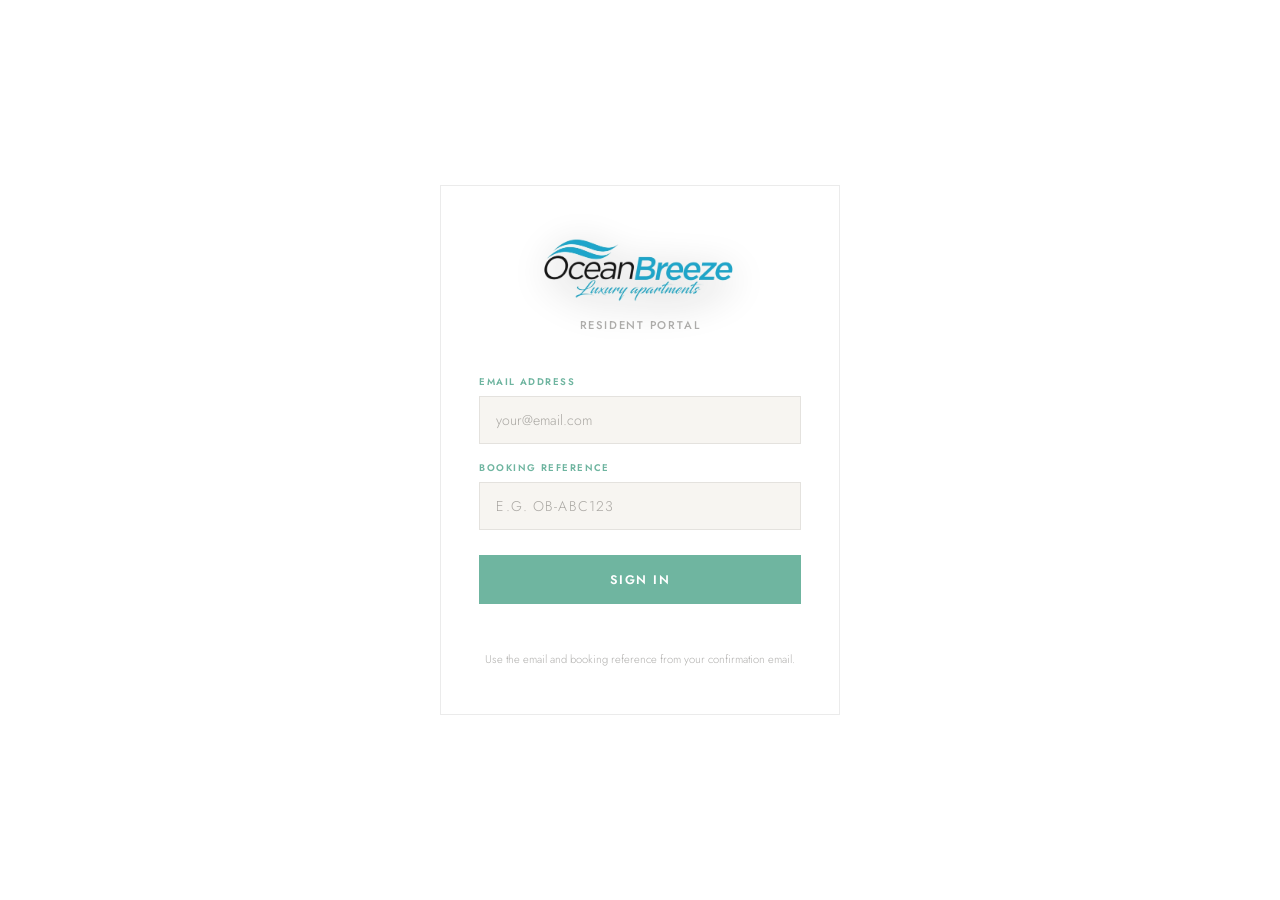
<file: admin/portal.html>
<!DOCTYPE html>
<html lang="en">
<head>
<meta charset="UTF-8">
<meta name="viewport" content="width=device-width, initial-scale=1.0">
<title>Resident Portal — Ocean Breeze Luxury Apartments</title>
<meta name="description" content="Ocean Breeze resident portal — pay rent, submit maintenance requests, sign your digital lease and explore your neighbourhood.">
<meta name="robots" content="noindex, nofollow">
<link rel="preconnect" href="https://fonts.googleapis.com">
<link rel="preconnect" href="https://fonts.gstatic.com" crossorigin>
<link href="https://fonts.googleapis.com/css2?family=Cormorant+Garamond:ital,wght@0,300;0,400;0,500;0,600;1,300;1,400&family=Jost:wght@300;400;500;600&display=swap" rel="stylesheet">
<style>
*,*::before,*::after{box-sizing:border-box;margin:0;padding:0}
:root{
  --sidebar-w:260px;
  --ch:#ffffff;--ch-mid:#f7f5f1;--ch-l:#ffffff;--ch-ll:#eeebe4;--ch-hover:#f0ede7;
  --teal:#6fb5a0;--teal-d:rgba(111,181,160,.12);--teal-b:rgba(111,181,160,.28);
  --parch:#1a1612;--parch-d:rgba(26,22,18,.55);--parch-f:rgba(26,22,18,.35);
  --gold:#c8a96e;--gold-d:rgba(200,169,110,.12);--gold-b:rgba(200,169,110,.3);
  --w5:rgba(0,0,0,.04);--w8:rgba(0,0,0,.08);--w12:rgba(0,0,0,.12);
  --w16:rgba(0,0,0,.14);
  --ok:#5cb87a;--warn:#e6a23c;--err:#e06c6c;--info:#6fb5a0;
}
html,body{height:100%}
body{background:var(--ch);color:var(--parch);font-family:'Jost',sans-serif;font-weight:300;line-height:1.6;overflow-x:hidden}

/* ══════════ LOGIN ══════════ */
#loginScreen{position:fixed;inset:0;background:var(--ch);display:flex;align-items:center;justify-content:center;z-index:999;padding:1rem}
.login-card{width:100%;max-width:400px;background:var(--ch-l);border:1px solid var(--w8);padding:2.8rem 2.4rem}
.login-logo{display:flex;align-items:center;justify-content:center;width:230px;height:74px;margin:0 auto .75rem;padding:0;background:transparent;border:0;box-shadow:none}
.login-logo img{display:block;width:100%;height:100%;object-fit:contain;opacity:.92;filter:drop-shadow(0 10px 22px rgba(0,0,0,.3))}
.login-sub{font-size:.7rem;font-weight:500;letter-spacing:.16em;text-transform:uppercase;color:var(--parch-f);text-align:center;margin-bottom:2.5rem}
.login-field{display:flex;flex-direction:column;gap:.35rem;margin-bottom:1.1rem}
.login-label{font-size:.6rem;font-weight:600;letter-spacing:.15em;text-transform:uppercase;color:var(--teal)}
.login-input{background:var(--ch-mid);border:1px solid var(--w8);outline:none;color:var(--parch);font-family:'Jost',sans-serif;font-size:.88rem;font-weight:300;padding:.8rem 1rem;transition:border-color .2s}
.login-input:focus{border-color:var(--teal)}
.login-input::placeholder{color:var(--parch-f)}
.login-btn{width:100%;padding:.95rem;background:var(--teal);color:var(--ch);font-family:'Jost',sans-serif;font-size:.78rem;font-weight:600;letter-spacing:.12em;text-transform:uppercase;border:none;cursor:pointer;margin-top:.5rem;transition:background .2s}
.login-btn:hover{background:#88c9b4}
.login-err{font-size:.72rem;color:var(--err);text-align:center;margin-top:.75rem;min-height:1rem}
.login-hint{font-size:.7rem;color:var(--parch-f);text-align:center;margin-top:1.2rem}

/* ══════════ PORTAL SHELL ══════════ */
#portal{display:none;min-height:100vh}

/* ══════════ SIDEBAR ══════════ */
#sidebar{
  position:fixed;top:0;left:0;height:100vh;width:var(--sidebar-w);
  background:var(--ch-mid);border-right:1px solid var(--w8);
  display:flex;flex-direction:column;z-index:200;
  transition:transform .3s cubic-bezier(.4,0,.2,1);
}
.sb-logo{padding:1.6rem 1.4rem 1.4rem;border-bottom:1px solid var(--w5)}
.sb-logo-text{display:flex;align-items:center;justify-content:center;width:185px;height:58px;padding:0;background:transparent;border:0;box-shadow:none;text-decoration:none}
.sb-logo-text img{display:block;width:100%;height:100%;object-fit:contain;opacity:.92;filter:drop-shadow(0 8px 18px rgba(0,0,0,.28))}
.sb-unit{font-size:.6rem;font-weight:500;letter-spacing:.14em;text-transform:uppercase;color:var(--parch-f);margin-top:.2rem}

.sb-nav{flex:1;padding:1.2rem 0;overflow-y:auto}
.sb-nav-item{display:flex;align-items:center;gap:.85rem;padding:.75rem 1.4rem;font-size:.78rem;font-weight:500;letter-spacing:.06em;color:var(--parch-d);text-decoration:none;cursor:pointer;transition:background .18s,color .18s;border-left:2px solid transparent;user-select:none}
.sb-nav-item:hover{background:var(--w5);color:var(--parch)}
.sb-nav-item.active{background:rgba(111,181,160,.08);color:var(--teal);border-left-color:var(--teal)}
.sb-nav-item svg{width:16px;height:16px;stroke:currentColor;fill:none;stroke-width:1.6;stroke-linecap:round;stroke-linejoin:round;flex-shrink:0}
.sb-sep{height:1px;background:var(--w5);margin:.6rem 1.4rem}

.sb-user{padding:1.2rem 1.4rem;border-top:1px solid var(--w8);display:flex;align-items:center;gap:.75rem}
.sb-avatar{width:36px;height:36px;border-radius:50%;background:rgba(111,181,160,.2);border:1px solid var(--teal-b);display:flex;align-items:center;justify-content:center;font-size:.72rem;font-weight:600;color:var(--teal);flex-shrink:0;letter-spacing:.05em}
.sb-user-info{flex:1;min-width:0}
.sb-user-name{font-size:.8rem;font-weight:500;color:var(--parch);white-space:nowrap;overflow:hidden;text-overflow:ellipsis}
.sb-user-role{font-size:.65rem;color:var(--parch-f);white-space:nowrap;overflow:hidden;text-overflow:ellipsis}
.sb-logout{font-size:.65rem;font-weight:500;letter-spacing:.08em;text-transform:uppercase;color:var(--parch-f);cursor:pointer;white-space:nowrap;background:none;border:none;transition:color .2s;padding:0;font-family:'Jost',sans-serif}
.sb-logout:hover{color:var(--err)}

/* ══════════ OVERLAY (mobile) ══════════ */
#sbOverlay{display:none;position:fixed;inset:0;background:rgba(0,0,0,.6);z-index:190;backdrop-filter:blur(4px)}

/* ══════════ MAIN ══════════ */
#main{margin-left:var(--sidebar-w);min-height:100vh;background:var(--ch)}

/* mobile top bar */
.top-bar{display:none;position:sticky;top:0;z-index:150;height:56px;background:rgba(255,255,255,.96);backdrop-filter:blur(12px);border-bottom:1px solid rgba(0,0,0,.08);align-items:center;justify-content:space-between;padding:0 1.2rem;color:#1a1612}
.hamburger{display:flex;flex-direction:column;gap:4.5px;cursor:pointer;background:none;border:none;padding:4px}
.hamburger span{display:block;width:20px;height:1.5px;background:var(--parch);transition:all .3s}
.top-bar-logo{display:flex;align-items:center;justify-content:center;width:142px;height:38px;padding:0;background:transparent;border:0}
.top-bar-logo img{display:block;width:100%;height:100%;object-fit:contain;opacity:.92;filter:drop-shadow(0 7px 16px rgba(0,0,0,.28))}
.top-bar-noop{width:28px}

/* page header inside main */
.page-header{padding:2.4rem 2.8rem 0;border-bottom:1px solid var(--w5);padding-bottom:1.8rem}
.page-greeting{font-family:'Cormorant Garamond',serif;font-size:clamp(1.6rem,3vw,2.2rem);font-weight:300;color:var(--parch);line-height:1.1}
.page-greeting em{font-style:italic;color:var(--teal)}
.page-meta{font-size:.72rem;color:var(--parch-f);letter-spacing:.06em;margin-top:.3rem}
.page-title{font-family:'Cormorant Garamond',serif;font-size:1.6rem;font-weight:300;color:var(--parch)}
.page-eyebrow{font-size:.65rem;font-weight:600;letter-spacing:.18em;text-transform:uppercase;color:var(--teal);margin-bottom:.4rem}

.sec-body{padding:2rem 2.8rem}

/* ══════════ SECTIONS VISIBILITY ══════════ */
.portal-sec{display:none}
.portal-sec.active{display:block}

/* ══════════ STAT CARDS ══════════ */
.stat-grid{display:grid;grid-template-columns:repeat(3,1fr);gap:1px;background:var(--w8);border:1px solid var(--w8);margin-bottom:2.5rem}
.stat-card{background:var(--ch-l);padding:1.6rem;position:relative;overflow:hidden}
.stat-card::before{content:'';position:absolute;bottom:0;left:0;right:0;height:2px}
.stat-card.teal::before{background:var(--teal);opacity:.5}
.stat-card.gold::before{background:var(--gold);opacity:.5}
.stat-card.warn::before{background:var(--warn);opacity:.6}
.stat-label{font-size:.62rem;font-weight:600;letter-spacing:.16em;text-transform:uppercase;color:var(--parch-f);margin-bottom:.7rem}
.stat-value{font-family:'Cormorant Garamond',serif;font-size:1.7rem;font-weight:300;color:var(--parch);line-height:1.15}
.stat-sub{font-size:.72rem;color:var(--parch-f);margin-top:.35rem}
.stat-badge{display:inline-block;font-size:.6rem;font-weight:600;letter-spacing:.1em;text-transform:uppercase;padding:.15rem .55rem;margin-top:.5rem}
.stat-badge.urgent{background:rgba(224,108,108,.15);color:var(--err);border:1px solid rgba(224,108,108,.3)}
.stat-badge.ok{background:rgba(92,184,122,.12);color:var(--ok);border:1px solid rgba(92,184,122,.3)}

/* ══════════ ACTIVITY FEED ══════════ */
.feed-title{font-size:.62rem;font-weight:600;letter-spacing:.16em;text-transform:uppercase;color:var(--parch-f);margin-bottom:1.2rem}
.feed-list{display:flex;flex-direction:column}
.feed-item{display:flex;gap:1rem;padding:.9rem 0;border-bottom:1px solid var(--w5);position:relative}
.feed-item:last-child{border-bottom:none}
.feed-dot-col{display:flex;flex-direction:column;align-items:center;padding-top:.3rem}
.feed-dot{width:8px;height:8px;border-radius:50%;flex-shrink:0}
.feed-dot.pay{background:var(--teal)}
.feed-dot.maint{background:var(--warn)}
.feed-dot.system{background:var(--parch-f)}
.feed-line{flex:1;width:1px;background:var(--w8);margin-top:4px}
.feed-content{flex:1}
.feed-date{font-size:.65rem;color:var(--parch-f);letter-spacing:.04em;margin-bottom:.15rem}
.feed-desc{font-size:.82rem;color:var(--parch)}
.feed-amount{font-size:.82rem;font-weight:500;color:var(--teal);white-space:nowrap}
.feed-status-pill{display:inline-block;font-size:.58rem;font-weight:600;letter-spacing:.1em;text-transform:uppercase;padding:.1rem .5rem;margin-left:.5rem;vertical-align:middle}
.pill-ok{background:rgba(92,184,122,.12);color:var(--ok);border:1px solid rgba(92,184,122,.25)}
.pill-warn{background:rgba(230,162,60,.12);color:var(--warn);border:1px solid rgba(230,162,60,.25)}
.pill-info{background:rgba(111,181,160,.12);color:var(--teal);border:1px solid rgba(111,181,160,.25)}
.pill-muted{background:var(--w5);color:var(--parch-f);border:1px solid var(--w8)}

/* ══════════ PAY RENT ══════════ */
.balance-card{background:var(--ch-mid);border:1px solid var(--w8);padding:1.8rem;margin-bottom:2rem;display:flex;align-items:center;justify-content:space-between;flex-wrap:wrap;gap:1rem;position:relative;overflow:hidden}
.balance-card::before{content:'';position:absolute;left:0;top:0;bottom:0;width:3px;background:var(--teal)}
.balance-lbl{font-size:.6rem;font-weight:600;letter-spacing:.16em;text-transform:uppercase;color:var(--parch-f);margin-bottom:.4rem}
.balance-amount{font-family:'Cormorant Garamond',serif;font-size:2.6rem;font-weight:300;color:var(--parch);line-height:1}
.balance-due{font-size:.75rem;color:var(--parch-f);margin-top:.3rem}
.balance-due strong{color:var(--warn)}

.pay-method-grid{display:grid;grid-template-columns:repeat(3,1fr);gap:1px;background:var(--w8);border:1px solid var(--w8);margin-bottom:1.5rem}
.pay-method-opt{display:flex;flex-direction:column;align-items:center;gap:.6rem;padding:1.2rem .8rem;background:var(--ch-l);cursor:pointer;transition:background .18s;user-select:none}
.pay-method-opt:hover{background:var(--ch-hover)}
.pay-method-opt.sel{background:var(--teal-d);box-shadow:inset 0 0 0 1px var(--teal-b)}
.pay-m-icon{width:36px;height:36px;border-radius:50%;display:flex;align-items:center;justify-content:center;flex-shrink:0}
.pay-m-name{font-size:.68rem;font-weight:500;letter-spacing:.1em;text-transform:uppercase;color:var(--parch-d);transition:color .18s}
.pay-method-opt.sel .pay-m-name{color:var(--teal)}
.mpesa-note{padding:.85rem 1.1rem;background:rgba(111,181,160,.06);border:1px solid var(--teal-b);border-left:3px solid var(--teal);font-size:.79rem;color:var(--parch-d);margin-bottom:1.2rem;display:none}
.mpesa-note.show{display:block}
.mpesa-note strong{color:var(--teal)}

.form-row{display:grid;grid-template-columns:1fr 1fr;gap:1rem 1.5rem;margin-bottom:1.2rem}
.fg{display:flex;flex-direction:column;gap:.35rem}
.fg.full{grid-column:1/-1}
.flbl{font-size:.6rem;font-weight:600;letter-spacing:.15em;text-transform:uppercase;color:var(--teal)}
.finp,.fsel,.ftxt{background:var(--ch-l);border:1px solid var(--w8);outline:none;color:var(--parch);font-family:'Jost',sans-serif;font-size:.87rem;font-weight:300;padding:.8rem 1rem;width:100%;transition:border-color .2s}
.finp:focus,.fsel:focus,.ftxt:focus{border-color:var(--teal)}
.finp::placeholder,.ftxt::placeholder{color:var(--parch-f)}
.fsel{-webkit-appearance:none;appearance:none;cursor:pointer}
.fsel option{background:var(--ch-l)}
.ftxt{resize:vertical;min-height:85px}

.btn-primary{display:inline-flex;align-items:center;justify-content:center;gap:.45rem;padding:.9rem 2.2rem;background:var(--teal);color:var(--ch);font-family:'Jost',sans-serif;font-size:.78rem;font-weight:600;letter-spacing:.12em;text-transform:uppercase;border:none;cursor:pointer;transition:background .2s,transform .15s;min-width:140px}
.btn-primary:hover:not(:disabled){background:#88c9b4;transform:translateY(-1px)}
.btn-primary:disabled{opacity:.35;cursor:not-allowed;transform:none}
.btn-primary svg{width:15px;height:15px;stroke:currentColor;fill:none;stroke-width:2;stroke-linecap:round;stroke-linejoin:round}
.btn-secondary{display:inline-flex;align-items:center;justify-content:center;gap:.4rem;padding:.9rem 1.5rem;background:none;color:var(--parch-d);font-family:'Jost',sans-serif;font-size:.76rem;font-weight:500;letter-spacing:.1em;text-transform:uppercase;border:1px solid var(--w8);cursor:pointer;transition:border-color .2s,color .2s}
.btn-secondary:hover{border-color:var(--teal-b);color:var(--teal)}
.btn-secondary svg{width:13px;height:13px;stroke:currentColor;fill:none;stroke-width:2;stroke-linecap:round;stroke-linejoin:round}

/* success animation */
.pay-success{display:none;text-align:center;padding:3rem 1rem;animation:fadeUp .4s ease}
.pay-success.show{display:block}
.pay-success-icon{width:64px;height:64px;border-radius:50%;background:rgba(92,184,122,.12);border:1.5px solid rgba(92,184,122,.3);display:flex;align-items:center;justify-content:center;margin:0 auto 1.2rem;animation:pop .45s cubic-bezier(.34,1.56,.64,1)}
.pay-success-icon svg{width:28px;height:28px;stroke:var(--ok);fill:none;stroke-width:1.8;stroke-linecap:round;stroke-linejoin:round}
.pay-success-title{font-family:'Cormorant Garamond',serif;font-size:1.8rem;font-weight:300;color:var(--parch);margin-bottom:.5rem}
.pay-success-sub{font-size:.82rem;color:var(--parch-d)}
@keyframes pop{from{transform:scale(.4);opacity:0}to{transform:scale(1);opacity:1}}
@keyframes fadeUp{from{opacity:0;transform:translateY(10px)}to{opacity:1;transform:translateY(0)}}

/* ══════════ MAINTENANCE ══════════ */
.maint-layout{display:grid;grid-template-columns:1fr 1.5fr;gap:2rem;align-items:start}
.section-card{background:var(--ch-l);border:1px solid var(--w8);padding:1.8rem;margin-bottom:1.5rem}
.sc-title{font-size:.65rem;font-weight:600;letter-spacing:.16em;text-transform:uppercase;color:var(--teal);margin-bottom:1.4rem}

.priority-toggle{display:grid;grid-template-columns:1fr 1fr;gap:1px;background:var(--w8);border:1px solid var(--w8)}
.prio-opt{display:flex;align-items:center;justify-content:center;gap:.5rem;padding:.7rem;background:var(--ch-l);cursor:pointer;font-size:.72rem;font-weight:500;letter-spacing:.08em;text-transform:uppercase;color:var(--parch-f);transition:all .18s;user-select:none}
.prio-opt:hover{background:var(--ch-hover)}
.prio-opt.sel-normal{background:var(--teal-d);color:var(--teal);box-shadow:inset 0 0 0 1px var(--teal-b)}
.prio-opt.sel-urgent{background:rgba(224,108,108,.1);color:var(--err);box-shadow:inset 0 0 0 1px rgba(224,108,108,.3)}
.prio-opt svg{width:12px;height:12px;stroke:currentColor;fill:none;stroke-width:2;stroke-linecap:round;stroke-linejoin:round}

.upload-zone{border:1px dashed var(--w12);padding:1.5rem 1rem;text-align:center;cursor:pointer;transition:border-color .2s,background .2s}
.upload-zone:hover{border-color:var(--teal-b);background:var(--teal-d)}
.upload-zone input{display:none}
.upload-icon{width:24px;height:24px;stroke:var(--parch-f);fill:none;stroke-width:1.5;stroke-linecap:round;stroke-linejoin:round;margin:0 auto .5rem}
.upload-text{font-size:.74rem;color:var(--parch-f)}
.upload-text strong{color:var(--teal)}
.upload-name{font-size:.72rem;color:var(--teal);margin-top:.5rem}

/* Requests table */
.req-table{width:100%;border-collapse:collapse;margin-top:.5rem}
.req-table th{font-size:.58rem;font-weight:600;letter-spacing:.14em;text-transform:uppercase;color:var(--parch-f);padding:.7rem 1rem;border-bottom:1px solid var(--w8);text-align:left;white-space:nowrap}
.req-table td{padding:.85rem 1rem;border-bottom:1px solid var(--w5);font-size:.8rem;color:var(--parch-d);vertical-align:middle}
.req-table tr:last-child td{border-bottom:none}
.req-table tr.req-row{cursor:pointer;transition:background .15s}
.req-table tr.req-row:hover td{background:var(--w5)}
.req-table tr.req-row.active td{background:rgba(111,181,160,.07)}
.req-num{font-family:'Cormorant Garamond',serif;font-size:.95rem;color:var(--parch);font-weight:400}
.status-badge{display:inline-block;font-size:.58rem;font-weight:600;letter-spacing:.1em;text-transform:uppercase;padding:.15rem .55rem;white-space:nowrap}
.s-pending{background:var(--w5);color:var(--parch-f);border:1px solid var(--w8)}
.s-progress{background:rgba(230,162,60,.12);color:var(--warn);border:1px solid rgba(230,162,60,.25)}
.s-resolved{background:rgba(92,184,122,.12);color:var(--ok);border:1px solid rgba(92,184,122,.25)}
.view-btn{font-size:.62rem;font-weight:600;letter-spacing:.1em;text-transform:uppercase;color:var(--teal);cursor:pointer;background:none;border:none;font-family:'Jost',sans-serif;padding:.2rem .5rem;transition:opacity .2s}
.view-btn:hover{opacity:.7}

/* Timeline */
.timeline-panel{background:var(--ch-mid);border:1px solid var(--w8);padding:1.6rem;margin-top:1px}
.tl-title{font-size:.62rem;font-weight:600;letter-spacing:.14em;text-transform:uppercase;color:var(--parch-f);margin-bottom:1.4rem;display:flex;align-items:center;justify-content:space-between}
.tl-close{cursor:pointer;color:var(--parch-f);background:none;border:none;font-size:1rem;font-family:'Jost',sans-serif;transition:color .2s}
.tl-close:hover{color:var(--parch)}
.tl-item{display:flex;gap:1rem;position:relative}
.tl-item:not(:last-child)::before{content:'';position:absolute;left:7px;top:20px;bottom:-4px;width:1px;background:var(--w8)}
.tl-dot{width:15px;height:15px;border-radius:50%;flex-shrink:0;margin-top:3px;display:flex;align-items:center;justify-content:center;font-size:.5rem;z-index:1}
.tl-dot.done{background:var(--teal);border:1.5px solid var(--teal)}
.tl-dot.done::after{content:'✓';color:var(--ch);font-weight:700}
.tl-dot.active{background:var(--ch-l);border:1.5px solid var(--warn)}
.tl-dot.active::after{content:'';width:5px;height:5px;border-radius:50%;background:var(--warn);display:block}
.tl-dot.pending{background:var(--ch-l);border:1.5px solid var(--w12)}
.tl-info{flex:1;padding-bottom:1.2rem}
.tl-step{font-size:.8rem;font-weight:500;color:var(--parch);margin-bottom:.1rem}
.tl-when{font-size:.68rem;color:var(--parch-f)}
.tl-msg{font-size:.76rem;color:var(--parch-d);margin-top:.2rem;font-style:italic}

/* ══════════ LEASE ══════════ */
.lease-layout{display:grid;grid-template-columns:1fr 1.2fr;gap:2rem;align-items:start}
.lease-detail-row{display:flex;align-items:center;justify-content:space-between;padding:.65rem 0;border-bottom:1px solid var(--w5);font-size:.83rem}
.lease-detail-row:last-child{border-bottom:none}
.lease-d-lbl{color:var(--parch-f)}
.lease-d-val{color:var(--parch);font-weight:400;text-align:right}
.lease-status-active{color:var(--ok);font-weight:500}
.pdf-placeholder{background:var(--ch-mid);border:1px solid var(--w8);padding:3rem 2rem;text-align:center;margin-bottom:1.2rem;position:relative;overflow:hidden}
.pdf-lines{position:absolute;inset:0;opacity:.04;background:repeating-linear-gradient(0deg,transparent,transparent 22px,var(--parch) 22px,var(--parch) 23px)}
.pdf-icon{width:48px;height:48px;margin:0 auto 1rem;stroke:var(--parch-f);fill:none;stroke-width:1.2;stroke-linecap:round;stroke-linejoin:round}
.pdf-name{font-family:'Cormorant Garamond',serif;font-size:1.1rem;font-weight:400;color:var(--parch-d);margin-bottom:.3rem}
.pdf-meta{font-size:.7rem;color:var(--parch-f)}
.pdf-actions{display:flex;gap:.75rem;flex-wrap:wrap}

/* signed badge */
.signed-badge{display:inline-flex;align-items:center;gap:.4rem;padding:.35rem .9rem;background:rgba(92,184,122,.1);border:1px solid rgba(92,184,122,.3);font-size:.68rem;font-weight:600;letter-spacing:.1em;text-transform:uppercase;color:var(--ok);margin-top:.8rem}
.signed-badge svg{width:12px;height:12px;stroke:currentColor;fill:none;stroke-width:2.5;stroke-linecap:round;stroke-linejoin:round}

/* ══════════ SIGNATURE MODAL ══════════ */
#sigModal{display:none;position:fixed;inset:0;background:rgba(0,0,0,.7);z-index:500;align-items:center;justify-content:center;padding:1rem;backdrop-filter:blur(8px)}
#sigModal.open{display:flex}
.sig-box{background:var(--ch-l);border:1px solid var(--w12);padding:2rem;max-width:520px;width:100%}
.sig-title{font-family:'Cormorant Garamond',serif;font-size:1.4rem;font-weight:300;color:var(--parch);margin-bottom:.4rem}
.sig-sub{font-size:.76rem;color:var(--parch-d);margin-bottom:1.4rem}
#sigCanvas{width:100%;height:160px;background:#f5f2ec;border:1px solid var(--w12);cursor:crosshair;display:block;touch-action:none}
.sig-hint{font-size:.68rem;color:var(--parch-f);text-align:center;margin-top:.4rem;margin-bottom:1.2rem}
.sig-actions{display:flex;justify-content:space-between;gap:.75rem;flex-wrap:wrap}

/* ══════════ NEIGHBOURHOOD ══════════ */
.nb-coming{text-align:center;padding:4rem 1rem}
.nb-icon-big{width:56px;height:56px;stroke:var(--parch-f);fill:none;stroke-width:1.2;stroke-linecap:round;stroke-linejoin:round;margin:0 auto 1.2rem}
.nb-coming h2{font-family:'Cormorant Garamond',serif;font-size:1.6rem;font-weight:300;color:var(--parch-d);margin-bottom:.5rem}
.nb-coming p{font-size:.82rem;color:var(--parch-f)}
.nb-grid{display:grid;grid-template-columns:repeat(auto-fit,minmax(200px,1fr));gap:1px;background:var(--w8);border:1px solid var(--w8);margin-top:2rem}
.nb-card{background:var(--ch-l);padding:1.4rem;cursor:pointer;transition:background .18s}
.nb-card:hover{background:var(--ch-hover)}
.nb-card-icon{width:28px;height:28px;stroke:var(--teal);fill:none;stroke-width:1.5;stroke-linecap:round;stroke-linejoin:round;margin-bottom:.75rem}
.nb-card-name{font-size:.78rem;font-weight:500;color:var(--parch);margin-bottom:.2rem}
.nb-card-meta{font-size:.7rem;color:var(--parch-f)}
.ai-chip-sm{display:inline-flex;align-items:center;gap:.3rem;font-size:.55rem;font-weight:600;letter-spacing:.1em;text-transform:uppercase;color:var(--teal);padding:.12rem .4rem;background:rgba(111,181,160,.1);border:1px solid rgba(111,181,160,.2);margin-top:.4rem}

/* ══════════ SETTINGS ══════════ */
.settings-avatar{width:72px;height:72px;border-radius:50%;background:rgba(111,181,160,.15);border:1.5px solid var(--teal-b);display:flex;align-items:center;justify-content:center;font-size:1.4rem;font-weight:600;color:var(--teal);margin-bottom:1.2rem;letter-spacing:.05em}
.settings-grid{display:grid;grid-template-columns:1fr 1fr;gap:2rem}

/* ══════════ RESPONSIVE ══════════ */
@media(max-width:900px){
  #sidebar{transform:translateX(-100%)}
  #sidebar.open{transform:translateX(0)}
  #main{margin-left:0}
  .top-bar{display:flex}
  .sec-body{padding:1.5rem 1.2rem}
  .page-header{padding:1.5rem 1.2rem}
  .stat-grid{grid-template-columns:1fr}
  .maint-layout{grid-template-columns:1fr}
  .lease-layout{grid-template-columns:1fr}
  .settings-grid{grid-template-columns:1fr}
  .form-row{grid-template-columns:1fr}
  .fg.full{grid-column:1}
}
@media(max-width:600px){
  .pay-method-grid{grid-template-columns:1fr}
  .pdf-actions{flex-direction:column}
}
</style>
</head>
<body>

<!-- ════════ LOGIN ════════ -->
<div id="loginScreen">
  <div class="login-card">
    <div class="login-logo">
      <img src="../assets/logo/oceanbreeze-logo.webp" alt="Ocean Breeze Luxury Apartments">
    </div>
    <div class="login-sub">Resident Portal</div>
    <div class="login-field">
      <label class="login-label">Email Address</label>
      <input type="email" class="login-input" id="loginEmail" placeholder="your@email.com" autocomplete="username">
    </div>
    <div class="login-field">
      <label class="login-label">Booking Reference</label>
      <input type="text" class="login-input" id="loginPass" placeholder="e.g. OB-ABC123" autocomplete="off" style="text-transform:uppercase;letter-spacing:.08em;">
    </div>
    <button class="login-btn" onclick="doLogin()">Sign In</button>
    <div class="login-err" id="loginErr"></div>
    <div class="login-hint">Use the email and booking reference from your confirmation email.</div>
  </div>
</div>

<!-- ════════ PORTAL ════════ -->
<div id="portal">

  <!-- SIDEBAR -->
  <aside id="sidebar">
    <div class="sb-logo">
      <a class="sb-logo-text" href="../index.html" aria-label="Ocean Breeze Luxury Apartments home">
        <img src="../assets/logo/oceanbreeze-logo.webp" alt="Ocean Breeze Luxury Apartments">
      </a>
      <div class="sb-unit">Bijilo, The Gambia</div>
    </div>

    <nav class="sb-nav" id="sbNav">
      <a class="sb-nav-item active" data-sec="dashboard">
        <svg viewBox="0 0 24 24"><rect x="3" y="3" width="7" height="7"/><rect x="14" y="3" width="7" height="7"/><rect x="14" y="14" width="7" height="7"/><rect x="3" y="14" width="7" height="7"/></svg>
        Dashboard
      </a>
      <a class="sb-nav-item" data-sec="payrent">
        <svg viewBox="0 0 24 24"><rect x="1" y="4" width="22" height="16" rx="2"/><line x1="1" y1="10" x2="23" y2="10"/></svg>
        Pay Rent
      </a>
      <a class="sb-nav-item" data-sec="maintenance">
        <svg viewBox="0 0 24 24"><path d="M14.7 6.3a1 1 0 0 0 0 1.4l1.6 1.6a1 1 0 0 0 1.4 0l3.77-3.77a6 6 0 0 1-7.94 7.94l-6.91 6.91a2.12 2.12 0 0 1-3-3l6.91-6.91a6 6 0 0 1 7.94-7.94l-3.76 3.76z"/></svg>
        Maintenance
      </a>
      <a class="sb-nav-item" data-sec="lease">
        <svg viewBox="0 0 24 24"><path d="M14 2H6a2 2 0 0 0-2 2v16a2 2 0 0 0 2 2h12a2 2 0 0 0 2-2V8z"/><polyline points="14 2 14 8 20 8"/><line x1="16" y1="13" x2="8" y2="13"/><line x1="16" y1="17" x2="8" y2="17"/></svg>
        My Lease
      </a>
      <div class="sb-sep"></div>
      <a class="sb-nav-item" data-sec="neighbourhood">
        <svg viewBox="0 0 24 24"><circle cx="12" cy="12" r="10"/><line x1="2" y1="12" x2="22" y2="12"/><path d="M12 2a15.3 15.3 0 0 1 4 10 15.3 15.3 0 0 1-4 10 15.3 15.3 0 0 1-4-10 15.3 15.3 0 0 1 4-10z"/></svg>
        Neighbourhood
      </a>
      <a class="sb-nav-item" data-sec="settings">
        <svg viewBox="0 0 24 24"><circle cx="12" cy="12" r="3"/><path d="M19.4 15a1.65 1.65 0 0 0 .33 1.82l.06.06a2 2 0 0 1-2.83 2.83l-.06-.06a1.65 1.65 0 0 0-1.82-.33 1.65 1.65 0 0 0-1 1.51V21a2 2 0 0 1-4 0v-.09A1.65 1.65 0 0 0 9 19.4a1.65 1.65 0 0 0-1.82.33l-.06.06a2 2 0 0 1-2.83-2.83l.06-.06A1.65 1.65 0 0 0 4.68 15a1.65 1.65 0 0 0-1.51-1H3a2 2 0 0 1 0-4h.09A1.65 1.65 0 0 0 4.6 9a1.65 1.65 0 0 0-.33-1.82l-.06-.06a2 2 0 0 1 2.83-2.83l.06.06A1.65 1.65 0 0 0 9 4.68a1.65 1.65 0 0 0 1-1.51V3a2 2 0 0 1 4 0v.09a1.65 1.65 0 0 0 1 1.51 1.65 1.65 0 0 0 1.82-.33l.06-.06a2 2 0 0 1 2.83 2.83l-.06.06A1.65 1.65 0 0 0 19.4 9a1.65 1.65 0 0 0 1.51 1H21a2 2 0 0 1 0 4h-.09a1.65 1.65 0 0 0-1.51 1z"/></svg>
        Settings
      </a>
    </nav>

    <div class="sb-user">
      <div class="sb-avatar" id="sbAvatar">AD</div>
      <div class="sb-user-info">
        <div class="sb-user-name" id="sbName">Amara Diallo</div>
        <div class="sb-user-role">Your Residence</div>
      </div>
      <button class="sb-logout" onclick="doLogout()">Logout</button>
    </div>
  </aside>

  <!-- MOBILE OVERLAY -->
  <div id="sbOverlay" onclick="closeSidebar()"></div>

  <!-- MAIN -->
  <div id="main">
    <!-- mobile top bar -->
    <div class="top-bar">
      <button class="hamburger" onclick="toggleSidebar()">
        <span></span><span></span><span></span>
      </button>
      <div class="top-bar-logo">
        <img src="../assets/logo/oceanbreeze-logo.webp" alt="Ocean Breeze Luxury Apartments">
      </div>
      <div class="top-bar-noop"></div>
    </div>

    <!-- ── DASHBOARD ── -->
    <div class="portal-sec active" id="sec-dashboard">
      <div class="page-header">
        <div class="page-greeting">Good morning, <em id="greetName">Amara</em>.</div>
        <div class="page-meta">Bijilo, The Gambia · Ocean Breeze Luxury Apartments</div>
      </div>
      <div class="sec-body">
        <div class="stat-grid">
          <div class="stat-card teal">
            <div class="stat-label">Next Rent Due</div>
            <div class="stat-value">$180.00</div>
            <div class="stat-sub">Due 1 July 2026</div>
            <span class="stat-badge ok">On Track</span>
          </div>
          <div class="stat-card gold">
            <div class="stat-label">Lease Expiry</div>
            <div class="stat-value">31 Dec 2026</div>
            <div class="stat-sub">207 days remaining</div>
            <span class="stat-badge ok">Active</span>
          </div>
          <div class="stat-card warn">
            <div class="stat-label">Open Requests</div>
            <div class="stat-value">2</div>
            <div class="stat-sub">1 Urgent · 1 Normal</div>
            <span class="stat-badge urgent">Action Needed</span>
          </div>
        </div>

        <div class="feed-title">Recent Activity</div>
        <div class="feed-list">
          <div class="feed-item">
            <div class="feed-dot-col"><div class="feed-dot pay"></div><div class="feed-line"></div></div>
            <div class="feed-content">
              <div class="feed-date">1 Jun 2026</div>
              <div class="feed-desc">Rent payment — June 2026 <span class="feed-status-pill pill-ok">Confirmed</span></div>
            </div>
            <div class="feed-amount">$180.00</div>
          </div>
          <div class="feed-item">
            <div class="feed-dot-col"><div class="feed-dot maint"></div><div class="feed-line"></div></div>
            <div class="feed-content">
              <div class="feed-date">15 May 2026</div>
              <div class="feed-desc">Maintenance: AC not cooling properly <span class="feed-status-pill pill-warn">In Progress</span></div>
            </div>
          </div>
          <div class="feed-item">
            <div class="feed-dot-col"><div class="feed-dot pay"></div><div class="feed-line"></div></div>
            <div class="feed-content">
              <div class="feed-date">1 May 2026</div>
              <div class="feed-desc">Rent payment — May 2026 <span class="feed-status-pill pill-ok">Confirmed</span></div>
            </div>
            <div class="feed-amount">$180.00</div>
          </div>
          <div class="feed-item">
            <div class="feed-dot-col"><div class="feed-dot pay"></div></div>
            <div class="feed-content">
              <div class="feed-date">1 Apr 2026</div>
              <div class="feed-desc">Rent payment — April 2026 <span class="feed-status-pill pill-ok">Confirmed</span></div>
            </div>
            <div class="feed-amount">$180.00</div>
          </div>
        </div>

        <div style="margin-top:2rem;display:flex;gap:.75rem;flex-wrap:wrap">
          <button class="btn-primary" onclick="navTo('payrent')">
            <svg viewBox="0 0 24 24"><rect x="1" y="4" width="22" height="16" rx="2"/><line x1="1" y1="10" x2="23" y2="10"/></svg>
            Pay Rent
          </button>
          <button class="btn-secondary" onclick="navTo('maintenance')">
            <svg viewBox="0 0 24 24"><path d="M14.7 6.3a1 1 0 0 0 0 1.4l1.6 1.6a1 1 0 0 0 1.4 0l3.77-3.77a6 6 0 0 1-7.94 7.94l-6.91 6.91a2.12 2.12 0 0 1-3-3l6.91-6.91a6 6 0 0 1 7.94-7.94l-3.76 3.76z"/></svg>
            New Request
          </button>
        </div>
      </div>
    </div>

    <!-- ── PAY RENT ── -->
    <div class="portal-sec" id="sec-payrent">
      <div class="page-header">
        <div class="page-eyebrow">Finance</div>
        <div class="page-title">Pay Rent</div>
      </div>
      <div class="sec-body">
        <div id="payForm">
          <div class="balance-card">
            <div>
              <div class="balance-lbl">Outstanding Balance</div>
              <div class="balance-amount">$180.00</div>
              <div class="balance-due">Due: <strong>1 July 2026</strong> · June 2026</div>
            </div>
            <div style="text-align:right">
              <div style="font-size:.62rem;font-weight:600;letter-spacing:.14em;text-transform:uppercase;color:var(--parch-f);margin-bottom:.4rem">Unit</div>
              <div style="font-family:'Cormorant Garamond',serif;font-size:1.3rem;color:var(--parch)">3B — Bijilo Residence</div>
            </div>
          </div>

          <div style="font-size:.62rem;font-weight:600;letter-spacing:.16em;text-transform:uppercase;color:var(--teal);margin-bottom:.9rem">Payment Method</div>
          <div class="pay-method-grid">
            <div class="pay-method-opt sel" data-pay="mpesa" onclick="selPayMethod('mpesa',this)">
              <div class="pay-m-icon" style="background:#4CAF50">
                <svg width="18" height="18" viewBox="0 0 24 24" fill="white"><path d="M6.6 10.8c0-2.98 2.42-5.4 5.4-5.4s5.4 2.42 5.4 5.4-2.42 5.4-5.4 5.4-5.4-2.42-5.4-5.4M12 2C6.48 2 2 6.48 2 12s4.48 10 10 10 10-4.48 10-10S17.52 2 12 2"/></svg>
              </div>
              <span class="pay-m-name">M-Pesa</span>
            </div>
            <div class="pay-method-opt" data-pay="airtel" onclick="selPayMethod('airtel',this)">
              <div class="pay-m-icon" style="background:#E53935">
                <svg width="18" height="18" viewBox="0 0 24 24" fill="white"><path d="M1 9l2 2c4.97-4.97 13.03-4.97 18 0l2-2C16.93 2.93 7.08 2.93 1 9zm8 8l3 3 3-3c-1.65-1.66-4.34-1.66-6 0zm-4-4l2 2c2.76-2.76 7.24-2.76 10 0l2-2C15.14 9.14 8.87 9.14 5 13z"/></svg>
              </div>
              <span class="pay-m-name">Airtel Money</span>
            </div>
            <div class="pay-method-opt" data-pay="bank" onclick="selPayMethod('bank',this)">
              <div class="pay-m-icon" style="background:linear-gradient(135deg,#1a1f71,#00579f)">
                <svg width="18" height="18" viewBox="0 0 24 24" fill="none" stroke="white" stroke-width="1.8"><line x1="3" y1="22" x2="21" y2="22"/><line x1="6" y1="18" x2="6" y2="11"/><line x1="10" y1="18" x2="10" y2="11"/><line x1="14" y1="18" x2="14" y2="11"/><line x1="18" y1="18" x2="18" y2="11"/><polygon points="12 2 3 7 21 7"/></svg>
              </div>
              <span class="pay-m-name">Bank Transfer</span>
            </div>
          </div>

          <div class="mpesa-note show" id="payNote">
            You will receive an <strong>M-Pesa STK push</strong> to your registered number. Approve the prompt to complete payment.
          </div>

          <div class="form-row">
            <div class="fg">
              <label class="flbl">Amount (USD)</label>
              <input type="number" class="finp" id="payAmount" value="180" min="1">
            </div>
            <div class="fg">
              <label class="flbl">Payment Reference</label>
              <input type="text" class="finp" id="payRef" placeholder="e.g. June 2026 rent">
            </div>
            <div class="fg full">
              <label class="flbl">Note (optional)</label>
              <input type="text" class="finp" placeholder="Additional notes to management">
            </div>
          </div>

          <div style="display:flex;align-items:center;gap:1rem;margin-top:.5rem;flex-wrap:wrap">
            <button class="btn-primary" onclick="doPayment()">
              <svg viewBox="0 0 24 24"><polyline points="20 6 9 17 4 12"/></svg>
              Pay Now
            </button>
            <span style="font-size:.72rem;color:var(--parch-f)">Secured · Free cancellation up to 48h</span>
          </div>
        </div>

        <div class="pay-success" id="paySuccess">
          <div class="pay-success-icon">
            <svg viewBox="0 0 24 24"><polyline points="20 6 9 17 4 12"/></svg>
          </div>
          <div class="pay-success-title">Payment Received.</div>
          <div class="pay-success-sub">Your rent for June 2026 has been processed. A receipt will be sent to your email.</div>
          <div style="margin-top:1.8rem;display:inline-block;font-family:'Cormorant Garamond',serif;font-size:1.4rem;color:var(--teal);padding:.6rem 1.4rem;background:var(--teal-d);border:1px solid var(--teal-b);letter-spacing:.1em" id="payTxRef">REF: —</div>
          <div style="margin-top:1.4rem">
            <button class="btn-secondary" onclick="resetPay()">
              <svg viewBox="0 0 24 24"><polyline points="15 18 9 12 15 6"/></svg>
              Back to Payments
            </button>
          </div>
        </div>
      </div>
    </div>

    <!-- ── MAINTENANCE ── -->
    <div class="portal-sec" id="sec-maintenance">
      <div class="page-header">
        <div class="page-eyebrow">Services</div>
        <div class="page-title">Maintenance Requests</div>
      </div>
      <div class="sec-body">
        <div class="maint-layout">
          <!-- LEFT: form -->
          <div>
            <div class="section-card">
              <div class="sc-title">New Request</div>
              <div style="display:flex;flex-direction:column;gap:1rem">
                <div class="fg">
                  <label class="flbl">Category</label>
                  <select class="fsel" id="maintCat">
                    <option value="">Select category</option>
                    <option value="Plumbing">Plumbing</option>
                    <option value="Electrical">Electrical</option>
                    <option value="AC">Air Conditioning</option>
                    <option value="Other">Other</option>
                  </select>
                </div>
                <div class="fg">
                  <label class="flbl">Description</label>
                  <textarea class="ftxt" id="maintDesc" placeholder="Describe the issue in detail..."></textarea>
                </div>
                <div class="fg">
                  <label class="flbl">Priority</label>
                  <div class="priority-toggle">
                    <div class="prio-opt sel-normal" id="prioNormal" onclick="setPrio('normal')">
                      <svg viewBox="0 0 24 24"><circle cx="12" cy="12" r="10"/><line x1="12" y1="8" x2="12" y2="12"/><line x1="12" y1="16" x2="12.01" y2="16"/></svg>
                      Normal
                    </div>
                    <div class="prio-opt" id="prioUrgent" onclick="setPrio('urgent')">
                      <svg viewBox="0 0 24 24"><polygon points="7.86 2 16.14 2 22 7.86 22 16.14 16.14 22 7.86 22 2 16.14 2 7.86 7.86 2"/><line x1="12" y1="8" x2="12" y2="12"/><line x1="12" y1="16" x2="12.01" y2="16"/></svg>
                      Urgent
                    </div>
                  </div>
                </div>
                <div class="fg">
                  <label class="flbl">Photo (optional)</label>
                  <label class="upload-zone" for="maintPhoto">
                    <input type="file" id="maintPhoto" accept="image/*" onchange="photoSelected(this)">
                    <svg class="upload-icon" viewBox="0 0 24 24"><rect x="3" y="3" width="18" height="18" rx="2"/><circle cx="8.5" cy="8.5" r="1.5"/><polyline points="21 15 16 10 5 21"/></svg>
                    <div class="upload-text">Drop photo or <strong>click to browse</strong></div>
                    <div class="upload-name" id="uploadName"></div>
                  </label>
                </div>
                <button class="btn-primary" onclick="submitMaint()" id="maintSubmitBtn">
                  Submit Request
                  <svg viewBox="0 0 24 24"><polyline points="9 18 15 12 9 6"/></svg>
                </button>
                <div id="maintSuccess" style="display:none;padding:.9rem 1rem;background:rgba(92,184,122,.08);border:1px solid rgba(92,184,122,.25);font-size:.79rem;color:var(--ok)">
                  ✓ Request submitted — Reference <strong id="newReqRef">#MR004</strong>. Our team will respond within 24 hours.
                </div>
              </div>
            </div>
          </div>

          <!-- RIGHT: table + timeline -->
          <div>
            <div class="section-card" style="padding:0;overflow:hidden">
              <div style="padding:1.2rem 1.6rem;border-bottom:1px solid var(--w5)">
                <div class="sc-title" style="margin-bottom:0">Active Requests</div>
              </div>
              <table class="req-table">
                <thead>
                  <tr>
                    <th>Ref</th>
                    <th>Date</th>
                    <th>Category</th>
                    <th>Status</th>
                    <th></th>
                  </tr>
                </thead>
                <tbody id="reqTableBody">
                  <tr class="req-row" data-req="0">
                    <td><span class="req-num">#MR001</span></td>
                    <td>15 May 2026</td>
                    <td>AC</td>
                    <td><span class="status-badge s-progress">In Progress</span></td>
                    <td><button class="view-btn" onclick="showTimeline(0,event)">View ↓</button></td>
                  </tr>
                  <tr class="req-row" data-req="1">
                    <td><span class="req-num">#MR002</span></td>
                    <td>22 Apr 2026</td>
                    <td>Plumbing</td>
                    <td><span class="status-badge s-resolved">Resolved</span></td>
                    <td><button class="view-btn" onclick="showTimeline(1,event)">View ↓</button></td>
                  </tr>
                  <tr class="req-row" data-req="2">
                    <td><span class="req-num">#MR003</span></td>
                    <td>5 Jun 2026</td>
                    <td>Electrical</td>
                    <td><span class="status-badge s-pending">Pending</span></td>
                    <td><button class="view-btn" onclick="showTimeline(2,event)">View ↓</button></td>
                  </tr>
                </tbody>
              </table>
            </div>

            <div class="timeline-panel" id="timelinePanel" style="display:none">
              <div class="tl-title">
                <span id="tlRef">Request Timeline</span>
                <button class="tl-close" onclick="closeTimeline()">✕</button>
              </div>
              <div id="tlBody"></div>
            </div>
          </div>
        </div>
      </div>
    </div>

    <!-- ── LEASE ── -->
    <div class="portal-sec" id="sec-lease">
      <div class="page-header">
        <div class="page-eyebrow">Legal</div>
        <div class="page-title">My Lease</div>
      </div>
      <div class="sec-body">
        <div class="lease-layout">
          <!-- LEFT: details -->
          <div>
            <div class="section-card">
              <div class="sc-title">Lease Summary</div>
              <div class="lease-detail-row"><span class="lease-d-lbl">Tenant</span><span class="lease-d-val" id="leaseTenant">Amara Diallo</span></div>
              <div class="lease-detail-row"><span class="lease-d-lbl">Unit</span><span class="lease-d-val">3B — Bijilo Residence (2BR)</span></div>
              <div class="lease-detail-row"><span class="lease-d-lbl">Start Date</span><span class="lease-d-val">1 January 2026</span></div>
              <div class="lease-detail-row"><span class="lease-d-lbl">End Date</span><span class="lease-d-val">31 December 2026</span></div>
              <div class="lease-detail-row"><span class="lease-d-lbl">Monthly Rent</span><span class="lease-d-val">$180.00</span></div>
              <div class="lease-detail-row"><span class="lease-d-lbl">Security Deposit</span><span class="lease-d-val">$360.00</span></div>
              <div class="lease-detail-row"><span class="lease-d-lbl">Status</span><span class="lease-d-val lease-status-active">Active</span></div>
            </div>

            <div class="section-card">
              <div class="sc-title">Key Conditions</div>
              <div style="display:flex;flex-direction:column;gap:.7rem">
                <div style="font-size:.8rem;color:var(--parch-d);padding:.65rem 0;border-bottom:1px solid var(--w5)">
                  <span style="color:var(--teal);font-weight:500">Notice Period</span> — 30 days written notice required before vacating.
                </div>
                <div style="font-size:.8rem;color:var(--parch-d);padding:.65rem 0;border-bottom:1px solid var(--w5)">
                  <span style="color:var(--teal);font-weight:500">Pets</span> — Permitted with prior written approval from management.
                </div>
                <div style="font-size:.8rem;color:var(--parch-d);padding:.65rem 0">
                  <span style="color:var(--teal);font-weight:500">Alterations</span> — No structural alterations without written consent.
                </div>
              </div>
            </div>
          </div>

          <!-- RIGHT: PDF + signature -->
          <div>
            <div class="section-card">
              <div class="sc-title">Lease Document</div>
              <div class="pdf-placeholder">
                <div class="pdf-lines"></div>
                <svg class="pdf-icon" viewBox="0 0 24 24"><path d="M14 2H6a2 2 0 0 0-2 2v16a2 2 0 0 0 2 2h12a2 2 0 0 0 2-2V8z"/><polyline points="14 2 14 8 20 8"/><line x1="16" y1="13" x2="8" y2="13"/><line x1="16" y1="17" x2="8" y2="17"/><polyline points="10 9 9 9 8 9"/></svg>
                <div class="pdf-name">OB-Lease-3B-2026.pdf</div>
                <div class="pdf-meta">Ocean Breeze Luxury Apartments · Tenancy Agreement · 2026</div>
              </div>

              <div id="signedBadge" style="display:none">
                <div class="signed-badge">
                  <svg viewBox="0 0 24 24"><polyline points="20 6 9 17 4 12"/></svg>
                  Electronically Signed
                </div>
                <div style="font-size:.7rem;color:var(--parch-f);margin-top:.4rem" id="signedMeta"></div>
              </div>

              <div class="pdf-actions" style="margin-top:1.2rem">
                <button class="btn-primary" id="signBtn" onclick="openSigModal()">
                  <svg viewBox="0 0 24 24" width="15" height="15" fill="none" stroke="currentColor" stroke-width="2" stroke-linecap="round" stroke-linejoin="round"><path d="M12 20h9"/><path d="M16.5 3.5a2.121 2.121 0 0 1 3 3L7 19l-4 1 1-4L16.5 3.5z"/></svg>
                  Sign Electronically
                </button>
                <button class="btn-secondary" onclick="fakeDL()">
                  <svg viewBox="0 0 24 24"><path d="M21 15v4a2 2 0 0 1-2 2H5a2 2 0 0 1-2-2v-4"/><polyline points="7 10 12 15 17 10"/><line x1="12" y1="15" x2="12" y2="3"/></svg>
                  Download
                </button>
              </div>
            </div>
          </div>
        </div>
      </div>
    </div>

    <!-- ── NEIGHBOURHOOD ── -->
    <div class="portal-sec" id="sec-neighbourhood">
      <div class="page-header">
        <div class="page-eyebrow">Discover</div>
        <div class="page-title">Neighbourhood Guide</div>
      </div>
      <div class="sec-body">
        <div style="font-size:.84rem;color:var(--parch-d);max-width:520px;margin-bottom:2rem;line-height:1.8">
          Personalised local intelligence for Bijilo &amp; the Senegambia Strip — from golden-hour beaches to the best <em>thiéboudienne</em> on the coast. Powered by AI, updated weekly.
        </div>
        <div class="nb-grid">
          <div class="nb-card" onclick="window.open('../pages/neighbourhood.html','_blank')">
            <svg class="nb-card-icon" viewBox="0 0 24 24"><path d="M3 18s1-4 5-7 9-3 13-2"/><path d="M6.5 9c-.5 2 0 4 1 6"/></svg>
            <div class="nb-card-name">Beaches</div>
            <div class="nb-card-meta">Bijilo Beach · Kololi · Cape Point</div>
            <div class="ai-chip-sm">● AI Guide</div>
          </div>
          <div class="nb-card">
            <svg class="nb-card-icon" viewBox="0 0 24 24"><path d="M3 11l19-9-9 19-2-8-8-2z"/></svg>
            <div class="nb-card-name">Dining</div>
            <div class="nb-card-meta">12 curated restaurants nearby</div>
            <div class="ai-chip-sm">● AI Guide</div>
          </div>
          <div class="nb-card">
            <svg class="nb-card-icon" viewBox="0 0 24 24"><path d="M6 2L3 6v14a2 2 0 0 0 2 2h14a2 2 0 0 0 2-2V6l-3-4z"/><line x1="3" y1="6" x2="21" y2="6"/><path d="M16 10a4 4 0 0 1-8 0"/></svg>
            <div class="nb-card-name">Markets</div>
            <div class="nb-card-meta">Serrekunda · Senegambia Strip</div>
            <div class="ai-chip-sm">● AI Guide</div>
          </div>
          <div class="nb-card">
            <svg class="nb-card-icon" viewBox="0 0 24 24"><path d="M20.84 4.61a5.5 5.5 0 0 0-7.78 0L12 5.67l-1.06-1.06a5.5 5.5 0 0 0-7.78 7.78l1.06 1.06L12 21.23l7.78-7.78 1.06-1.06a5.5 5.5 0 0 0 0-7.78z"/></svg>
            <div class="nb-card-name">Wellness</div>
            <div class="nb-card-meta">Spas · Yoga · Beach fitness</div>
            <div class="ai-chip-sm">● AI Guide</div>
          </div>
          <div class="nb-card">
            <svg class="nb-card-icon" viewBox="0 0 24 24"><rect x="1" y="3" width="15" height="13" rx="2"/><polygon points="16 8 20 8 23 11 23 16 16 16 16 8"/><circle cx="5.5" cy="18.5" r="2.5"/><circle cx="18.5" cy="18.5" r="2.5"/></svg>
            <div class="nb-card-name">Transport</div>
            <div class="nb-card-meta">Airport · Taxis · Car hire</div>
            <div class="ai-chip-sm">● AI Guide</div>
          </div>
        </div>
        <div style="margin-top:1.2rem;font-size:.72rem;color:var(--parch-f)">
          Full neighbourhood guide coming soon. Contact concierge via WhatsApp for personalised recommendations: <a href="#" data-whatsapp-link style="color:var(--teal);text-decoration:none" target="_blank">WhatsApp Concierge</a>
        </div>
      </div>
    </div>

    <!-- ── SETTINGS ── -->
    <div class="portal-sec" id="sec-settings">
      <div class="page-header">
        <div class="page-eyebrow">Account</div>
        <div class="page-title">Settings</div>
      </div>
      <div class="sec-body">
        <div class="settings-grid">
          <div>
            <div class="section-card">
              <div class="sc-title">Profile</div>
              <div class="settings-avatar" id="settingsAvatar">AD</div>
              <div style="display:flex;flex-direction:column;gap:1rem">
                <div class="fg">
                  <label class="flbl">Full Name</label>
                  <input type="text" class="finp" id="settingsName" value="Amara Diallo">
                </div>
                <div class="fg">
                  <label class="flbl">Email</label>
                  <input type="email" class="finp" id="settingsEmail" value="">
                </div>
                <div class="fg">
                  <label class="flbl">Phone / WhatsApp</label>
                  <input type="tel" class="finp" value="">
                </div>
                <div class="fg">
                  <label class="flbl">Nationality</label>
                  <input type="text" class="finp" value="Gambian">
                </div>
                <button class="btn-primary" onclick="saveSettings()" id="saveSettingsBtn">Save Changes</button>
              </div>
            </div>
          </div>
          <div>
            <div class="section-card">
              <div class="sc-title">Notifications</div>
              <div style="display:flex;flex-direction:column;gap:.8rem">
                <div id="ntf1" class="check-row checked" onclick="toggleNotif(this)"><div class="check-box"><svg viewBox="0 0 24 24"><polyline points="20 6 9 17 4 12"/></svg></div><div class="check-text"><strong>Rent reminders</strong><br>3 days before payment is due.</div></div>
                <div id="ntf2" class="check-row checked" onclick="toggleNotif(this)"><div class="check-box"><svg viewBox="0 0 24 24"><polyline points="20 6 9 17 4 12"/></svg></div><div class="check-text"><strong>Maintenance updates</strong><br>Status changes on your requests.</div></div>
                <div id="ntf3" class="check-row" onclick="toggleNotif(this)"><div class="check-box"><svg viewBox="0 0 24 24"><polyline points="20 6 9 17 4 12"/></svg></div><div class="check-text"><strong>WhatsApp confirmations</strong><br>Receive receipts via WhatsApp.</div></div>
              </div>
            </div>
            <div class="section-card" style="margin-top:0">
              <div class="sc-title">Security</div>
              <div class="fg" style="margin-bottom:1rem">
                <label class="flbl">Current Password</label>
                <input type="password" class="finp" placeholder="••••••••">
              </div>
              <div class="fg" style="margin-bottom:1rem">
                <label class="flbl">New Password</label>
                <input type="password" class="finp" placeholder="••••••••">
              </div>
              <button class="btn-secondary">Update Password</button>
            </div>
          </div>
        </div>
      </div>
    </div>

  </div><!-- /main -->
</div><!-- /portal -->

<!-- ════════ SIGNATURE MODAL ════════ -->
<div id="sigModal">
  <div class="sig-box">
    <div class="sig-title">Electronic Signature</div>
    <div class="sig-sub">Sign below using your mouse or finger. This signature will be applied to your 2026 Tenancy Agreement.</div>
    <canvas id="sigCanvas" width="460" height="160"></canvas>
    <div class="sig-hint">Draw your signature above · <a href="#" onclick="clearSig();return false" style="color:var(--teal)">Clear</a></div>
    <div class="sig-actions">
      <button class="btn-secondary" onclick="closeSigModal()">Cancel</button>
      <button class="btn-primary" id="confirmSigBtn" onclick="confirmSig()">
        <svg viewBox="0 0 24 24"><polyline points="20 6 9 17 4 12"/></svg>
        Confirm Signature
      </button>
    </div>
  </div>
</div>

<style>
/* reuse check-row from booking */
.check-row{display:flex;align-items:flex-start;gap:.75rem;padding:1rem 1.2rem;background:var(--ch-mid);border:1px solid var(--w8);cursor:pointer;transition:border-color .2s,background .2s;user-select:none;margin-bottom:.4px}
.check-row:hover{border-color:var(--teal-b);background:var(--teal-d)}
.check-row.checked{border-color:var(--teal-b);background:rgba(111,181,160,.07)}
.check-box{width:18px;height:18px;border:1.5px solid var(--w12);background:var(--ch);flex-shrink:0;margin-top:2px;display:flex;align-items:center;justify-content:center;transition:all .2s}
.check-row.checked .check-box{background:var(--teal);border-color:var(--teal)}
.check-box svg{display:none;width:10px;height:10px;stroke:var(--ch);fill:none;stroke-width:2.5;stroke-linecap:round;stroke-linejoin:round}
.check-row.checked .check-box svg{display:block}
.check-text{font-size:.82rem;color:var(--parch-d);line-height:1.5}
.check-text strong{color:var(--parch);font-weight:500}
</style>

<script>
/* ═══════════ BACKEND ═══════════ */
const API_URL = 'https://script.google.com/macros/s/AKfycbxjRSzm80agLjE0Bi-2u5cxwNYscmYEtfnIZlMh6VzG0uzYcz3GHYCtb2ufOYDpcDuiHQ/exec';

function postToSheet(payload) {
  return new Promise((resolve, reject) => {
    const callbackName = 'obPortalCallback_' + Date.now() + '_' + Math.random().toString(36).slice(2);
    const script = document.createElement('script');
    const params = new URLSearchParams(payload);
    const timer = window.setTimeout(() => {
      cleanup();
      reject(new Error('The sheet did not respond. Please try again.'));
    }, 12000);

    function cleanup() {
      window.clearTimeout(timer);
      delete window[callbackName];
      if (script.parentNode) script.parentNode.removeChild(script);
    }

    window[callbackName] = result => {
      cleanup();
      if (result && result.ok) resolve(result);
      else reject(new Error((result && result.error) || 'The request could not be saved.'));
    };

    params.set('callback', callbackName);
    script.onerror = () => {
      cleanup();
      reject(new Error('Could not reach the sheet. Please check your connection and try again.'));
    };
    script.src = API_URL + '?' + params.toString();
    document.body.appendChild(script);
  });
}

/* ═══════════ MOCK DATA ═══════════ */
const MOCK_USER = { name:'Amara Diallo', initials:'AD', unit:'3B', apt:'Bijilo Residence (2BR)' };

const REQUESTS = [
  {
    ref:'#MR001', date:'15 May 2026', cat:'AC', prio:'Urgent', status:'In Progress',
    desc:'Air conditioning unit in master bedroom is not cooling properly — only blowing warm air at full setting.',
    timeline:[
      {step:'Submitted',when:'15 May 2026, 10:34 AM',msg:'Request received by management.',state:'done'},
      {step:'Acknowledged',when:'15 May 2026, 2:15 PM',msg:'We have received your request and assigned it to our HVAC team.',state:'done'},
      {step:'In Progress',when:'16 May 2026, 9:00 AM',msg:'Technician Modou has been dispatched to your unit.',state:'active'},
      {step:'Resolved',when:'Pending',msg:'',state:'pending'},
    ]
  },
  {
    ref:'#MR002', date:'22 Apr 2026', cat:'Plumbing', prio:'Normal', status:'Resolved',
    desc:'Kitchen tap dripping intermittently.',
    timeline:[
      {step:'Submitted',when:'22 Apr 2026, 8:20 AM',msg:'',state:'done'},
      {step:'Acknowledged',when:'22 Apr 2026, 11:00 AM',msg:'Team notified.',state:'done'},
      {step:'In Progress',when:'23 Apr 2026, 2:00 PM',msg:'Plumber on site.',state:'done'},
      {step:'Resolved',when:'23 Apr 2026, 4:30 PM',msg:'Tap washer replaced. Issue resolved.',state:'done'},
    ]
  },
  {
    ref:'#MR003', date:'5 Jun 2026', cat:'Electrical', prio:'Normal', status:'Pending',
    desc:'Socket in living room is sparking slightly when plugging in appliances.',
    timeline:[
      {step:'Submitted',when:'5 Jun 2026, 3:45 PM',msg:'Request received.',state:'done'},
      {step:'Acknowledged',when:'Pending',msg:'',state:'active'},
      {step:'In Progress',when:'Pending',msg:'',state:'pending'},
      {step:'Resolved',when:'Pending',msg:'',state:'pending'},
    ]
  },
];

let currentPay = 'mpesa';
let currentPrio = 'normal';
let hasSigned = false;

/* ═══════════ LOGIN ═══════════ */
function doLogin() {
  const email = document.getElementById('loginEmail').value.trim();
  const ref   = document.getElementById('loginPass').value.trim().toUpperCase();
  const err   = document.getElementById('loginErr');
  const btn   = document.querySelector('.login-btn');

  if (!email || !ref) { err.textContent = 'Please enter your email and booking reference.'; return; }
  if (!email.includes('@')) { err.textContent = 'Please enter a valid email address.'; return; }

  err.textContent = '';
  btn.textContent = 'Checking…';
  btn.disabled = true;

  const cbName = 'obPortalLogin_' + Date.now();
  const timer = setTimeout(() => {
    delete window[cbName];
    err.textContent = 'Request timed out. Please try again.';
    btn.textContent = 'Sign In';
    btn.disabled = false;
  }, 12000);

  window[cbName] = function(result) {
    clearTimeout(timer);
    delete window[cbName];
    btn.textContent = 'Sign In';
    btn.disabled = false;

    if (result.ok && result.guest) {
      const g = result.guest;
      sessionStorage.setItem('ob_guest', JSON.stringify(g));
      populatePortal(g);
      document.getElementById('loginScreen').style.display = 'none';
      document.getElementById('portal').style.display = 'block';
    } else if (result.pending) {
      err.innerHTML = result.error;
    } else {
      err.textContent = result.error || 'Login failed. Please check your details.';
    }
  };

  const script = document.createElement('script');
  script.src = API_URL + '?action=login&callback=' + cbName +
               '&email='    + encodeURIComponent(email) +
               '&password=' + encodeURIComponent(ref);
  script.onerror = () => {
    clearTimeout(timer);
    delete window[cbName];
    err.textContent = 'Could not reach the server. Please try again.';
    btn.textContent = 'Sign In';
    btn.disabled = false;
  };
  document.head.appendChild(script);
  setTimeout(() => { try { document.head.removeChild(script); } catch(e){} }, 15000);
}

document.getElementById('loginEmail').addEventListener('keydown', e => { if (e.key === 'Enter') doLogin(); });
document.getElementById('loginPass').addEventListener('keydown', e => { if (e.key === 'Enter') doLogin(); });

function populatePortal(g) {
  const initials = g.name.split(' ').map(w => w[0]).join('').toUpperCase().slice(0, 2);
  document.getElementById('greetName').textContent       = g.name.split(' ')[0];
  document.getElementById('sbAvatar').textContent        = initials;
  document.getElementById('sbName').textContent          = g.name;
  document.getElementById('settingsAvatar').textContent  = initials;
  document.getElementById('leaseTenant').textContent     = g.name;
  document.getElementById('settingsName').value          = g.name;
  document.getElementById('settingsEmail').value         = g.email || '';
  document.querySelectorAll('[data-field="ref"]').forEach(el => el.textContent = g.bookingRef || g.ref || '');
  document.querySelectorAll('[data-field="apartment"]').forEach(el => el.textContent = g.apartment || g.unit || '');

  // Stat cards — check-in and check-out
  const ciEl = document.getElementById('statCheckIn');
  const coEl = document.getElementById('statCheckOut');
  if (ciEl) ciEl.textContent = g.checkIn  || '—';
  if (coEl) coEl.textContent = g.checkOut || '—';
}

function restoreSession() {
  try {
    const raw = sessionStorage.getItem('ob_guest');
    if (!raw) return;
    const g = JSON.parse(raw);
    if (!g || !g.name) return;
    populatePortal(g);
    document.getElementById('loginScreen').style.display = 'none';
    document.getElementById('portal').style.display = 'block';
  } catch(e) {}
}

function doLogout() {
  sessionStorage.clear();
  document.getElementById('portal').style.display = 'none';
  document.getElementById('loginScreen').style.display = 'flex';
  document.getElementById('loginEmail').value = '';
  document.getElementById('loginPass').value = '';
  closeSidebar();
}

/* ═══════════ SIDEBAR NAV ═══════════ */
document.getElementById('sbNav').addEventListener('click', e => {
  const item = e.target.closest('.sb-nav-item');
  if (!item) return;
  navTo(item.dataset.sec);
  closeSidebar();
});

let _maintLoaded = false;
function navTo(sec) {
  document.querySelectorAll('.portal-sec').forEach(s => s.classList.remove('active'));
  document.querySelectorAll('.sb-nav-item').forEach(a => a.classList.remove('active'));
  document.getElementById('sec-' + sec).classList.add('active');
  document.querySelector(`.sb-nav-item[data-sec="${sec}"]`).classList.add('active');
  document.getElementById('main').scrollTop = 0;
  window.scrollTo({ top: 0, behavior: 'smooth' });
  if (sec === 'maintenance') loadMaintenanceRequests();
}

function toggleSidebar() {
  const sb = document.getElementById('sidebar');
  const ov = document.getElementById('sbOverlay');
  sb.classList.toggle('open');
  ov.style.display = sb.classList.contains('open') ? 'block' : 'none';
}
function closeSidebar() {
  document.getElementById('sidebar').classList.remove('open');
  document.getElementById('sbOverlay').style.display = 'none';
}

/* ═══════════ PAY RENT ═══════════ */
function selPayMethod(method, el) {
  currentPay = method;
  document.querySelectorAll('.pay-method-opt').forEach(o => o.classList.remove('sel'));
  el.classList.add('sel');

  const note = document.getElementById('payNote');
  note.classList.remove('show');
  note.innerHTML = '';

  if (method === 'mpesa') {
    note.innerHTML = 'You will receive an <strong>M-Pesa STK push</strong> to your registered number. Approve the prompt to complete payment.';
    note.classList.add('show');
  } else if (method === 'airtel') {
    note.innerHTML = 'You will receive an <strong>Airtel Money push notification</strong>. Approve to complete payment.';
    note.classList.add('show');
  } else if (method === 'bank') {
    note.innerHTML = 'Contact management through <a href="#" data-whatsapp-link style="color:var(--teal);text-decoration:none"><strong>WhatsApp Concierge</strong></a> or <strong>oceanbreezegambia@yahoo.com</strong> for bank transfer details. Please quote your unit number as your reference.';
    initContactLinks(note);
    note.classList.add('show');
  }
}

async function doPayment() {
  const amount = document.getElementById('payAmount').value;
  if (!amount || amount <= 0) return;

  const btn = document.querySelector('#payForm .btn-primary');
  btn.disabled = true;
  btn.textContent = 'Processing…';

  try {
    const ref = 'TXN' + Math.random().toString(36).toUpperCase().slice(2, 9);

    const method = document.querySelector('.pay-method-opt.sel')?.dataset.pay || 'Pending';
    await postToSheet({
      action:     'createPayment',
      bookingRef: (JSON.parse(sessionStorage.getItem('ob_guest') || '{}').bookingRef) || 'PORTAL',
      guest:      (JSON.parse(sessionStorage.getItem('ob_guest') || '{}').name) || 'Guest',
      amount:     parseFloat(amount),
      status:     'Paid',
      method:     method === 'mpesa' ? 'M-Pesa' : method === 'airtel' ? 'Airtel Money' : 'Bank Transfer',
      txRef:      ref,
    });

    document.getElementById('payTxRef').textContent = 'REF: ' + ref;
    document.getElementById('payForm').style.display = 'none';
    document.getElementById('paySuccess').classList.add('show');
    btn.disabled = false;
    btn.innerHTML = '<svg viewBox="0 0 24 24" width="15" height="15" fill="none" stroke="currentColor" stroke-width="2" stroke-linecap="round" stroke-linejoin="round"><polyline points="20 6 9 17 4 12"/></svg> Pay Now';
  } catch (err) {
    btn.disabled = false;
    btn.innerHTML = '<svg viewBox="0 0 24 24" width="15" height="15" fill="none" stroke="currentColor" stroke-width="2" stroke-linecap="round" stroke-linejoin="round"><polyline points="20 6 9 17 4 12"/></svg> Pay Now';
    toast(err.message || 'Payment could not be recorded');
  }
}

function resetPay() {
  document.getElementById('payForm').style.display = 'block';
  document.getElementById('paySuccess').classList.remove('show');
}

/* ═══════════ MAINTENANCE ═══════════ */
function setPrio(p) {
  currentPrio = p;
  document.getElementById('prioNormal').className = 'prio-opt' + (p === 'normal' ? ' sel-normal' : '');
  document.getElementById('prioUrgent').className = 'prio-opt' + (p === 'urgent' ? ' sel-urgent' : '');
}

function photoSelected(input) {
  const name = input.files[0] ? input.files[0].name : '';
  document.getElementById('uploadName').textContent = name;
}

function loadMaintenanceRequests() {
  const g = JSON.parse(sessionStorage.getItem('ob_guest') || 'null');
  if (!g) return;
  const cbName = 'obMaintList_' + Date.now();
  const script = document.createElement('script');
  window[cbName] = function(rows) {
    delete window[cbName];
    try { document.body.removeChild(script); } catch(e) {}
    const tbody = document.getElementById('reqTableBody');
    if (!Array.isArray(rows) || rows.length === 0) {
      tbody.innerHTML = '<tr><td colspan="5" style="text-align:center;padding:24px;color:#888">No maintenance requests yet.</td></tr>';
      return;
    }
    tbody.innerHTML = rows.map((r, i) => {
      const stClass = r.status === 'Resolved' ? 's-resolved' : r.status === 'In Progress' ? 's-inprog' : 's-pending';
      return `<tr class="req-row" data-ref="${r.requestRef}">
        <td><span class="req-num">${r.requestRef}</span></td>
        <td>${r.dateLogged || '—'}</td>
        <td>${r.category || '—'}</td>
        <td><span class="status-badge ${stClass}">${r.status}</span></td>
        <td><button class="view-btn" onclick="showLiveTimeline(${i},event)">View ↓</button></td>
      </tr>`;
    }).join('');
    window._maintData = rows;
  };
  script.src = API_URL + '?action=getMaintenanceRequests&callback=' + cbName +
               '&email=' + encodeURIComponent(g.email || '');
  document.body.appendChild(script);
}

function showLiveTimeline(idx, e) {
  const rows = window._maintData || [];
  if (!rows[idx]) return;
  const r = rows[idx];
  document.querySelectorAll('.req-row').forEach(row => row.classList.remove('active'));
  e.target.closest('tr').classList.add('active');
  document.getElementById('tlRef').textContent = r.requestRef + ' · ' + r.category;
  document.getElementById('tlBody').innerHTML = `
    <div class="tl-item">
      <div class="tl-dot done"></div>
      <div class="tl-info">
        <div class="tl-step">Submitted</div>
        <div class="tl-when">${r.dateLogged || '—'}</div>
        <div class="tl-msg">"${r.description || ''}"</div>
      </div>
    </div>
    <div class="tl-item">
      <div class="tl-dot ${r.status === 'Pending' ? 'active' : 'done'}"></div>
      <div class="tl-info">
        <div class="tl-step">Status</div>
        <div class="tl-when">${r.lastUpdated || '—'}</div>
        ${r.adminNotes ? `<div class="tl-msg">"${r.adminNotes}"</div>` : ''}
      </div>
    </div>
    <div class="tl-item">
      <div class="tl-dot ${r.status === 'Resolved' ? 'done' : 'pending'}"></div>
      <div class="tl-info">
        <div class="tl-step">Resolved</div>
        <div class="tl-when">${r.status === 'Resolved' ? r.lastUpdated || '—' : 'Pending'}</div>
      </div>
    </div>`;
  const panel = document.getElementById('timelinePanel');
  panel.style.display = 'block';
  panel.scrollIntoView({ behavior: 'smooth', block: 'nearest' });
}

function submitMaint() {
  const cat  = document.getElementById('maintCat').value;
  const desc = document.getElementById('maintDesc').value.trim();
  if (!cat)  { alert('Please select a category.'); return; }
  if (!desc) { alert('Please describe the issue.'); return; }

  const g = JSON.parse(sessionStorage.getItem('ob_guest') || 'null');
  if (!g) { alert('Session expired. Please log in again.'); return; }

  const btn = document.getElementById('maintSubmitBtn');
  btn.disabled = true; btn.textContent = 'Submitting…';

  const cbName = 'obMaintSubmit_' + Date.now();
  const script = document.createElement('script');
  const timer = setTimeout(() => {
    delete window[cbName];
    try { document.body.removeChild(script); } catch(e) {}
    btn.disabled = false; btn.textContent = 'Submit Request';
    toast('Request timed out. Please try again.');
  }, 15000);

  window[cbName] = function(result) {
    clearTimeout(timer);
    delete window[cbName];
    try { document.body.removeChild(script); } catch(e) {}
    btn.disabled = false; btn.textContent = 'Submit Request';
    if (result && result.success) {
      document.getElementById('newReqRef').textContent = result.requestRef || result.ref || '—';
      document.getElementById('maintSuccess').style.display = 'block';
      document.getElementById('maintCat').value = '';
      document.getElementById('maintDesc').value = '';
      document.getElementById('uploadName').textContent = '';
      setPrio('normal');
      setTimeout(() => { document.getElementById('maintSuccess').style.display = 'none'; }, 5000);
      loadMaintenanceRequests();
    } else {
      toast((result && result.error) || 'Could not submit request. Please try again.');
    }
  };

  const params = new URLSearchParams({
    action:      'submitMaintenance',
    callback:    cbName,
    guestEmail:  g.email || '',
    guestName:   g.name  || '',
    unit:        g.unit  || g.apartment || '',
    category:    cat,
    description: desc,
    priority:    currentPrio === 'urgent' ? 'Urgent' : 'Normal',
    photoURL:    '',
  });
  script.src = API_URL + '?' + params.toString();
  document.body.appendChild(script);
}

function showTimeline(idx, e) {
  if (idx >= REQUESTS.length) return;
  const req = REQUESTS[idx];
  document.querySelectorAll('.req-row').forEach(r => r.classList.remove('active'));
  e.target.closest('tr').classList.add('active');

  document.getElementById('tlRef').textContent = req.ref + ' · ' + req.cat;
  const body = document.getElementById('tlBody');
  body.innerHTML = req.timeline.map(t => `
    <div class="tl-item">
      <div class="tl-dot ${t.state}"></div>
      <div class="tl-info">
        <div class="tl-step">${t.step}</div>
        <div class="tl-when">${t.when}</div>
        ${t.msg ? `<div class="tl-msg">"${t.msg}"</div>` : ''}
      </div>
    </div>`).join('');

  const panel = document.getElementById('timelinePanel');
  panel.style.display = 'block';
  panel.scrollIntoView({ behavior:'smooth', block:'nearest' });
}

function closeTimeline() {
  document.getElementById('timelinePanel').style.display = 'none';
  document.querySelectorAll('.req-row').forEach(r => r.classList.remove('active'));
}

/* ═══════════ LEASE / SIGNATURE ═══════════ */
function openSigModal() {
  document.getElementById('sigModal').classList.add('open');
  clearSig();
}
function closeSigModal() {
  document.getElementById('sigModal').classList.remove('open');
}

// Canvas drawing
const canvas = document.getElementById('sigCanvas');
const ctx = canvas.getContext('2d');
let drawing = false;
let hasMark = false;

function getPos(e, canvas) {
  const r = canvas.getBoundingClientRect();
  const scaleX = canvas.width / r.width;
  const scaleY = canvas.height / r.height;
  return {
    x: (e.clientX - r.left) * scaleX,
    y: (e.clientY - r.top) * scaleY
  };
}

function startDraw(e) {
  drawing = true;
  const p = getPos(e, canvas);
  ctx.beginPath();
  ctx.moveTo(p.x, p.y);
}
function draw(e) {
  if (!drawing) return;
  const p = getPos(e, canvas);
  ctx.lineTo(p.x, p.y);
  ctx.strokeStyle = '#1a1208';
  ctx.lineWidth = 2.2;
  ctx.lineCap = 'round';
  ctx.lineJoin = 'round';
  ctx.stroke();
  hasMark = true;
}
function stopDraw() { drawing = false; }

canvas.addEventListener('mousedown', startDraw);
canvas.addEventListener('mousemove', draw);
canvas.addEventListener('mouseup', stopDraw);
canvas.addEventListener('mouseleave', stopDraw);
canvas.addEventListener('touchstart', e => { e.preventDefault(); startDraw(e.touches[0]); }, {passive:false});
canvas.addEventListener('touchmove', e => { e.preventDefault(); draw(e.touches[0]); }, {passive:false});
canvas.addEventListener('touchend', stopDraw);

function clearSig() {
  ctx.clearRect(0, 0, canvas.width, canvas.height);
  hasMark = false;
}

function confirmSig() {
  if (!hasMark) { alert('Please draw your signature first.'); return; }
  hasSigned = true;
  closeSigModal();

  const now = new Date();
  const ts = now.toLocaleDateString('en-GB',{day:'numeric',month:'long',year:'numeric'}) + ' at ' +
             now.toLocaleTimeString('en-GB',{hour:'2-digit',minute:'2-digit'});

  document.getElementById('signedBadge').style.display = 'block';
  const _sigGuest = JSON.parse(sessionStorage.getItem('ob_guest') || '{}');
  document.getElementById('signedMeta').textContent = 'Signed by ' + (_sigGuest.name || 'Guest') + ' on ' + ts;
  document.getElementById('signBtn').disabled = true;
  document.getElementById('signBtn').textContent = '✓ Signed';
}

function fakeDL() {
  const a = document.createElement('a');
  a.href = '#';
  const dummy = document.createElement('div');
  dummy.textContent = 'Ocean Breeze Luxury Apartments — Tenancy Agreement — 2026\n\nPlease contact management for your tenancy agreement document.';
  alert('Download started: OB-Lease-3B-2026.pdf');
}

/* ═══════════ SETTINGS ═══════════ */
function toggleNotif(el) { el.classList.toggle('checked'); }

function saveSettings() {
  const btn = document.getElementById('saveSettingsBtn');
  btn.textContent = 'Saving…'; btn.disabled = true;
  setTimeout(() => {
    const name = document.getElementById('settingsName').value.trim();
    if (name) {
      document.getElementById('sbName').textContent = name;
      document.getElementById('greetName').textContent = name.split(' ')[0];
      const initials = name.split(' ').map(n=>n[0]).slice(0,2).join('').toUpperCase();
      document.getElementById('sbAvatar').textContent = initials;
      document.getElementById('settingsAvatar').textContent = initials;
    }
    btn.textContent = 'Saved ✓'; btn.disabled = false;
    setTimeout(() => { btn.textContent = 'Save Changes'; }, 2000);
  }, 700);
}

/* keyboard enter on login */
window.addEventListener('keydown', e => {
  if (e.key === 'Escape') { closeSigModal(); closeSidebar(); }
});

// Restore session on page load so guests don't need to log in again after a refresh
function initContactLinks(scope = document) {
  const whatsappNumber = ['1', '404', '520', '7353'].join('');
  scope.querySelectorAll('[data-whatsapp-link]').forEach(link => {
    link.href = `https://wa.me/${whatsappNumber}`;
    link.target = '_blank';
    link.rel = 'noopener noreferrer';
  });
}

initContactLinks();
restoreSession();
</script>
<div style="position:fixed;bottom:.7rem;left:50%;transform:translateX(-50%);z-index:50;pointer-events:none">
  <a href="https://umojaserv.com/" target="_blank" rel="noopener"
    style="font-size:.58rem;letter-spacing:.06em;color:rgba(232,226,212,.15);text-decoration:none;pointer-events:all;transition:color .3s"
    onmouseover="this.style.color='rgba(232,226,212,.4)'" onmouseout="this.style.color='rgba(232,226,212,.15)'">
    Site by https://umojaserv.com/
  </a>
</div>
</body>
</html>
</file>
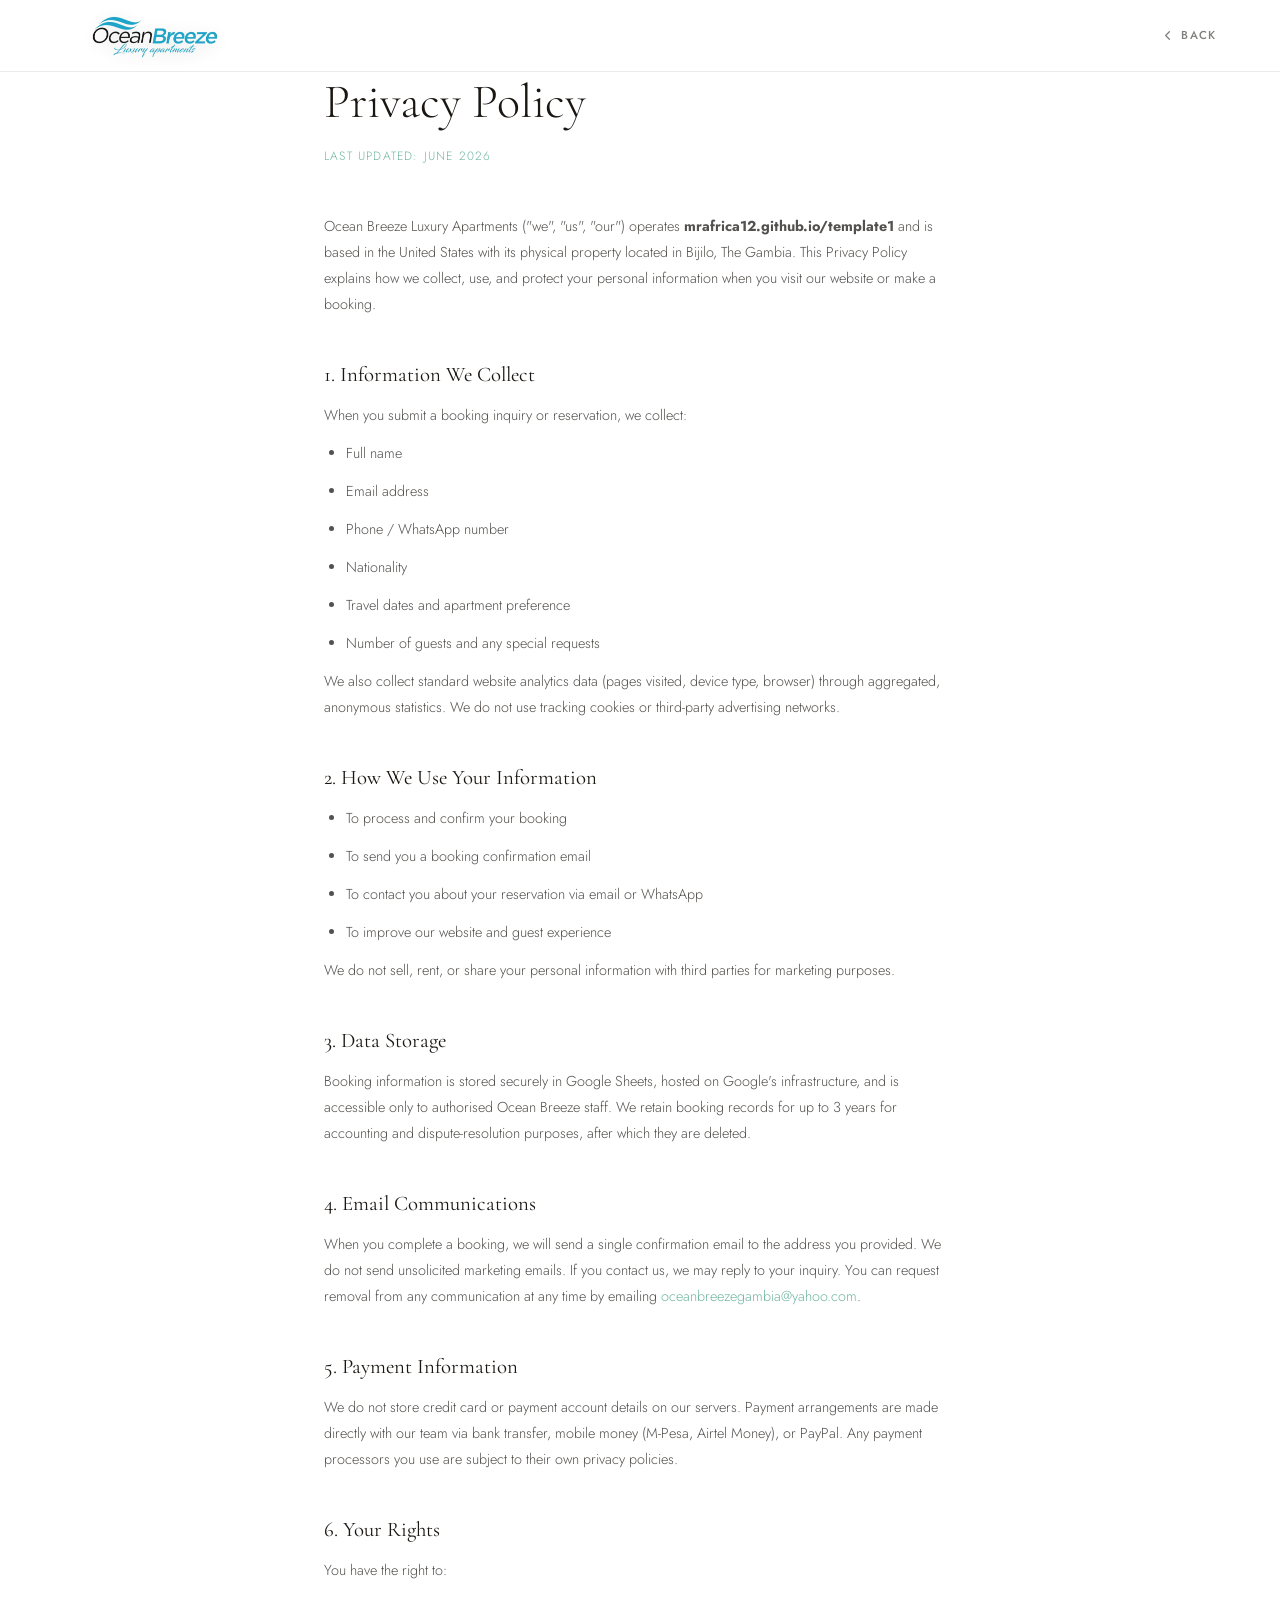
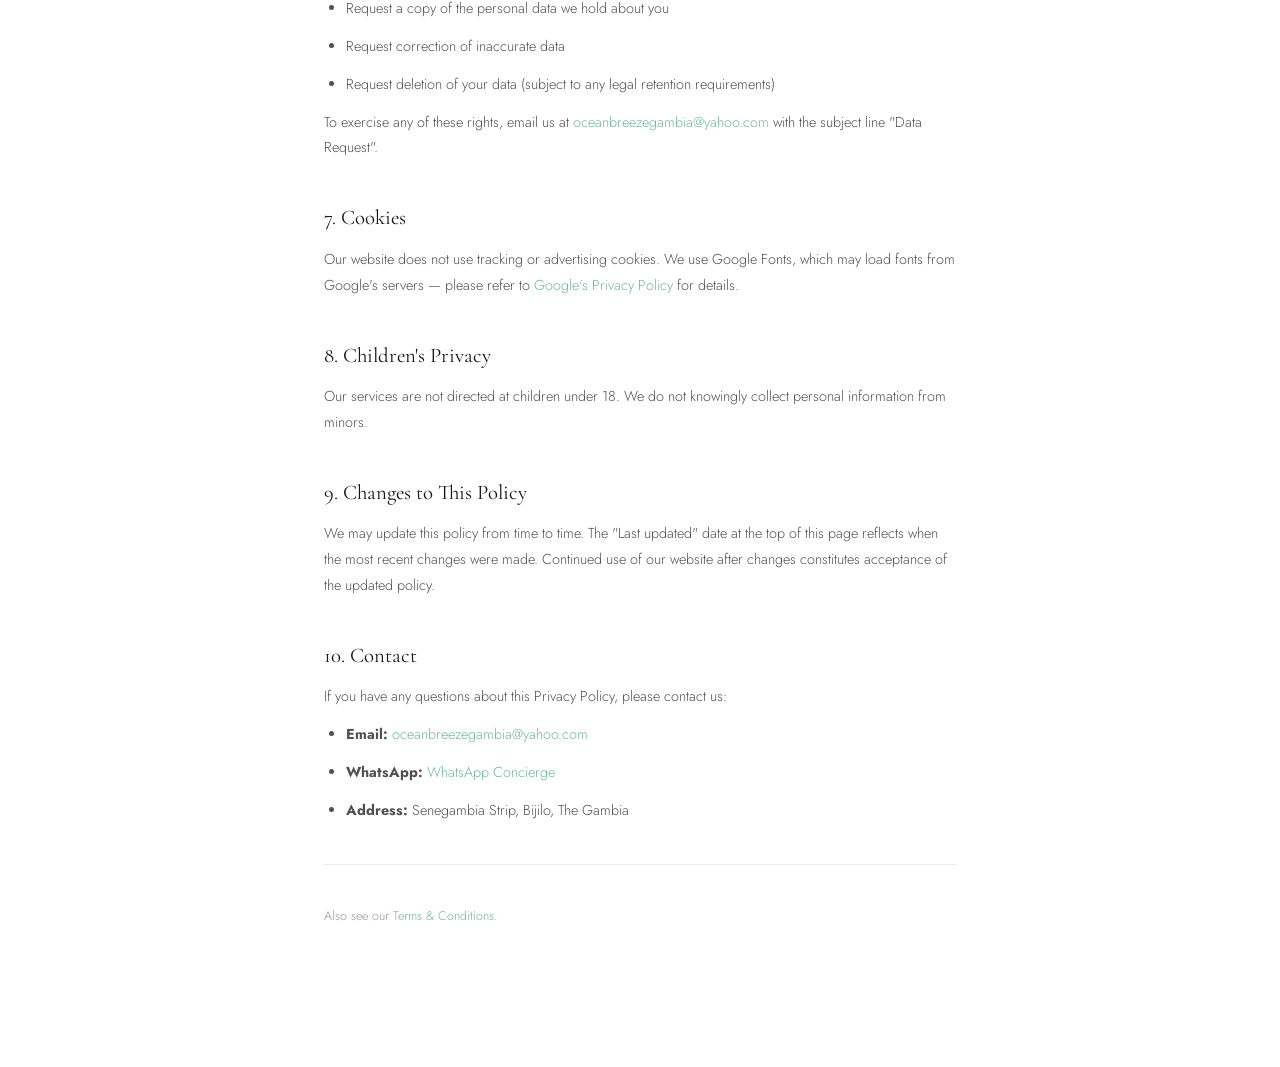
<file: pages/privacy.html>
<!DOCTYPE html>
<html lang="en">
<head>
<meta charset="UTF-8">
<meta name="viewport" content="width=device-width, initial-scale=1.0">
<title>Privacy Policy — Ocean Breeze Luxury Apartments</title>
<meta name="description" content="Privacy Policy for Ocean Breeze Luxury Apartments, Bijilo, The Gambia.">
<meta name="robots" content="noindex,follow">
<link rel="canonical" href="https://mrafrica12.github.io/template1/pages/privacy.html">
<link rel="preconnect" href="https://fonts.googleapis.com">
<link rel="preconnect" href="https://fonts.gstatic.com" crossorigin>
<link href="https://fonts.googleapis.com/css2?family=Cormorant+Garamond:ital,wght@0,300;0,400;0,500;0,600;1,300;1,400&family=Jost:wght@300;400;500;600&display=swap" rel="stylesheet">
<link rel="stylesheet" href="../assets/css/style.css">
<style>
.legal-wrap { max-width: 760px; margin: 0 auto; padding: 4rem 5vw 8rem; }
.legal-wrap h1 { font-family: 'Cormorant Garamond', serif; font-size: clamp(2rem,4vw,3rem); font-weight: 300; margin-bottom: 0.4rem; }
.legal-wrap .updated { font-size: 0.75rem; letter-spacing: 0.1em; text-transform: uppercase; color: var(--teal); margin-bottom: 3rem; display: block; }
.legal-wrap h2 { font-family: 'Cormorant Garamond', serif; font-size: 1.3rem; font-weight: 400; margin: 2.5rem 0 0.75rem; }
.legal-wrap p, .legal-wrap li { font-size: 0.9rem; line-height: 1.8; color: rgba(26,22,18,0.75); margin-bottom: 0.75rem; }
.legal-wrap ul { padding-left: 1.4rem; margin-bottom: 0.75rem; }
.legal-wrap a { color: var(--teal); }
.legal-wrap hr { border: none; border-top: 1px solid rgba(0,0,0,0.08); margin: 2.5rem 0; }
</style>
</head>
<body>

<nav>
  <a href="../index.html" class="nav-logo" aria-label="Ocean Breeze Luxury Apartments home">
    <img src="../assets/logo/oceanbreeze-logo.webp" alt="Ocean Breeze Luxury Apartments" width="184" height="48" loading="lazy" decoding="async">
  </a>
  <a href="../index.html" class="nav-back" style="font-size:.72rem;font-weight:500;letter-spacing:.1em;text-transform:uppercase;color:rgba(26,22,18,.55);text-decoration:none;display:flex;align-items:center;gap:.4rem;min-height:44px;padding:.5rem 0;">
    <svg width="15" height="15" viewBox="0 0 24 24" fill="none" stroke="currentColor" stroke-width="2" stroke-linecap="round" stroke-linejoin="round" aria-hidden="true"><polyline points="15 18 9 12 15 6"/></svg>
    Back
  </a>
</nav>

<main class="legal-wrap">
  <h1>Privacy Policy</h1>
  <span class="updated">Last updated: June 2026</span>

  <p>Ocean Breeze Luxury Apartments ("we", "us", "our") operates <strong>mrafrica12.github.io/template1</strong> and is based in the United States with its physical property located in Bijilo, The Gambia. This Privacy Policy explains how we collect, use, and protect your personal information when you visit our website or make a booking.</p>

  <h2>1. Information We Collect</h2>
  <p>When you submit a booking inquiry or reservation, we collect:</p>
  <ul>
    <li>Full name</li>
    <li>Email address</li>
    <li>Phone / WhatsApp number</li>
    <li>Nationality</li>
    <li>Travel dates and apartment preference</li>
    <li>Number of guests and any special requests</li>
  </ul>
  <p>We also collect standard website analytics data (pages visited, device type, browser) through aggregated, anonymous statistics. We do not use tracking cookies or third-party advertising networks.</p>

  <h2>2. How We Use Your Information</h2>
  <ul>
    <li>To process and confirm your booking</li>
    <li>To send you a booking confirmation email</li>
    <li>To contact you about your reservation via email or WhatsApp</li>
    <li>To improve our website and guest experience</li>
  </ul>
  <p>We do not sell, rent, or share your personal information with third parties for marketing purposes.</p>

  <h2>3. Data Storage</h2>
  <p>Booking information is stored securely in Google Sheets, hosted on Google's infrastructure, and is accessible only to authorised Ocean Breeze staff. We retain booking records for up to 3 years for accounting and dispute-resolution purposes, after which they are deleted.</p>

  <h2>4. Email Communications</h2>
  <p>When you complete a booking, we will send a single confirmation email to the address you provided. We do not send unsolicited marketing emails. If you contact us, we may reply to your inquiry. You can request removal from any communication at any time by emailing <a href="mailto:oceanbreezegambia@yahoo.com">oceanbreezegambia@yahoo.com</a>.</p>

  <h2>5. Payment Information</h2>
  <p>We do not store credit card or payment account details on our servers. Payment arrangements are made directly with our team via bank transfer, mobile money (M-Pesa, Airtel Money), or PayPal. Any payment processors you use are subject to their own privacy policies.</p>

  <h2>6. Your Rights</h2>
  <p>You have the right to:</p>
  <ul>
    <li>Request a copy of the personal data we hold about you</li>
    <li>Request correction of inaccurate data</li>
    <li>Request deletion of your data (subject to any legal retention requirements)</li>
  </ul>
  <p>To exercise any of these rights, email us at <a href="mailto:oceanbreezegambia@yahoo.com">oceanbreezegambia@yahoo.com</a> with the subject line "Data Request".</p>

  <h2>7. Cookies</h2>
  <p>Our website does not use tracking or advertising cookies. We use Google Fonts, which may load fonts from Google's servers — please refer to <a href="https://policies.google.com/privacy" target="_blank" rel="noopener noreferrer">Google's Privacy Policy</a> for details.</p>

  <h2>8. Children's Privacy</h2>
  <p>Our services are not directed at children under 18. We do not knowingly collect personal information from minors.</p>

  <h2>9. Changes to This Policy</h2>
  <p>We may update this policy from time to time. The "Last updated" date at the top of this page reflects when the most recent changes were made. Continued use of our website after changes constitutes acceptance of the updated policy.</p>

  <h2>10. Contact</h2>
  <p>If you have any questions about this Privacy Policy, please contact us:</p>
  <ul>
    <li><strong>Email:</strong> <a href="mailto:oceanbreezegambia@yahoo.com">oceanbreezegambia@yahoo.com</a></li>
    <li><strong>WhatsApp:</strong> <a href="#" data-whatsapp-link target="_blank" rel="noopener noreferrer">WhatsApp Concierge</a></li>
    <li><strong>Address:</strong> Senegambia Strip, Bijilo, The Gambia</li>
  </ul>

  <hr>
  <p style="font-size:0.78rem;color:rgba(26,22,18,.45);">Also see our <a href="terms.html">Terms &amp; Conditions</a>.</p>
</main>

<script src="../assets/js/main.js" defer></script>
</body>
</html>
</file>
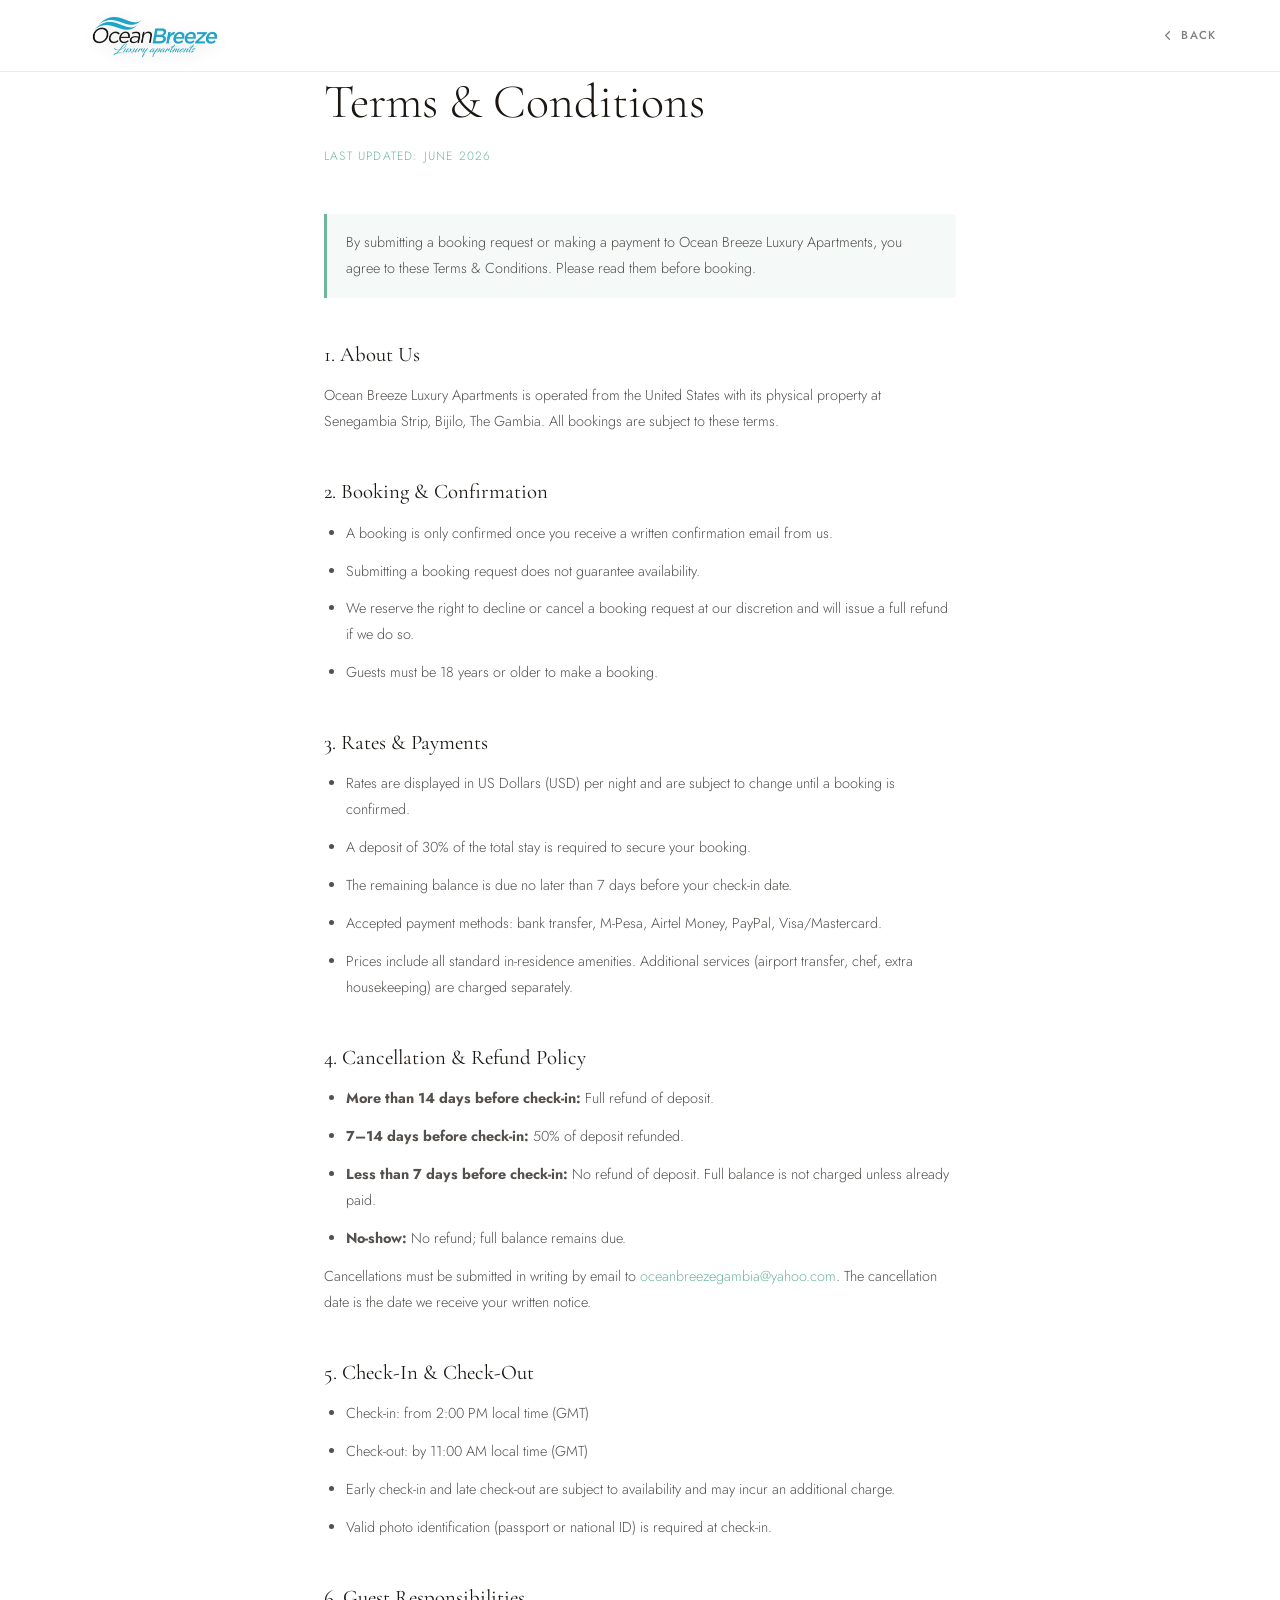
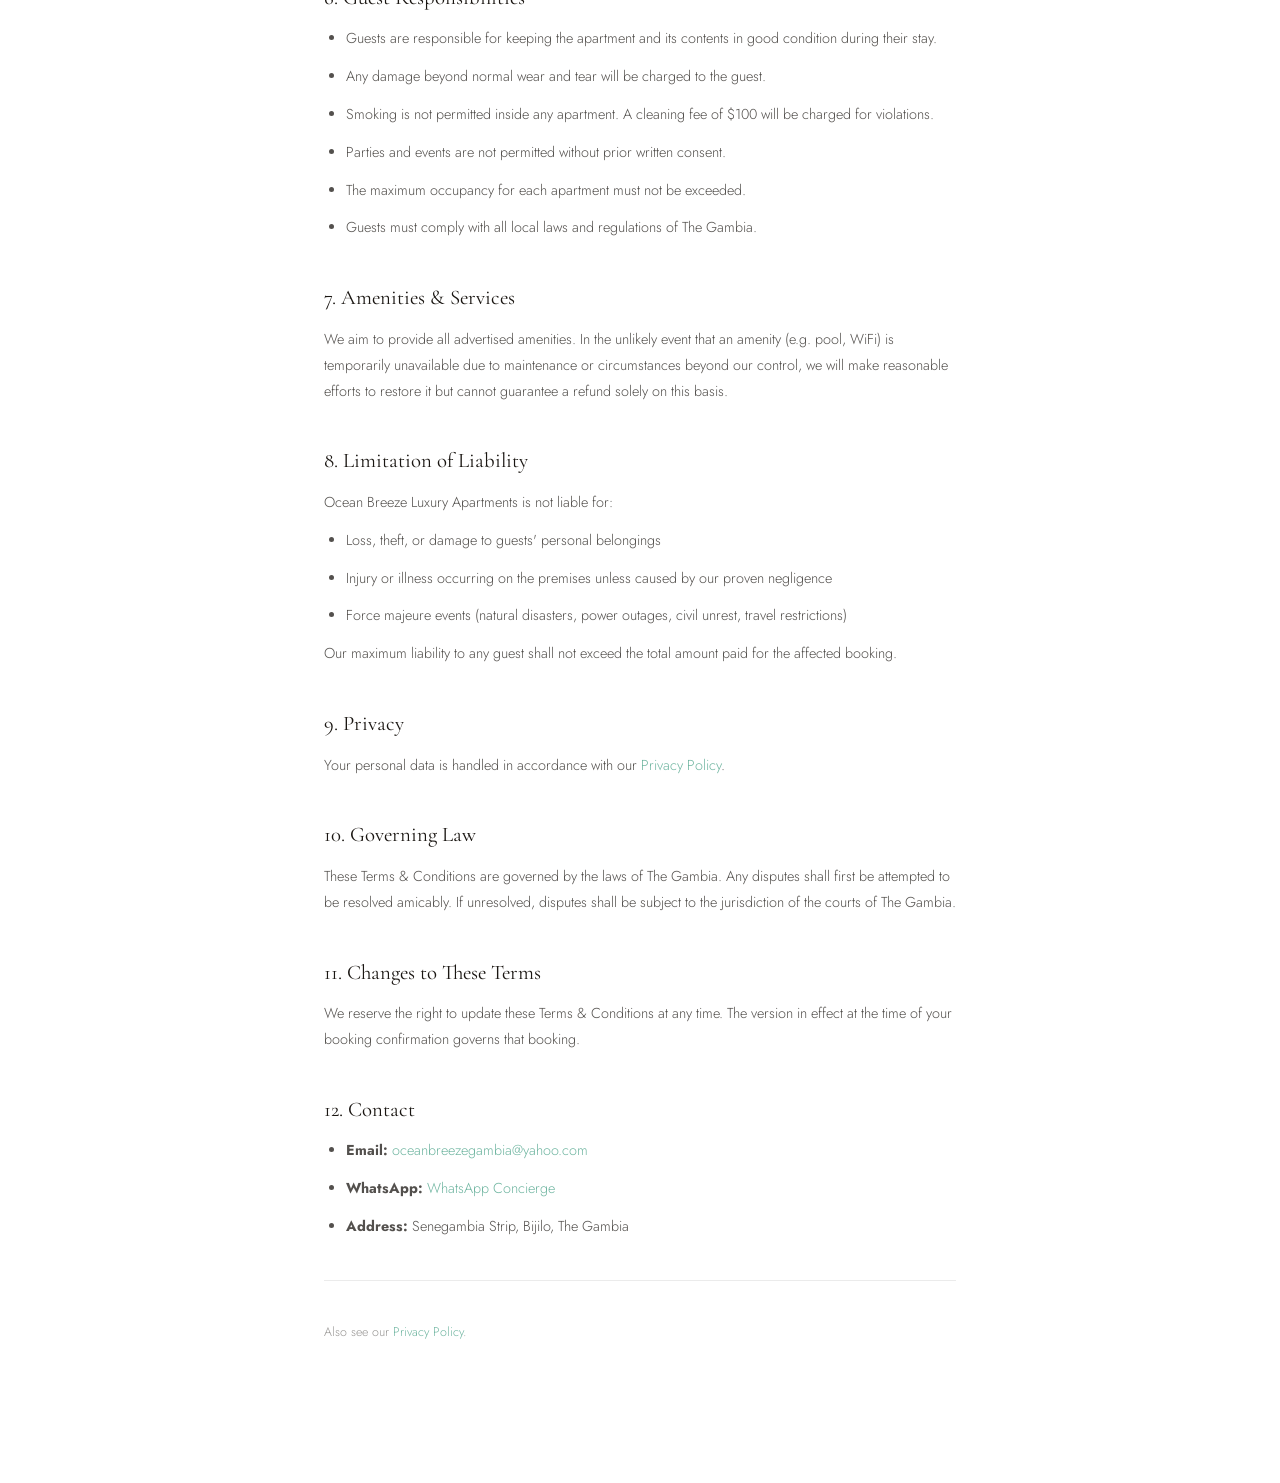
<file: pages/terms.html>
<!DOCTYPE html>
<html lang="en">
<head>
<meta charset="UTF-8">
<meta name="viewport" content="width=device-width, initial-scale=1.0">
<title>Terms &amp; Conditions — Ocean Breeze Luxury Apartments</title>
<meta name="description" content="Terms and Conditions for bookings at Ocean Breeze Luxury Apartments, Bijilo, The Gambia.">
<meta name="robots" content="noindex,follow">
<link rel="canonical" href="https://mrafrica12.github.io/template1/pages/terms.html">
<link rel="preconnect" href="https://fonts.googleapis.com">
<link rel="preconnect" href="https://fonts.gstatic.com" crossorigin>
<link href="https://fonts.googleapis.com/css2?family=Cormorant+Garamond:ital,wght@0,300;0,400;0,500;0,600;1,300;1,400&family=Jost:wght@300;400;500;600&display=swap" rel="stylesheet">
<link rel="stylesheet" href="../assets/css/style.css">
<style>
.legal-wrap { max-width: 760px; margin: 0 auto; padding: 4rem 5vw 8rem; }
.legal-wrap h1 { font-family: 'Cormorant Garamond', serif; font-size: clamp(2rem,4vw,3rem); font-weight: 300; margin-bottom: 0.4rem; }
.legal-wrap .updated { font-size: 0.75rem; letter-spacing: 0.1em; text-transform: uppercase; color: var(--teal); margin-bottom: 3rem; display: block; }
.legal-wrap h2 { font-family: 'Cormorant Garamond', serif; font-size: 1.3rem; font-weight: 400; margin: 2.5rem 0 0.75rem; }
.legal-wrap p, .legal-wrap li { font-size: 0.9rem; line-height: 1.8; color: rgba(26,22,18,0.75); margin-bottom: 0.75rem; }
.legal-wrap ul { padding-left: 1.4rem; margin-bottom: 0.75rem; }
.legal-wrap a { color: var(--teal); }
.legal-wrap hr { border: none; border-top: 1px solid rgba(0,0,0,0.08); margin: 2.5rem 0; }
.highlight-box { background: rgba(111,181,160,.07); border-left: 3px solid var(--teal); padding: 1rem 1.2rem; margin: 1.5rem 0; border-radius: 0 4px 4px 0; }
.highlight-box p { margin-bottom: 0; }
</style>
</head>
<body>

<nav>
  <a href="../index.html" class="nav-logo" aria-label="Ocean Breeze Luxury Apartments home">
    <img src="../assets/logo/oceanbreeze-logo.webp" alt="Ocean Breeze Luxury Apartments" width="184" height="48" loading="lazy" decoding="async">
  </a>
  <a href="../index.html" class="nav-back" style="font-size:.72rem;font-weight:500;letter-spacing:.1em;text-transform:uppercase;color:rgba(26,22,18,.55);text-decoration:none;display:flex;align-items:center;gap:.4rem;min-height:44px;padding:.5rem 0;">
    <svg width="15" height="15" viewBox="0 0 24 24" fill="none" stroke="currentColor" stroke-width="2" stroke-linecap="round" stroke-linejoin="round" aria-hidden="true"><polyline points="15 18 9 12 15 6"/></svg>
    Back
  </a>
</nav>

<main class="legal-wrap">
  <h1>Terms &amp; Conditions</h1>
  <span class="updated">Last updated: June 2026</span>

  <div class="highlight-box">
    <p>By submitting a booking request or making a payment to Ocean Breeze Luxury Apartments, you agree to these Terms &amp; Conditions. Please read them before booking.</p>
  </div>

  <h2>1. About Us</h2>
  <p>Ocean Breeze Luxury Apartments is operated from the United States with its physical property at Senegambia Strip, Bijilo, The Gambia. All bookings are subject to these terms.</p>

  <h2>2. Booking &amp; Confirmation</h2>
  <ul>
    <li>A booking is only confirmed once you receive a written confirmation email from us.</li>
    <li>Submitting a booking request does not guarantee availability.</li>
    <li>We reserve the right to decline or cancel a booking request at our discretion and will issue a full refund if we do so.</li>
    <li>Guests must be 18 years or older to make a booking.</li>
  </ul>

  <h2>3. Rates &amp; Payments</h2>
  <ul>
    <li>Rates are displayed in US Dollars (USD) per night and are subject to change until a booking is confirmed.</li>
    <li>A deposit of 30% of the total stay is required to secure your booking.</li>
    <li>The remaining balance is due no later than 7 days before your check-in date.</li>
    <li>Accepted payment methods: bank transfer, M-Pesa, Airtel Money, PayPal, Visa/Mastercard.</li>
    <li>Prices include all standard in-residence amenities. Additional services (airport transfer, chef, extra housekeeping) are charged separately.</li>
  </ul>

  <h2>4. Cancellation &amp; Refund Policy</h2>
  <ul>
    <li><strong>More than 14 days before check-in:</strong> Full refund of deposit.</li>
    <li><strong>7–14 days before check-in:</strong> 50% of deposit refunded.</li>
    <li><strong>Less than 7 days before check-in:</strong> No refund of deposit. Full balance is not charged unless already paid.</li>
    <li><strong>No-show:</strong> No refund; full balance remains due.</li>
  </ul>
  <p>Cancellations must be submitted in writing by email to <a href="mailto:oceanbreezegambia@yahoo.com">oceanbreezegambia@yahoo.com</a>. The cancellation date is the date we receive your written notice.</p>

  <h2>5. Check-In &amp; Check-Out</h2>
  <ul>
    <li>Check-in: from 2:00 PM local time (GMT)</li>
    <li>Check-out: by 11:00 AM local time (GMT)</li>
    <li>Early check-in and late check-out are subject to availability and may incur an additional charge.</li>
    <li>Valid photo identification (passport or national ID) is required at check-in.</li>
  </ul>

  <h2>6. Guest Responsibilities</h2>
  <ul>
    <li>Guests are responsible for keeping the apartment and its contents in good condition during their stay.</li>
    <li>Any damage beyond normal wear and tear will be charged to the guest.</li>
    <li>Smoking is not permitted inside any apartment. A cleaning fee of $100 will be charged for violations.</li>
    <li>Parties and events are not permitted without prior written consent.</li>
    <li>The maximum occupancy for each apartment must not be exceeded.</li>
    <li>Guests must comply with all local laws and regulations of The Gambia.</li>
  </ul>

  <h2>7. Amenities &amp; Services</h2>
  <p>We aim to provide all advertised amenities. In the unlikely event that an amenity (e.g. pool, WiFi) is temporarily unavailable due to maintenance or circumstances beyond our control, we will make reasonable efforts to restore it but cannot guarantee a refund solely on this basis.</p>

  <h2>8. Limitation of Liability</h2>
  <p>Ocean Breeze Luxury Apartments is not liable for:</p>
  <ul>
    <li>Loss, theft, or damage to guests' personal belongings</li>
    <li>Injury or illness occurring on the premises unless caused by our proven negligence</li>
    <li>Force majeure events (natural disasters, power outages, civil unrest, travel restrictions)</li>
  </ul>
  <p>Our maximum liability to any guest shall not exceed the total amount paid for the affected booking.</p>

  <h2>9. Privacy</h2>
  <p>Your personal data is handled in accordance with our <a href="privacy.html">Privacy Policy</a>.</p>

  <h2>10. Governing Law</h2>
  <p>These Terms &amp; Conditions are governed by the laws of The Gambia. Any disputes shall first be attempted to be resolved amicably. If unresolved, disputes shall be subject to the jurisdiction of the courts of The Gambia.</p>

  <h2>11. Changes to These Terms</h2>
  <p>We reserve the right to update these Terms &amp; Conditions at any time. The version in effect at the time of your booking confirmation governs that booking.</p>

  <h2>12. Contact</h2>
  <ul>
    <li><strong>Email:</strong> <a href="mailto:oceanbreezegambia@yahoo.com">oceanbreezegambia@yahoo.com</a></li>
    <li><strong>WhatsApp:</strong> <a href="#" data-whatsapp-link target="_blank" rel="noopener noreferrer">WhatsApp Concierge</a></li>
    <li><strong>Address:</strong> Senegambia Strip, Bijilo, The Gambia</li>
  </ul>

  <hr>
  <p style="font-size:0.78rem;color:rgba(26,22,18,.45);">Also see our <a href="privacy.html">Privacy Policy</a>.</p>
</main>

<script src="../assets/js/main.js" defer></script>
</body>
</html>
</file>
<file: assets/css/style.css>
/* Ocean Breeze Luxury Apartments — Shared Styles (Light Theme)
   umojaserv.com */

/* ── CUSTOM PROPERTIES ── */
:root {
  /* Light theme remapping — names unchanged so all var() refs auto-update */
  --charcoal: #ffffff;
  --charcoal-mid: #f7f5f1;
  --charcoal-light: #ffffff;
  --teal: #6fb5a0;
  --teal-dim: rgba(111,181,160,0.12);
  --teal-border: rgba(111,181,160,0.28);
  --parchment: #1a1612;
  --parchment-dim: rgba(26,22,18,0.55);
  --gold: #c8a96e;
  --gold-dim: rgba(200,169,110,0.12);
  --gold-border: rgba(200,169,110,0.3);
  --white-5: rgba(0,0,0,0.04);
  --white-8: rgba(0,0,0,0.08);
  --white-12: rgba(0,0,0,0.12);
}

/* ── RESET ── */
*, *::before, *::after { box-sizing: border-box; margin: 0; padding: 0; }

html { scroll-behavior: smooth; -webkit-text-size-adjust: 100%; }

body {
  background: #ffffff;
  color: #1a1612;
  font-family: 'Jost', sans-serif;
  font-weight: 300;
  line-height: 1.6;
  overflow-x: hidden;
  -webkit-font-smoothing: antialiased;
  -moz-osx-font-smoothing: grayscale;
}

input, select, textarea, button { font-family: 'Jost', sans-serif; }
a { text-decoration: none; color: inherit; }

/* ── SCROLLBAR ── */
::-webkit-scrollbar { width: 4px; }
::-webkit-scrollbar-track { background: transparent; }
::-webkit-scrollbar-thumb { background: rgba(111,181,160,0.4); border-radius: 2px; }

/* ── NAV ── */
nav {
  position: fixed;
  top: 0; left: 0; right: 0;
  z-index: 100;
  display: flex;
  align-items: center;
  justify-content: space-between;
  padding: 0 5vw;
  height: 72px;
  background: rgba(255,255,255,0.88);
  backdrop-filter: blur(16px);
  -webkit-backdrop-filter: blur(16px);
  border-bottom: 1px solid rgba(0,0,0,0.08);
  transition: background 0.3s;
  will-change: background;
}
nav.scrolled { background: rgba(255,255,255,0.97); }

.nav-logo {
  display: inline-flex;
  align-items: center;
  justify-content: center;
  width: 184px;
  height: 48px;
  padding: 0;
  background: transparent;
  border: 0;
  box-shadow: none;
  text-decoration: none;
  flex-shrink: 0;
}
.nav-logo img {
  display: block;
  width: 100%; height: 100%;
  object-fit: contain;
  opacity: 0.92;
  filter: drop-shadow(0 4px 10px rgba(0,0,0,0.12));
}

.nav-links { display: flex; gap: 2.4rem; list-style: none; }
.nav-links a {
  font-size: 0.78rem;
  font-weight: 500;
  letter-spacing: 0.12em;
  text-transform: uppercase;
  color: rgba(26,22,18,0.6);
  text-decoration: none;
  transition: color 0.2s;
}
.nav-links a:hover { color: var(--teal); }

.btn-book {
  display: inline-flex;
  align-items: center;
  gap: 0.4rem;
  padding: 0.55rem 1.4rem;
  background: var(--teal);
  color: #ffffff;
  font-family: 'Jost', sans-serif;
  font-size: 0.78rem;
  font-weight: 600;
  letter-spacing: 0.1em;
  text-transform: uppercase;
  text-decoration: none;
  border: none;
  cursor: pointer;
  transition: background 0.2s, transform 0.15s;
}
.btn-book:hover { background: #5a9e8a; transform: translateY(-1px); }

/* Hamburger */
.nav-hamburger {
  display: none;
  flex-direction: column;
  justify-content: center;
  align-items: center;
  gap: 5px;
  cursor: pointer;
  background: none;
  border: none;
  padding: 0;
  width: 44px;
  height: 44px;
  flex-shrink: 0;
}
.nav-hamburger span {
  display: block;
  width: 22px; height: 1.5px;
  background: #1a1612;
  transition: all 0.3s;
}
.nav-hamburger[aria-expanded="true"] span:nth-child(1) {
  transform: translateY(6.5px) rotate(45deg);
}
.nav-hamburger[aria-expanded="true"] span:nth-child(2) {
  opacity: 0; transform: scaleX(0);
}
.nav-hamburger[aria-expanded="true"] span:nth-child(3) {
  transform: translateY(-6.5px) rotate(-45deg);
}

/* Mobile drawer — full-screen luxury overlay */
.nav-drawer {
  display: flex;
  flex-direction: column;
  justify-content: center;
  position: fixed;
  inset: 0;
  background: rgba(252, 249, 245, 0.98);
  backdrop-filter: blur(20px);
  -webkit-backdrop-filter: blur(20px);
  z-index: 200;
  padding: 5vw 8vw 6rem;
  opacity: 0;
  pointer-events: none;
  transition: opacity 0.4s ease;
}
.nav-drawer.open {
  opacity: 1;
  pointer-events: all;
}
.nav-drawer ul {
  list-style: none;
  margin: 0;
  display: flex;
  flex-direction: column;
  gap: 0;
}
.nav-drawer ul li { overflow: hidden; }
.nav-drawer ul a {
  display: block;
  font-family: 'Cormorant Garamond', serif;
  font-size: clamp(2.4rem, 9vw, 3.4rem);
  font-weight: 300;
  font-style: italic;
  letter-spacing: -0.01em;
  color: rgba(26, 22, 18, 0.35);
  text-decoration: none;
  line-height: 1.25;
  padding: 0.3rem 0;
  transition: color 0.2s;
}
.nav-drawer ul a:hover { color: var(--teal); }
.nav-drawer .drawer-book {
  display: inline-flex;
  margin-top: 2.5rem;
  font-family: 'Jost', sans-serif;
  font-size: 0.72rem;
  font-weight: 600;
  letter-spacing: 0.18em;
  text-transform: uppercase;
  color: var(--teal);
  text-decoration: none;
  border-bottom: 1px solid var(--teal);
  padding-bottom: 0.25rem;
  transition: color 0.2s, border-color 0.2s;
}
.nav-drawer .drawer-book:hover { color: rgba(26,22,18,0.8); border-color: rgba(26,22,18,0.4); }
.nav-drawer .drawer-location {
  position: absolute;
  bottom: 2.5rem; left: 8vw;
  font-size: 0.65rem;
  font-weight: 500;
  letter-spacing: 0.18em;
  text-transform: uppercase;
  color: rgba(26, 22, 18, 0.25);
}

/* ── SECTION COMMON ── */
.section-eyebrow {
  font-size: 0.72rem;
  font-weight: 600;
  letter-spacing: 0.2em;
  text-transform: uppercase;
  color: var(--teal);
  margin-bottom: 0.75rem;
}
.section-title {
  font-family: 'Cormorant Garamond', serif;
  font-size: clamp(2rem, 4vw, 3rem);
  font-weight: 300;
  line-height: 1.15;
  color: #1a1612;
  margin-bottom: 1rem;
}
.section-sub {
  font-size: 0.88rem;
  color: rgba(26,22,18,0.55);
  max-width: 520px;
  margin-bottom: 3rem;
}

/* ── FOOTER ── */
footer {
  padding: 3rem 5vw;
  background: #f7f5f1;
  border-top: 1px solid rgba(0,0,0,0.08);
  display: grid;
  grid-template-columns: 1fr 1fr 1fr 1fr;
  gap: 2rem;
}
.footer-brand .nav-logo { margin-bottom: 0.75rem; }
.footer-brand p { font-size: 0.82rem; color: rgba(26,22,18,0.55); line-height: 1.7; }
.footer-col h4 {
  font-size: 0.68rem;
  font-weight: 600;
  letter-spacing: 0.18em;
  text-transform: uppercase;
  color: var(--teal);
  margin-bottom: 1rem;
}
.footer-col a {
  display: block;
  font-size: 0.82rem;
  color: rgba(26,22,18,0.55);
  text-decoration: none;
  margin-bottom: 0;
  padding: 12px 0;
  transition: color 0.2s;
}
.footer-col a:hover { color: #1a1612; }
.footer-bottom {
  padding: 1.2rem 5vw;
  background: #eeebe4;
  border-top: 1px solid rgba(0,0,0,0.06);
  display: flex;
  align-items: center;
  justify-content: space-between;
  font-size: 0.72rem;
  color: rgba(26,22,18,0.35);
  letter-spacing: 0.05em;
}

/* ── WHATSAPP FAB ── */
.fab-whatsapp {
  position: fixed;
  bottom: 1.8rem;
  right: 1.8rem;
  z-index: 200;
  display: inline-flex;
  align-items: center;
  gap: 0.55rem;
  padding: 0.75rem 1.3rem 0.75rem 1rem;
  border-radius: 50px;
  background: #25d366;
  box-shadow: 0 4px 20px rgba(37,211,102,0.35), 0 2px 8px rgba(0,0,0,0.12);
  text-decoration: none;
  transition: transform 0.2s, box-shadow 0.2s;
  animation: fabBounce 3s ease-in-out 2s infinite;
  will-change: transform;
}
.fab-whatsapp:hover {
  transform: scale(1.05) translateY(-2px);
  box-shadow: 0 6px 28px rgba(37,211,102,0.45), 0 2px 8px rgba(0,0,0,0.12);
  animation-play-state: paused;
}
.fab-icon { display: inline-flex; align-items: center; flex-shrink: 0; }
.fab-icon svg { width: 22px; height: 22px; fill: white; }
.fab-text {
  color: white;
  font-family: 'Jost', sans-serif;
  font-size: 0.76rem;
  font-weight: 600;
  letter-spacing: 0.06em;
  white-space: nowrap;
}

/* ── ANIMATIONS ── */
@keyframes fadeUp {
  from { opacity: 0; transform: translateY(20px); }
  to   { opacity: 1; transform: translateY(0); }
}
@keyframes fabBounce {
  0%, 100% { transform: translateY(0); }
  50%       { transform: translateY(-4px); }
}
@keyframes pulse {
  0%, 100% { opacity: 1; transform: scale(1); }
  50%       { opacity: 0.4; transform: scale(0.7); }
}

/* ── RESPONSIVE ── */
@media (max-width: 900px) {
  .nav-links { display: none; }
  nav > .btn-book { display: none; }
  .nav-hamburger { display: flex; }
  footer { grid-template-columns: 1fr 1fr; }
  .footer-brand { grid-column: 1 / -1; }
}

@media (max-width: 600px) {
  .nav-logo { width: 154px; height: 44px; }
  footer { grid-template-columns: 1fr; }
  .footer-bottom { flex-direction: column; gap: 0.5rem; text-align: center; }
  .fab-whatsapp {
    width: 56px; height: 56px;
    border-radius: 50%;
    padding: 0; gap: 0;
    justify-content: center;
  }
  .fab-text { display: none; }
}
</file>
